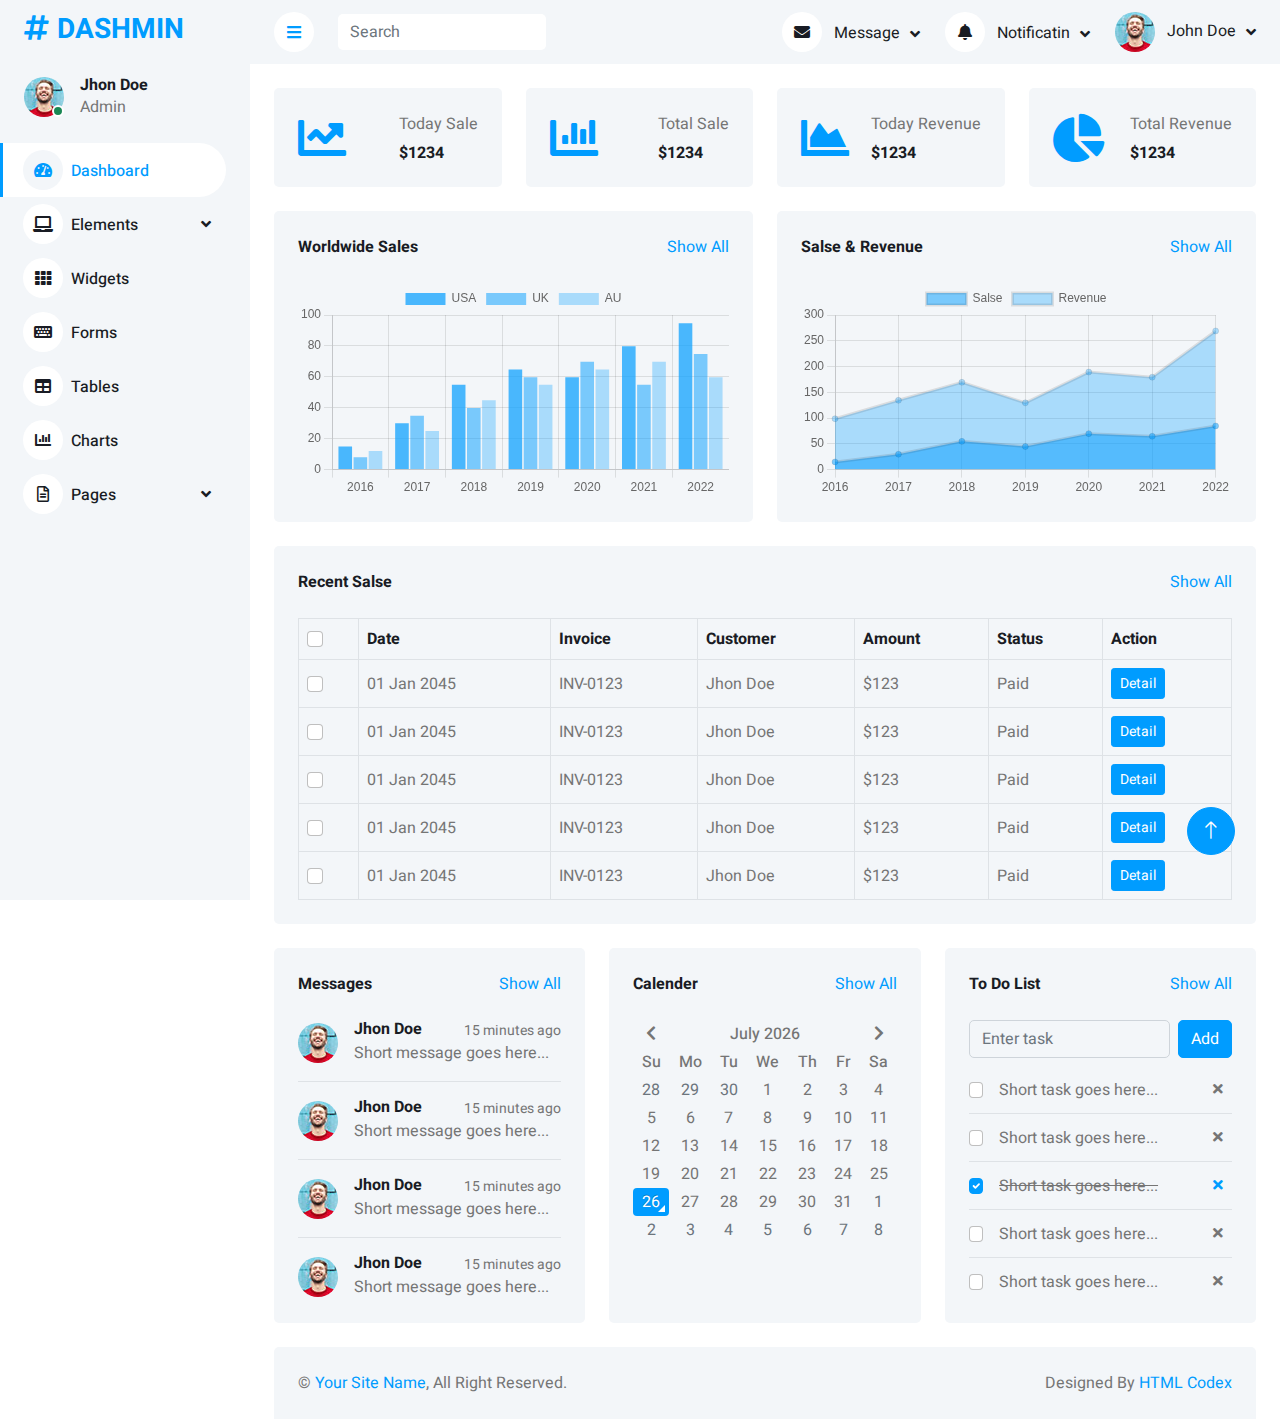
<file: PRJ381 Project - Template/index.html>
<!DOCTYPE html>
<html lang="en">

<head>
    <meta charset="utf-8">
    <title>DASHMIN - Bootstrap Admin Template</title>
    <meta content="width=device-width, initial-scale=1.0" name="viewport">
    <meta content="" name="keywords">
    <meta content="" name="description">

    <!-- Favicon -->
    <link href="img/favicon.ico" rel="icon">

    <!-- Google Web Fonts -->
    <link rel="preconnect" href="https://fonts.googleapis.com">
    <link rel="preconnect" href="https://fonts.gstatic.com" crossorigin>
    <link href="https://fonts.googleapis.com/css2?family=Heebo:wght@400;500;600;700&display=swap" rel="stylesheet">
    
    <!-- Icon Font Stylesheet -->
    <link href="https://cdnjs.cloudflare.com/ajax/libs/font-awesome/5.10.0/css/all.min.css" rel="stylesheet">
    <link href="https://cdn.jsdelivr.net/npm/bootstrap-icons@1.4.1/font/bootstrap-icons.css" rel="stylesheet">

    <!-- Libraries Stylesheet -->
    <link href="lib/owlcarousel/assets/owl.carousel.min.css" rel="stylesheet">
    <link href="lib/tempusdominus/css/tempusdominus-bootstrap-4.min.css" rel="stylesheet" />

    <!-- Customized Bootstrap Stylesheet -->
    <link href="css/bootstrap.min.css" rel="stylesheet">

    <!-- Template Stylesheet -->
    <link href="css/style.css" rel="stylesheet">
</head>

<body>
    <div class="container-fluid position-relative bg-white d-flex p-0">
        <!-- Spinner Start -->
        <div id="spinner" class="show bg-white position-fixed translate-middle w-100 vh-100 top-50 start-50 d-flex align-items-center justify-content-center">
            <div class="spinner-border text-primary" style="width: 3rem; height: 3rem;" role="status">
                <span class="sr-only">Loading...</span>
            </div>
        </div>
        <!-- Spinner End -->


        <!-- Sidebar Start -->
        <div class="sidebar pe-4 pb-3">
            <nav class="navbar bg-light navbar-light">
                <a href="index.html" class="navbar-brand mx-4 mb-3">
                    <h3 class="text-primary"><i class="fa fa-hashtag me-2"></i>DASHMIN</h3>
                </a>
                <div class="d-flex align-items-center ms-4 mb-4">
                    <div class="position-relative">
                        <img class="rounded-circle" src="img/user.jpg" alt="" style="width: 40px; height: 40px;">
                        <div class="bg-success rounded-circle border border-2 border-white position-absolute end-0 bottom-0 p-1"></div>
                    </div>
                    <div class="ms-3">
                        <h6 class="mb-0">Jhon Doe</h6>
                        <span>Admin</span>
                    </div>
                </div>
                <div class="navbar-nav w-100">
                    <a href="index.html" class="nav-item nav-link active"><i class="fa fa-tachometer-alt me-2"></i>Dashboard</a>
                    <div class="nav-item dropdown">
                        <a href="#" class="nav-link dropdown-toggle" data-bs-toggle="dropdown"><i class="fa fa-laptop me-2"></i>Elements</a>
                        <div class="dropdown-menu bg-transparent border-0">
                            <a href="button.html" class="dropdown-item">Buttons</a>
                            <a href="typography.html" class="dropdown-item">Typography</a>
                            <a href="element.html" class="dropdown-item">Other Elements</a>
                        </div>
                    </div>
                    <a href="widget.html" class="nav-item nav-link"><i class="fa fa-th me-2"></i>Widgets</a>
                    <a href="form.html" class="nav-item nav-link"><i class="fa fa-keyboard me-2"></i>Forms</a>
                    <a href="table.html" class="nav-item nav-link"><i class="fa fa-table me-2"></i>Tables</a>
                    <a href="chart.html" class="nav-item nav-link"><i class="fa fa-chart-bar me-2"></i>Charts</a>
                    <div class="nav-item dropdown">
                        <a href="#" class="nav-link dropdown-toggle" data-bs-toggle="dropdown"><i class="far fa-file-alt me-2"></i>Pages</a>
                        <div class="dropdown-menu bg-transparent border-0">
                            <a href="signin.html" class="dropdown-item">Sign In</a>
                            <a href="signup.html" class="dropdown-item">Sign Up</a>
                            <a href="404.html" class="dropdown-item">404 Error</a>
                            <a href="blank.html" class="dropdown-item">Blank Page</a>
                        </div>
                    </div>
                </div>
            </nav>
        </div>
        <!-- Sidebar End -->


        <!-- Content Start -->
        <div class="content">
            <!-- Navbar Start -->
            <nav class="navbar navbar-expand bg-light navbar-light sticky-top px-4 py-0">
                <a href="index.html" class="navbar-brand d-flex d-lg-none me-4">
                    <h2 class="text-primary mb-0"><i class="fa fa-hashtag"></i></h2>
                </a>
                <a href="#" class="sidebar-toggler flex-shrink-0">
                    <i class="fa fa-bars"></i>
                </a>
                <form class="d-none d-md-flex ms-4">
                    <input class="form-control border-0" type="search" placeholder="Search">
                </form>
                <div class="navbar-nav align-items-center ms-auto">
                    <div class="nav-item dropdown">
                        <a href="#" class="nav-link dropdown-toggle" data-bs-toggle="dropdown">
                            <i class="fa fa-envelope me-lg-2"></i>
                            <span class="d-none d-lg-inline-flex">Message</span>
                        </a>
                        <div class="dropdown-menu dropdown-menu-end bg-light border-0 rounded-0 rounded-bottom m-0">
                            <a href="#" class="dropdown-item">
                                <div class="d-flex align-items-center">
                                    <img class="rounded-circle" src="img/user.jpg" alt="" style="width: 40px; height: 40px;">
                                    <div class="ms-2">
                                        <h6 class="fw-normal mb-0">Jhon send you a message</h6>
                                        <small>15 minutes ago</small>
                                    </div>
                                </div>
                            </a>
                            <hr class="dropdown-divider">
                            <a href="#" class="dropdown-item">
                                <div class="d-flex align-items-center">
                                    <img class="rounded-circle" src="img/user.jpg" alt="" style="width: 40px; height: 40px;">
                                    <div class="ms-2">
                                        <h6 class="fw-normal mb-0">Jhon send you a message</h6>
                                        <small>15 minutes ago</small>
                                    </div>
                                </div>
                            </a>
                            <hr class="dropdown-divider">
                            <a href="#" class="dropdown-item">
                                <div class="d-flex align-items-center">
                                    <img class="rounded-circle" src="img/user.jpg" alt="" style="width: 40px; height: 40px;">
                                    <div class="ms-2">
                                        <h6 class="fw-normal mb-0">Jhon send you a message</h6>
                                        <small>15 minutes ago</small>
                                    </div>
                                </div>
                            </a>
                            <hr class="dropdown-divider">
                            <a href="#" class="dropdown-item text-center">See all message</a>
                        </div>
                    </div>
                    <div class="nav-item dropdown">
                        <a href="#" class="nav-link dropdown-toggle" data-bs-toggle="dropdown">
                            <i class="fa fa-bell me-lg-2"></i>
                            <span class="d-none d-lg-inline-flex">Notificatin</span>
                        </a>
                        <div class="dropdown-menu dropdown-menu-end bg-light border-0 rounded-0 rounded-bottom m-0">
                            <a href="#" class="dropdown-item">
                                <h6 class="fw-normal mb-0">Profile updated</h6>
                                <small>15 minutes ago</small>
                            </a>
                            <hr class="dropdown-divider">
                            <a href="#" class="dropdown-item">
                                <h6 class="fw-normal mb-0">New user added</h6>
                                <small>15 minutes ago</small>
                            </a>
                            <hr class="dropdown-divider">
                            <a href="#" class="dropdown-item">
                                <h6 class="fw-normal mb-0">Password changed</h6>
                                <small>15 minutes ago</small>
                            </a>
                            <hr class="dropdown-divider">
                            <a href="#" class="dropdown-item text-center">See all notifications</a>
                        </div>
                    </div>
                    <div class="nav-item dropdown">
                        <a href="#" class="nav-link dropdown-toggle" data-bs-toggle="dropdown">
                            <img class="rounded-circle me-lg-2" src="img/user.jpg" alt="" style="width: 40px; height: 40px;">
                            <span class="d-none d-lg-inline-flex">John Doe</span>
                        </a>
                        <div class="dropdown-menu dropdown-menu-end bg-light border-0 rounded-0 rounded-bottom m-0">
                            <a href="#" class="dropdown-item">My Profile</a>
                            <a href="#" class="dropdown-item">Settings</a>
                            <a href="#" class="dropdown-item">Log Out</a>
                        </div>
                    </div>
                </div>
            </nav>
            <!-- Navbar End -->


            <!-- Sale & Revenue Start -->
            <div class="container-fluid pt-4 px-4">
                <div class="row g-4">
                    <div class="col-sm-6 col-xl-3">
                        <div class="bg-light rounded d-flex align-items-center justify-content-between p-4">
                            <i class="fa fa-chart-line fa-3x text-primary"></i>
                            <div class="ms-3">
                                <p class="mb-2">Today Sale</p>
                                <h6 class="mb-0">$1234</h6>
                            </div>
                        </div>
                    </div>
                    <div class="col-sm-6 col-xl-3">
                        <div class="bg-light rounded d-flex align-items-center justify-content-between p-4">
                            <i class="fa fa-chart-bar fa-3x text-primary"></i>
                            <div class="ms-3">
                                <p class="mb-2">Total Sale</p>
                                <h6 class="mb-0">$1234</h6>
                            </div>
                        </div>
                    </div>
                    <div class="col-sm-6 col-xl-3">
                        <div class="bg-light rounded d-flex align-items-center justify-content-between p-4">
                            <i class="fa fa-chart-area fa-3x text-primary"></i>
                            <div class="ms-3">
                                <p class="mb-2">Today Revenue</p>
                                <h6 class="mb-0">$1234</h6>
                            </div>
                        </div>
                    </div>
                    <div class="col-sm-6 col-xl-3">
                        <div class="bg-light rounded d-flex align-items-center justify-content-between p-4">
                            <i class="fa fa-chart-pie fa-3x text-primary"></i>
                            <div class="ms-3">
                                <p class="mb-2">Total Revenue</p>
                                <h6 class="mb-0">$1234</h6>
                            </div>
                        </div>
                    </div>
                </div>
            </div>
            <!-- Sale & Revenue End -->


            <!-- Sales Chart Start -->
            <div class="container-fluid pt-4 px-4">
                <div class="row g-4">
                    <div class="col-sm-12 col-xl-6">
                        <div class="bg-light text-center rounded p-4">
                            <div class="d-flex align-items-center justify-content-between mb-4">
                                <h6 class="mb-0">Worldwide Sales</h6>
                                <a href="">Show All</a>
                            </div>
                            <canvas id="worldwide-sales"></canvas>
                        </div>
                    </div>
                    <div class="col-sm-12 col-xl-6">
                        <div class="bg-light text-center rounded p-4">
                            <div class="d-flex align-items-center justify-content-between mb-4">
                                <h6 class="mb-0">Salse & Revenue</h6>
                                <a href="">Show All</a>
                            </div>
                            <canvas id="salse-revenue"></canvas>
                        </div>
                    </div>
                </div>
            </div>
            <!-- Sales Chart End -->


            <!-- Recent Sales Start -->
            <div class="container-fluid pt-4 px-4">
                <div class="bg-light text-center rounded p-4">
                    <div class="d-flex align-items-center justify-content-between mb-4">
                        <h6 class="mb-0">Recent Salse</h6>
                        <a href="">Show All</a>
                    </div>
                    <div class="table-responsive">
                        <table class="table text-start align-middle table-bordered table-hover mb-0">
                            <thead>
                                <tr class="text-dark">
                                    <th scope="col"><input class="form-check-input" type="checkbox"></th>
                                    <th scope="col">Date</th>
                                    <th scope="col">Invoice</th>
                                    <th scope="col">Customer</th>
                                    <th scope="col">Amount</th>
                                    <th scope="col">Status</th>
                                    <th scope="col">Action</th>
                                </tr>
                            </thead>
                            <tbody>
                                <tr>
                                    <td><input class="form-check-input" type="checkbox"></td>
                                    <td>01 Jan 2045</td>
                                    <td>INV-0123</td>
                                    <td>Jhon Doe</td>
                                    <td>$123</td>
                                    <td>Paid</td>
                                    <td><a class="btn btn-sm btn-primary" href="">Detail</a></td>
                                </tr>
                                <tr>
                                    <td><input class="form-check-input" type="checkbox"></td>
                                    <td>01 Jan 2045</td>
                                    <td>INV-0123</td>
                                    <td>Jhon Doe</td>
                                    <td>$123</td>
                                    <td>Paid</td>
                                    <td><a class="btn btn-sm btn-primary" href="">Detail</a></td>
                                </tr>
                                <tr>
                                    <td><input class="form-check-input" type="checkbox"></td>
                                    <td>01 Jan 2045</td>
                                    <td>INV-0123</td>
                                    <td>Jhon Doe</td>
                                    <td>$123</td>
                                    <td>Paid</td>
                                    <td><a class="btn btn-sm btn-primary" href="">Detail</a></td>
                                </tr>
                                <tr>
                                    <td><input class="form-check-input" type="checkbox"></td>
                                    <td>01 Jan 2045</td>
                                    <td>INV-0123</td>
                                    <td>Jhon Doe</td>
                                    <td>$123</td>
                                    <td>Paid</td>
                                    <td><a class="btn btn-sm btn-primary" href="">Detail</a></td>
                                </tr>
                                <tr>
                                    <td><input class="form-check-input" type="checkbox"></td>
                                    <td>01 Jan 2045</td>
                                    <td>INV-0123</td>
                                    <td>Jhon Doe</td>
                                    <td>$123</td>
                                    <td>Paid</td>
                                    <td><a class="btn btn-sm btn-primary" href="">Detail</a></td>
                                </tr>
                            </tbody>
                        </table>
                    </div>
                </div>
            </div>
            <!-- Recent Sales End -->


            <!-- Widgets Start -->
            <div class="container-fluid pt-4 px-4">
                <div class="row g-4">
                    <div class="col-sm-12 col-md-6 col-xl-4">
                        <div class="h-100 bg-light rounded p-4">
                            <div class="d-flex align-items-center justify-content-between mb-2">
                                <h6 class="mb-0">Messages</h6>
                                <a href="">Show All</a>
                            </div>
                            <div class="d-flex align-items-center border-bottom py-3">
                                <img class="rounded-circle flex-shrink-0" src="img/user.jpg" alt="" style="width: 40px; height: 40px;">
                                <div class="w-100 ms-3">
                                    <div class="d-flex w-100 justify-content-between">
                                        <h6 class="mb-0">Jhon Doe</h6>
                                        <small>15 minutes ago</small>
                                    </div>
                                    <span>Short message goes here...</span>
                                </div>
                            </div>
                            <div class="d-flex align-items-center border-bottom py-3">
                                <img class="rounded-circle flex-shrink-0" src="img/user.jpg" alt="" style="width: 40px; height: 40px;">
                                <div class="w-100 ms-3">
                                    <div class="d-flex w-100 justify-content-between">
                                        <h6 class="mb-0">Jhon Doe</h6>
                                        <small>15 minutes ago</small>
                                    </div>
                                    <span>Short message goes here...</span>
                                </div>
                            </div>
                            <div class="d-flex align-items-center border-bottom py-3">
                                <img class="rounded-circle flex-shrink-0" src="img/user.jpg" alt="" style="width: 40px; height: 40px;">
                                <div class="w-100 ms-3">
                                    <div class="d-flex w-100 justify-content-between">
                                        <h6 class="mb-0">Jhon Doe</h6>
                                        <small>15 minutes ago</small>
                                    </div>
                                    <span>Short message goes here...</span>
                                </div>
                            </div>
                            <div class="d-flex align-items-center pt-3">
                                <img class="rounded-circle flex-shrink-0" src="img/user.jpg" alt="" style="width: 40px; height: 40px;">
                                <div class="w-100 ms-3">
                                    <div class="d-flex w-100 justify-content-between">
                                        <h6 class="mb-0">Jhon Doe</h6>
                                        <small>15 minutes ago</small>
                                    </div>
                                    <span>Short message goes here...</span>
                                </div>
                            </div>
                        </div>
                    </div>
                    <div class="col-sm-12 col-md-6 col-xl-4">
                        <div class="h-100 bg-light rounded p-4">
                            <div class="d-flex align-items-center justify-content-between mb-4">
                                <h6 class="mb-0">Calender</h6>
                                <a href="">Show All</a>
                            </div>
                            <div id="calender"></div>
                        </div>
                    </div>
                    <div class="col-sm-12 col-md-6 col-xl-4">
                        <div class="h-100 bg-light rounded p-4">
                            <div class="d-flex align-items-center justify-content-between mb-4">
                                <h6 class="mb-0">To Do List</h6>
                                <a href="">Show All</a>
                            </div>
                            <div class="d-flex mb-2">
                                <input class="form-control bg-transparent" type="text" placeholder="Enter task">
                                <button type="button" class="btn btn-primary ms-2">Add</button>
                            </div>
                            <div class="d-flex align-items-center border-bottom py-2">
                                <input class="form-check-input m-0" type="checkbox">
                                <div class="w-100 ms-3">
                                    <div class="d-flex w-100 align-items-center justify-content-between">
                                        <span>Short task goes here...</span>
                                        <button class="btn btn-sm"><i class="fa fa-times"></i></button>
                                    </div>
                                </div>
                            </div>
                            <div class="d-flex align-items-center border-bottom py-2">
                                <input class="form-check-input m-0" type="checkbox">
                                <div class="w-100 ms-3">
                                    <div class="d-flex w-100 align-items-center justify-content-between">
                                        <span>Short task goes here...</span>
                                        <button class="btn btn-sm"><i class="fa fa-times"></i></button>
                                    </div>
                                </div>
                            </div>
                            <div class="d-flex align-items-center border-bottom py-2">
                                <input class="form-check-input m-0" type="checkbox" checked>
                                <div class="w-100 ms-3">
                                    <div class="d-flex w-100 align-items-center justify-content-between">
                                        <span><del>Short task goes here...</del></span>
                                        <button class="btn btn-sm text-primary"><i class="fa fa-times"></i></button>
                                    </div>
                                </div>
                            </div>
                            <div class="d-flex align-items-center border-bottom py-2">
                                <input class="form-check-input m-0" type="checkbox">
                                <div class="w-100 ms-3">
                                    <div class="d-flex w-100 align-items-center justify-content-between">
                                        <span>Short task goes here...</span>
                                        <button class="btn btn-sm"><i class="fa fa-times"></i></button>
                                    </div>
                                </div>
                            </div>
                            <div class="d-flex align-items-center pt-2">
                                <input class="form-check-input m-0" type="checkbox">
                                <div class="w-100 ms-3">
                                    <div class="d-flex w-100 align-items-center justify-content-between">
                                        <span>Short task goes here...</span>
                                        <button class="btn btn-sm"><i class="fa fa-times"></i></button>
                                    </div>
                                </div>
                            </div>
                        </div>
                    </div>
                </div>
            </div>
            <!-- Widgets End -->


            <!-- Footer Start -->
            <div class="container-fluid pt-4 px-4">
                <div class="bg-light rounded-top p-4">
                    <div class="row">
                        <div class="col-12 col-sm-6 text-center text-sm-start">
                            &copy; <a href="#">Your Site Name</a>, All Right Reserved. 
                        </div>
                        <div class="col-12 col-sm-6 text-center text-sm-end">
                            <!--/*** This template is free as long as you keep the footer author’s credit link/attribution link/backlink. If you'd like to use the template without the footer author’s credit link/attribution link/backlink, you can purchase the Credit Removal License from "https://htmlcodex.com/credit-removal". Thank you for your support. ***/-->
                            Designed By <a href="https://htmlcodex.com">HTML Codex</a>
                        </div>
                    </div>
                </div>
            </div>
            <!-- Footer End -->
        </div>
        <!-- Content End -->


        <!-- Back to Top -->
        <a href="#" class="btn btn-lg btn-primary btn-lg-square back-to-top"><i class="bi bi-arrow-up"></i></a>
    </div>

    <!-- JavaScript Libraries -->
    <script src="https://code.jquery.com/jquery-3.4.1.min.js"></script>
    <script src="https://cdn.jsdelivr.net/npm/bootstrap@5.0.0/dist/js/bootstrap.bundle.min.js"></script>
    <script src="lib/chart/chart.min.js"></script>
    <script src="lib/easing/easing.min.js"></script>
    <script src="lib/waypoints/waypoints.min.js"></script>
    <script src="lib/owlcarousel/owl.carousel.min.js"></script>
    <script src="lib/tempusdominus/js/moment.min.js"></script>
    <script src="lib/tempusdominus/js/moment-timezone.min.js"></script>
    <script src="lib/tempusdominus/js/tempusdominus-bootstrap-4.min.js"></script>

    <!-- Template Javascript -->
    <script src="js/main.js"></script>
</body>

</html>
</file>
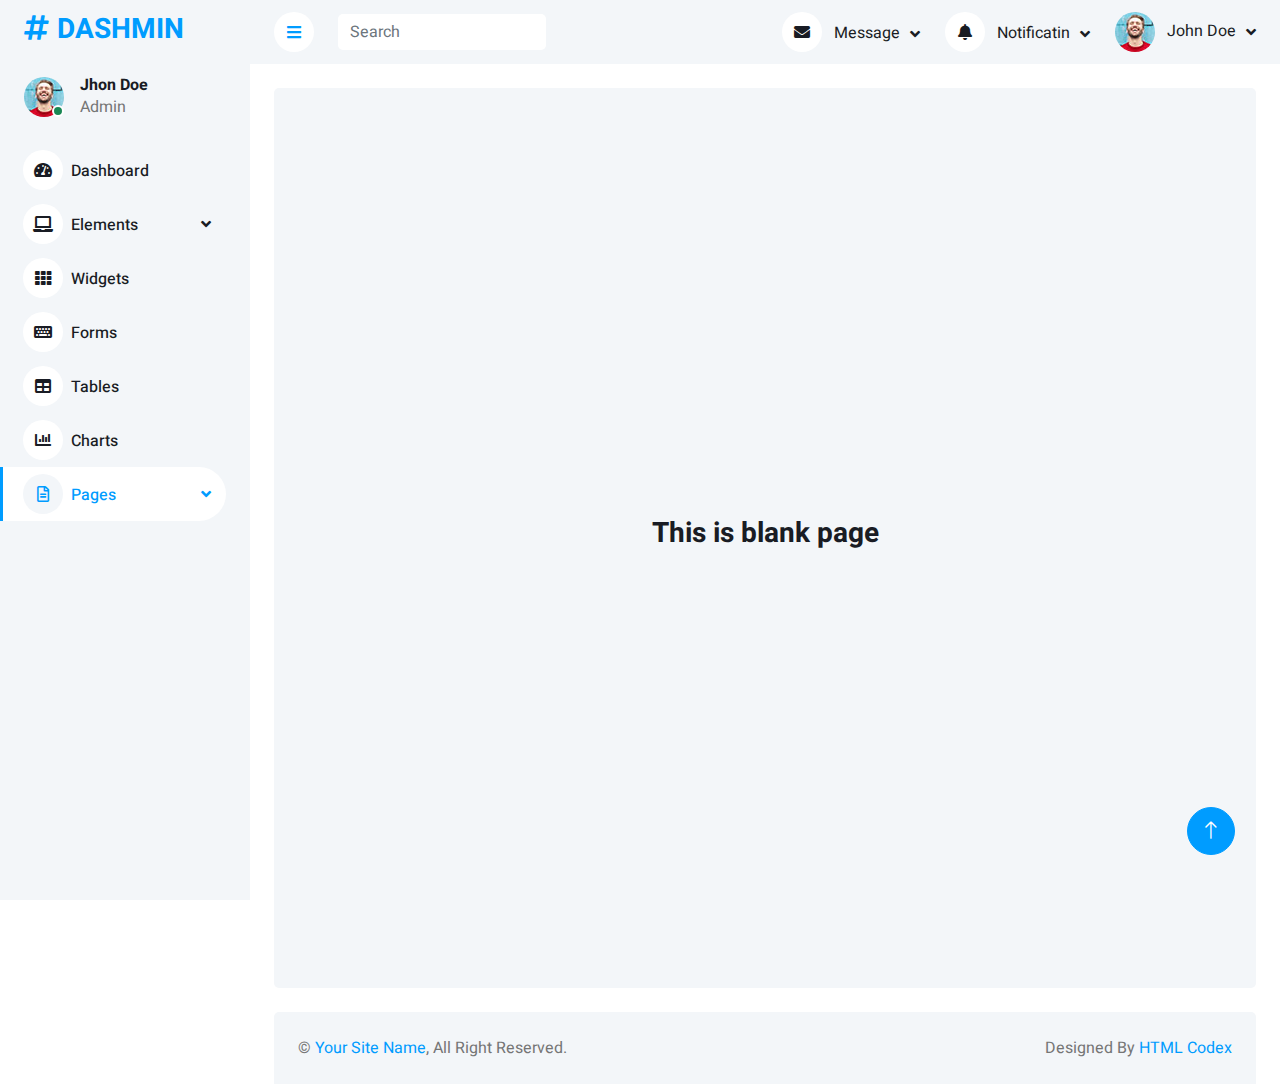
<file: PRJ381 Project - Template/blank.html>
<!DOCTYPE html>
<html lang="en">

<head>
    <meta charset="utf-8">
    <title>DASHMIN - Bootstrap Admin Template</title>
    <meta content="width=device-width, initial-scale=1.0" name="viewport">
    <meta content="" name="keywords">
    <meta content="" name="description">

    <!-- Favicon -->
    <link href="img/favicon.ico" rel="icon">

    <!-- Google Web Fonts -->
    <link rel="preconnect" href="https://fonts.googleapis.com">
    <link rel="preconnect" href="https://fonts.gstatic.com" crossorigin>
    <link href="https://fonts.googleapis.com/css2?family=Heebo:wght@400;500;600;700&display=swap" rel="stylesheet">
    
    <!-- Icon Font Stylesheet -->
    <link href="https://cdnjs.cloudflare.com/ajax/libs/font-awesome/5.10.0/css/all.min.css" rel="stylesheet">
    <link href="https://cdn.jsdelivr.net/npm/bootstrap-icons@1.4.1/font/bootstrap-icons.css" rel="stylesheet">

    <!-- Libraries Stylesheet -->
    <link href="lib/owlcarousel/assets/owl.carousel.min.css" rel="stylesheet">
    <link href="lib/tempusdominus/css/tempusdominus-bootstrap-4.min.css" rel="stylesheet" />

    <!-- Customized Bootstrap Stylesheet -->
    <link href="css/bootstrap.min.css" rel="stylesheet">

    <!-- Template Stylesheet -->
    <link href="css/style.css" rel="stylesheet">
</head>

<body>
    <div class="container-fluid position-relative bg-white d-flex p-0">
        <!-- Spinner Start -->
        <div id="spinner" class="show bg-white position-fixed translate-middle w-100 vh-100 top-50 start-50 d-flex align-items-center justify-content-center">
            <div class="spinner-border text-primary" style="width: 3rem; height: 3rem;" role="status">
                <span class="sr-only">Loading...</span>
            </div>
        </div>
        <!-- Spinner End -->


        <!-- Sidebar Start -->
        <div class="sidebar pe-4 pb-3">
            <nav class="navbar bg-light navbar-light">
                <a href="index.html" class="navbar-brand mx-4 mb-3">
                    <h3 class="text-primary"><i class="fa fa-hashtag me-2"></i>DASHMIN</h3>
                </a>
                <div class="d-flex align-items-center ms-4 mb-4">
                    <div class="position-relative">
                        <img class="rounded-circle" src="img/user.jpg" alt="" style="width: 40px; height: 40px;">
                        <div class="bg-success rounded-circle border border-2 border-white position-absolute end-0 bottom-0 p-1"></div>
                    </div>
                    <div class="ms-3">
                        <h6 class="mb-0">Jhon Doe</h6>
                        <span>Admin</span>
                    </div>
                </div>
                <div class="navbar-nav w-100">
                    <a href="index.html" class="nav-item nav-link"><i class="fa fa-tachometer-alt me-2"></i>Dashboard</a>
                    <div class="nav-item dropdown">
                        <a href="#" class="nav-link dropdown-toggle" data-bs-toggle="dropdown"><i class="fa fa-laptop me-2"></i>Elements</a>
                        <div class="dropdown-menu bg-transparent border-0">
                            <a href="button.html" class="dropdown-item">Buttons</a>
                            <a href="typography.html" class="dropdown-item">Typography</a>
                            <a href="element.html" class="dropdown-item">Other Elements</a>
                        </div>
                    </div>
                    <a href="widget.html" class="nav-item nav-link"><i class="fa fa-th me-2"></i>Widgets</a>
                    <a href="form.html" class="nav-item nav-link"><i class="fa fa-keyboard me-2"></i>Forms</a>
                    <a href="table.html" class="nav-item nav-link"><i class="fa fa-table me-2"></i>Tables</a>
                    <a href="chart.html" class="nav-item nav-link"><i class="fa fa-chart-bar me-2"></i>Charts</a>
                    <div class="nav-item dropdown">
                        <a href="#" class="nav-link dropdown-toggle active" data-bs-toggle="dropdown"><i class="far fa-file-alt me-2"></i>Pages</a>
                        <div class="dropdown-menu bg-transparent border-0">
                            <a href="signin.html" class="dropdown-item">Sign In</a>
                            <a href="signup.html" class="dropdown-item">Sign Up</a>
                            <a href="404.html" class="dropdown-item">404 Error</a>
                            <a href="blank.html" class="dropdown-item active">Blank Page</a>
                        </div>
                    </div>
                </div>
            </nav>
        </div>
        <!-- Sidebar End -->


        <!-- Content Start -->
        <div class="content">
            <!-- Navbar Start -->
            <nav class="navbar navbar-expand bg-light navbar-light sticky-top px-4 py-0">
                <a href="index.html" class="navbar-brand d-flex d-lg-none me-4">
                    <h2 class="text-primary mb-0"><i class="fa fa-hashtag"></i></h2>
                </a>
                <a href="#" class="sidebar-toggler flex-shrink-0">
                    <i class="fa fa-bars"></i>
                </a>
                <form class="d-none d-md-flex ms-4">
                    <input class="form-control border-0" type="search" placeholder="Search">
                </form>
                <div class="navbar-nav align-items-center ms-auto">
                    <div class="nav-item dropdown">
                        <a href="#" class="nav-link dropdown-toggle" data-bs-toggle="dropdown">
                            <i class="fa fa-envelope me-lg-2"></i>
                            <span class="d-none d-lg-inline-flex">Message</span>
                        </a>
                        <div class="dropdown-menu dropdown-menu-end bg-light border-0 rounded-0 rounded-bottom m-0">
                            <a href="#" class="dropdown-item">
                                <div class="d-flex align-items-center">
                                    <img class="rounded-circle" src="img/user.jpg" alt="" style="width: 40px; height: 40px;">
                                    <div class="ms-2">
                                        <h6 class="fw-normal mb-0">Jhon send you a message</h6>
                                        <small>15 minutes ago</small>
                                    </div>
                                </div>
                            </a>
                            <hr class="dropdown-divider">
                            <a href="#" class="dropdown-item">
                                <div class="d-flex align-items-center">
                                    <img class="rounded-circle" src="img/user.jpg" alt="" style="width: 40px; height: 40px;">
                                    <div class="ms-2">
                                        <h6 class="fw-normal mb-0">Jhon send you a message</h6>
                                        <small>15 minutes ago</small>
                                    </div>
                                </div>
                            </a>
                            <hr class="dropdown-divider">
                            <a href="#" class="dropdown-item">
                                <div class="d-flex align-items-center">
                                    <img class="rounded-circle" src="img/user.jpg" alt="" style="width: 40px; height: 40px;">
                                    <div class="ms-2">
                                        <h6 class="fw-normal mb-0">Jhon send you a message</h6>
                                        <small>15 minutes ago</small>
                                    </div>
                                </div>
                            </a>
                            <hr class="dropdown-divider">
                            <a href="#" class="dropdown-item text-center">See all message</a>
                        </div>
                    </div>
                    <div class="nav-item dropdown">
                        <a href="#" class="nav-link dropdown-toggle" data-bs-toggle="dropdown">
                            <i class="fa fa-bell me-lg-2"></i>
                            <span class="d-none d-lg-inline-flex">Notificatin</span>
                        </a>
                        <div class="dropdown-menu dropdown-menu-end bg-light border-0 rounded-0 rounded-bottom m-0">
                            <a href="#" class="dropdown-item">
                                <h6 class="fw-normal mb-0">Profile updated</h6>
                                <small>15 minutes ago</small>
                            </a>
                            <hr class="dropdown-divider">
                            <a href="#" class="dropdown-item">
                                <h6 class="fw-normal mb-0">New user added</h6>
                                <small>15 minutes ago</small>
                            </a>
                            <hr class="dropdown-divider">
                            <a href="#" class="dropdown-item">
                                <h6 class="fw-normal mb-0">Password changed</h6>
                                <small>15 minutes ago</small>
                            </a>
                            <hr class="dropdown-divider">
                            <a href="#" class="dropdown-item text-center">See all notifications</a>
                        </div>
                    </div>
                    <div class="nav-item dropdown">
                        <a href="#" class="nav-link dropdown-toggle" data-bs-toggle="dropdown">
                            <img class="rounded-circle me-lg-2" src="img/user.jpg" alt="" style="width: 40px; height: 40px;">
                            <span class="d-none d-lg-inline-flex">John Doe</span>
                        </a>
                        <div class="dropdown-menu dropdown-menu-end bg-light border-0 rounded-0 rounded-bottom m-0">
                            <a href="#" class="dropdown-item">My Profile</a>
                            <a href="#" class="dropdown-item">Settings</a>
                            <a href="#" class="dropdown-item">Log Out</a>
                        </div>
                    </div>
                </div>
            </nav>
            <!-- Navbar End -->


            <!-- Blank Start -->
            <div class="container-fluid pt-4 px-4">
                <div class="row vh-100 bg-light rounded align-items-center justify-content-center mx-0">
                    <div class="col-md-6 text-center">
                        <h3>This is blank page</h3>
                    </div>
                </div>
            </div>
            <!-- Blank End -->


            <!-- Footer Start -->
            <div class="container-fluid pt-4 px-4">
                <div class="bg-light rounded-top p-4">
                    <div class="row">
                        <div class="col-12 col-sm-6 text-center text-sm-start">
                            &copy; <a href="#">Your Site Name</a>, All Right Reserved. 
                        </div>
                        <div class="col-12 col-sm-6 text-center text-sm-end">
                            <!--/*** This template is free as long as you keep the footer author’s credit link/attribution link/backlink. If you'd like to use the template without the footer author’s credit link/attribution link/backlink, you can purchase the Credit Removal License from "https://htmlcodex.com/credit-removal". Thank you for your support. ***/-->
                            Designed By <a href="https://htmlcodex.com">HTML Codex</a>
                        </div>
                    </div>
                </div>
            </div>
            <!-- Footer End -->
        </div>
        <!-- Content End -->


        <!-- Back to Top -->
        <a href="#" class="btn btn-lg btn-primary btn-lg-square back-to-top"><i class="bi bi-arrow-up"></i></a>
    </div>

    <!-- JavaScript Libraries -->
    <script src="https://code.jquery.com/jquery-3.4.1.min.js"></script>
    <script src="https://cdn.jsdelivr.net/npm/bootstrap@5.0.0/dist/js/bootstrap.bundle.min.js"></script>
    <script src="lib/chart/chart.min.js"></script>
    <script src="lib/easing/easing.min.js"></script>
    <script src="lib/waypoints/waypoints.min.js"></script>
    <script src="lib/owlcarousel/owl.carousel.min.js"></script>
    <script src="lib/tempusdominus/js/moment.min.js"></script>
    <script src="lib/tempusdominus/js/moment-timezone.min.js"></script>
    <script src="lib/tempusdominus/js/tempusdominus-bootstrap-4.min.js"></script>

    <!-- Template Javascript -->
    <script src="js/main.js"></script>
</body>

</html>
</file>
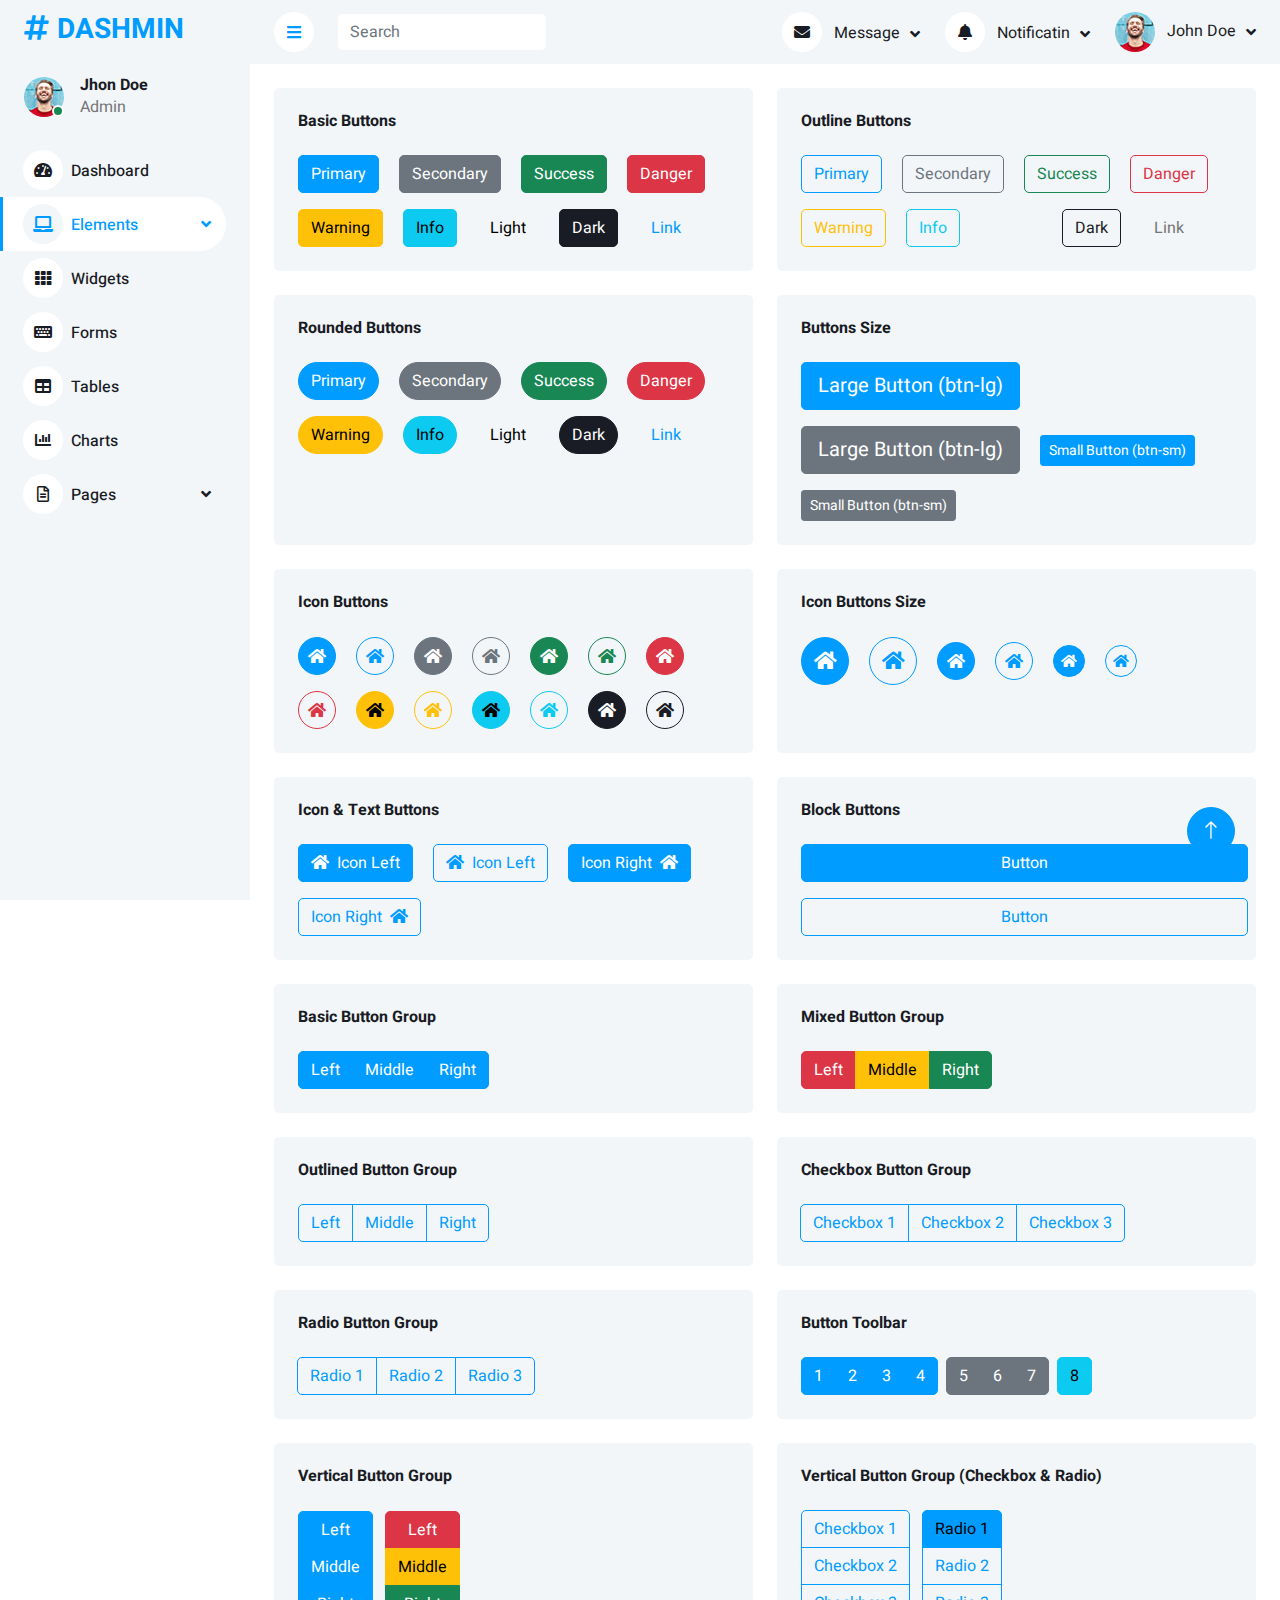
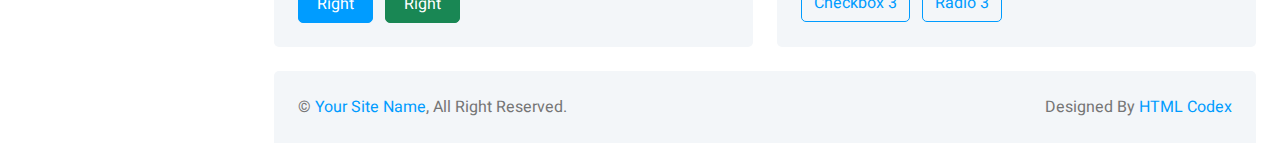
<file: PRJ381 Project - Template/button.html>
<!DOCTYPE html>
<html lang="en">

<head>
    <meta charset="utf-8">
    <title>DASHMIN - Bootstrap Admin Template</title>
    <meta content="width=device-width, initial-scale=1.0" name="viewport">
    <meta content="" name="keywords">
    <meta content="" name="description">

    <!-- Favicon -->
    <link href="img/favicon.ico" rel="icon">

    <!-- Google Web Fonts -->
    <link rel="preconnect" href="https://fonts.googleapis.com">
    <link rel="preconnect" href="https://fonts.gstatic.com" crossorigin>
    <link href="https://fonts.googleapis.com/css2?family=Heebo:wght@400;500;600;700&display=swap" rel="stylesheet">
    
    <!-- Icon Font Stylesheet -->
    <link href="https://cdnjs.cloudflare.com/ajax/libs/font-awesome/5.10.0/css/all.min.css" rel="stylesheet">
    <link href="https://cdn.jsdelivr.net/npm/bootstrap-icons@1.4.1/font/bootstrap-icons.css" rel="stylesheet">

    <!-- Libraries Stylesheet -->
    <link href="lib/owlcarousel/assets/owl.carousel.min.css" rel="stylesheet">
    <link href="lib/tempusdominus/css/tempusdominus-bootstrap-4.min.css" rel="stylesheet" />

    <!-- Customized Bootstrap Stylesheet -->
    <link href="css/bootstrap.min.css" rel="stylesheet">

    <!-- Template Stylesheet -->
    <link href="css/style.css" rel="stylesheet">
</head>

<body>
    <div class="container-fluid position-relative bg-white d-flex p-0">
        <!-- Spinner Start -->
        <div id="spinner" class="show bg-white position-fixed translate-middle w-100 vh-100 top-50 start-50 d-flex align-items-center justify-content-center">
            <div class="spinner-border text-primary" style="width: 3rem; height: 3rem;" role="status">
                <span class="sr-only">Loading...</span>
            </div>
        </div>
        <!-- Spinner End -->


        <!-- Sidebar Start -->
        <div class="sidebar pe-4 pb-3">
            <nav class="navbar bg-light navbar-light">
                <a href="index.html" class="navbar-brand mx-4 mb-3">
                    <h3 class="text-primary"><i class="fa fa-hashtag me-2"></i>DASHMIN</h3>
                </a>
                <div class="d-flex align-items-center ms-4 mb-4">
                    <div class="position-relative">
                        <img class="rounded-circle" src="img/user.jpg" alt="" style="width: 40px; height: 40px;">
                        <div class="bg-success rounded-circle border border-2 border-white position-absolute end-0 bottom-0 p-1"></div>
                    </div>
                    <div class="ms-3">
                        <h6 class="mb-0">Jhon Doe</h6>
                        <span>Admin</span>
                    </div>
                </div>
                <div class="navbar-nav w-100">
                    <a href="index.html" class="nav-item nav-link"><i class="fa fa-tachometer-alt me-2"></i>Dashboard</a>
                    <div class="nav-item dropdown">
                        <a href="#" class="nav-link dropdown-toggle active" data-bs-toggle="dropdown"><i class="fa fa-laptop me-2"></i>Elements</a>
                        <div class="dropdown-menu bg-transparent border-0">
                            <a href="button.html" class="dropdown-item active">Buttons</a>
                            <a href="typography.html" class="dropdown-item">Typography</a>
                            <a href="element.html" class="dropdown-item">Other Elements</a>
                        </div>
                    </div>
                    <a href="widget.html" class="nav-item nav-link"><i class="fa fa-th me-2"></i>Widgets</a>
                    <a href="form.html" class="nav-item nav-link"><i class="fa fa-keyboard me-2"></i>Forms</a>
                    <a href="table.html" class="nav-item nav-link"><i class="fa fa-table me-2"></i>Tables</a>
                    <a href="chart.html" class="nav-item nav-link"><i class="fa fa-chart-bar me-2"></i>Charts</a>
                    <div class="nav-item dropdown">
                        <a href="#" class="nav-link dropdown-toggle" data-bs-toggle="dropdown"><i class="far fa-file-alt me-2"></i>Pages</a>
                        <div class="dropdown-menu bg-transparent border-0">
                            <a href="signin.html" class="dropdown-item">Sign In</a>
                            <a href="signup.html" class="dropdown-item">Sign Up</a>
                            <a href="404.html" class="dropdown-item">404 Error</a>
                            <a href="blank.html" class="dropdown-item">Blank Page</a>
                        </div>
                    </div>
                </div>
            </nav>
        </div>
        <!-- Sidebar End -->


        <!-- Content Start -->
        <div class="content">
            <!-- Navbar Start -->
            <nav class="navbar navbar-expand bg-light navbar-light sticky-top px-4 py-0">
                <a href="index.html" class="navbar-brand d-flex d-lg-none me-4">
                    <h2 class="text-primary mb-0"><i class="fa fa-hashtag"></i></h2>
                </a>
                <a href="#" class="sidebar-toggler flex-shrink-0">
                    <i class="fa fa-bars"></i>
                </a>
                <form class="d-none d-md-flex ms-4">
                    <input class="form-control border-0" type="search" placeholder="Search">
                </form>
                <div class="navbar-nav align-items-center ms-auto">
                    <div class="nav-item dropdown">
                        <a href="#" class="nav-link dropdown-toggle" data-bs-toggle="dropdown">
                            <i class="fa fa-envelope me-lg-2"></i>
                            <span class="d-none d-lg-inline-flex">Message</span>
                        </a>
                        <div class="dropdown-menu dropdown-menu-end bg-light border-0 rounded-0 rounded-bottom m-0">
                            <a href="#" class="dropdown-item">
                                <div class="d-flex align-items-center">
                                    <img class="rounded-circle" src="img/user.jpg" alt="" style="width: 40px; height: 40px;">
                                    <div class="ms-2">
                                        <h6 class="fw-normal mb-0">Jhon send you a message</h6>
                                        <small>15 minutes ago</small>
                                    </div>
                                </div>
                            </a>
                            <hr class="dropdown-divider">
                            <a href="#" class="dropdown-item">
                                <div class="d-flex align-items-center">
                                    <img class="rounded-circle" src="img/user.jpg" alt="" style="width: 40px; height: 40px;">
                                    <div class="ms-2">
                                        <h6 class="fw-normal mb-0">Jhon send you a message</h6>
                                        <small>15 minutes ago</small>
                                    </div>
                                </div>
                            </a>
                            <hr class="dropdown-divider">
                            <a href="#" class="dropdown-item">
                                <div class="d-flex align-items-center">
                                    <img class="rounded-circle" src="img/user.jpg" alt="" style="width: 40px; height: 40px;">
                                    <div class="ms-2">
                                        <h6 class="fw-normal mb-0">Jhon send you a message</h6>
                                        <small>15 minutes ago</small>
                                    </div>
                                </div>
                            </a>
                            <hr class="dropdown-divider">
                            <a href="#" class="dropdown-item text-center">See all message</a>
                        </div>
                    </div>
                    <div class="nav-item dropdown">
                        <a href="#" class="nav-link dropdown-toggle" data-bs-toggle="dropdown">
                            <i class="fa fa-bell me-lg-2"></i>
                            <span class="d-none d-lg-inline-flex">Notificatin</span>
                        </a>
                        <div class="dropdown-menu dropdown-menu-end bg-light border-0 rounded-0 rounded-bottom m-0">
                            <a href="#" class="dropdown-item">
                                <h6 class="fw-normal mb-0">Profile updated</h6>
                                <small>15 minutes ago</small>
                            </a>
                            <hr class="dropdown-divider">
                            <a href="#" class="dropdown-item">
                                <h6 class="fw-normal mb-0">New user added</h6>
                                <small>15 minutes ago</small>
                            </a>
                            <hr class="dropdown-divider">
                            <a href="#" class="dropdown-item">
                                <h6 class="fw-normal mb-0">Password changed</h6>
                                <small>15 minutes ago</small>
                            </a>
                            <hr class="dropdown-divider">
                            <a href="#" class="dropdown-item text-center">See all notifications</a>
                        </div>
                    </div>
                    <div class="nav-item dropdown">
                        <a href="#" class="nav-link dropdown-toggle" data-bs-toggle="dropdown">
                            <img class="rounded-circle me-lg-2" src="img/user.jpg" alt="" style="width: 40px; height: 40px;">
                            <span class="d-none d-lg-inline-flex">John Doe</span>
                        </a>
                        <div class="dropdown-menu dropdown-menu-end bg-light border-0 rounded-0 rounded-bottom m-0">
                            <a href="#" class="dropdown-item">My Profile</a>
                            <a href="#" class="dropdown-item">Settings</a>
                            <a href="#" class="dropdown-item">Log Out</a>
                        </div>
                    </div>
                </div>
            </nav>
            <!-- Navbar End -->


            <!-- Button Start -->
            <div class="container-fluid pt-4 px-4">
                <div class="row g-4">
                    <div class="col-sm-12 col-xl-6">
                        <div class="bg-light rounded h-100 p-4">
                            <h6 class="mb-4">Basic Buttons</h6>
                            <div class="m-n2">
                                <button type="button" class="btn btn-primary m-2">Primary</button>
                                <button type="button" class="btn btn-secondary m-2">Secondary</button>
                                <button type="button" class="btn btn-success m-2">Success</button>
                                <button type="button" class="btn btn-danger m-2">Danger</button>
                                <button type="button" class="btn btn-warning m-2">Warning</button>
                                <button type="button" class="btn btn-info m-2">Info</button>
                                <button type="button" class="btn btn-light m-2">Light</button>
                                <button type="button" class="btn btn-dark m-2">Dark</button>
                                <button type="button" class="btn btn-link m-2">Link</button>
                            </div>
                        </div>
                    </div>
                    <div class="col-sm-12 col-xl-6">
                        <div class="bg-light rounded h-100 p-4">
                            <h6 class="mb-4">Outline Buttons</h6>
                            <div class="m-n2">
                                <button type="button" class="btn btn-outline-primary m-2">Primary</button>
                                <button type="button" class="btn btn-outline-secondary m-2">Secondary</button>
                                <button type="button" class="btn btn-outline-success m-2">Success</button>
                                <button type="button" class="btn btn-outline-danger m-2">Danger</button>
                                <button type="button" class="btn btn-outline-warning m-2">Warning</button>
                                <button type="button" class="btn btn-outline-info m-2">Info</button>
                                <button type="button" class="btn btn-outline-light m-2">Light</button>
                                <button type="button" class="btn btn-outline-dark m-2">Dark</button>
                                <button type="button" class="btn btn-outline-link m-2">Link</button>
                            </div>
                        </div>
                    </div>
                    <div class="col-sm-12 col-xl-6">
                        <div class="bg-light rounded h-100 p-4">
                            <h6 class="mb-4">Rounded Buttons</h6>
                            <div class="m-n2">
                                <button type="button" class="btn btn-primary rounded-pill m-2">Primary</button>
                                <button type="button" class="btn btn-secondary rounded-pill m-2">Secondary</button>
                                <button type="button" class="btn btn-success rounded-pill m-2">Success</button>
                                <button type="button" class="btn btn-danger rounded-pill m-2">Danger</button>
                                <button type="button" class="btn btn-warning rounded-pill m-2">Warning</button>
                                <button type="button" class="btn btn-info rounded-pill m-2">Info</button>
                                <button type="button" class="btn btn-light rounded-pill m-2">Light</button>
                                <button type="button" class="btn btn-dark rounded-pill m-2">Dark</button>
                                <button type="button" class="btn btn-link rounded-pill m-2">Link</button>
                            </div>
                        </div>
                    </div>
                    <div class="col-sm-12 col-xl-6">
                        <div class="bg-light rounded h-100 p-4">
                            <h6 class="mb-4">Buttons Size</h6>
                            <div class="m-n2">
                                <button type="button" class="btn btn-lg btn-primary m-2">Large Button (btn-lg)</button>
                                <button type="button" class="btn btn-lg btn-secondary m-2">Large Button (btn-lg)</button>
                                <button type="button" class="btn btn-sm btn-primary m-2">Small Button (btn-sm)</button>
                                <button type="button" class="btn btn-sm btn-secondary m-2">Small Button (btn-sm)</button>
                            </div>
                        </div>
                    </div>
                    <div class="col-sm-12 col-xl-6">
                        <div class="bg-light rounded h-100 p-4">
                            <h6 class="mb-4">Icon Buttons</h6>
                            <div class="m-n2">
                                <button type="button" class="btn btn-square btn-primary m-2"><i class="fa fa-home"></i></button>
                                <button type="button" class="btn btn-square btn-outline-primary m-2"><i class="fa fa-home"></i></button>
                                <button type="button" class="btn btn-square btn-secondary m-2"><i class="fa fa-home"></i></button>
                                <button type="button" class="btn btn-square btn-outline-secondary m-2"><i class="fa fa-home"></i></button>
                                <button type="button" class="btn btn-square btn-success m-2"><i class="fa fa-home"></i></button>
                                <button type="button" class="btn btn-square btn-outline-success m-2"><i class="fa fa-home"></i></button>
                                <button type="button" class="btn btn-square btn-danger m-2"><i class="fa fa-home"></i></button>
                                <button type="button" class="btn btn-square btn-outline-danger m-2"><i class="fa fa-home"></i></button>
                                <button type="button" class="btn btn-square btn-warning m-2"><i class="fa fa-home"></i></button>
                                <button type="button" class="btn btn-square btn-outline-warning m-2"><i class="fa fa-home"></i></button>
                                <button type="button" class="btn btn-square btn-info m-2"><i class="fa fa-home"></i></button>
                                <button type="button" class="btn btn-square btn-outline-info m-2"><i class="fa fa-home"></i></button>
                                <button type="button" class="btn btn-square btn-dark m-2"><i class="fa fa-home"></i></button>
                                <button type="button" class="btn btn-square btn-outline-dark m-2"><i class="fa fa-home"></i></button>
                            </div>
                        </div>
                    </div>
                    <div class="col-sm-12 col-xl-6">
                        <div class="bg-light rounded h-100 p-4">
                            <h6 class="mb-4">Icon Buttons Size</h6>
                            <div class="m-n2">
                                <button type="button" class="btn btn-lg btn-lg-square btn-primary m-2"><i class="fa fa-home"></i></button>
                                <button type="button" class="btn btn-lg btn-lg-square btn-outline-primary m-2"><i class="fa fa-home"></i></button>
                                <button type="button" class="btn btn-square btn-primary m-2"><i class="fa fa-home"></i></button>
                                <button type="button" class="btn btn-square btn-outline-primary m-2"><i class="fa fa-home"></i></button>
                                <button type="button" class="btn btn-sm btn-sm-square btn-primary m-2"><i class="fa fa-home"></i></button>
                                <button type="button" class="btn btn-sm btn-sm-square btn-outline-primary m-2"><i class="fa fa-home"></i></button>
                            </div>
                        </div>
                    </div>
                    <div class="col-sm-12 col-xl-6">
                        <div class="bg-light rounded h-100 p-4">
                            <h6 class="mb-4">Icon & Text Buttons</h6>
                            <div class="m-n2">
                                <button type="button" class="btn btn-primary m-2"><i class="fa fa-home me-2"></i>Icon Left</button>
                                <button type="button" class="btn btn-outline-primary m-2"><i class="fa fa-home me-2"></i>Icon Left</button>
                                <button type="button" class="btn btn-primary m-2">Icon Right<i class="fa fa-home ms-2"></i></button>
                                <button type="button" class="btn btn-outline-primary m-2">Icon Right<i class="fa fa-home ms-2"></i></button>
                            </div>
                        </div>
                    </div>
                    <div class="col-sm-12 col-xl-6">
                        <div class="bg-light rounded h-100 p-4">
                            <h6 class="mb-4">Block Buttons</h6>
                            <div class="m-n2">
                                <button class="btn btn-primary w-100 m-2" type="button">Button</button>
                                <button class="btn btn-outline-primary w-100 m-2" type="button">Button</button>
                            </div>
                        </div>
                    </div>
                    <div class="col-sm-12 col-xl-6">
                        <div class="bg-light rounded h-100 p-4">
                            <h6 class="mb-4">Basic Button Group</h6>
                            <div class="btn-group" role="group">
                                <button type="button" class="btn btn-primary">Left</button>
                                <button type="button" class="btn btn-primary">Middle</button>
                                <button type="button" class="btn btn-primary">Right</button>
                            </div>
                        </div>
                    </div>
                    <div class="col-sm-12 col-xl-6">
                        <div class="bg-light rounded h-100 p-4">
                            <h6 class="mb-4">Mixed Button Group</h6>
                            <div class="btn-group" role="group">
                                <button type="button" class="btn btn-danger">Left</button>
                                <button type="button" class="btn btn-warning">Middle</button>
                                <button type="button" class="btn btn-success">Right</button>
                            </div>
                        </div>
                    </div>
                    <div class="col-sm-12 col-xl-6">
                        <div class="bg-light rounded h-100 p-4">
                            <h6 class="mb-4">Outlined Button Group</h6>
                            <div class="btn-group" role="group">
                                <button type="button" class="btn btn-outline-primary">Left</button>
                                <button type="button" class="btn btn-outline-primary">Middle</button>
                                <button type="button" class="btn btn-outline-primary">Right</button>
                            </div>
                        </div>
                    </div>
                    <div class="col-sm-12 col-xl-6">
                        <div class="bg-light rounded h-100 p-4">
                            <h6 class="mb-4">Checkbox Button Group</h6>
                            <div class="btn-group" role="group">
                                <input type="checkbox" class="btn-check" id="btncheck1" autocomplete="off">
                                <label class="btn btn-outline-primary" for="btncheck1">Checkbox 1</label>

                                <input type="checkbox" class="btn-check" id="btncheck2" autocomplete="off">
                                <label class="btn btn-outline-primary" for="btncheck2">Checkbox 2</label>

                                <input type="checkbox" class="btn-check" id="btncheck3" autocomplete="off">
                                <label class="btn btn-outline-primary" for="btncheck3">Checkbox 3</label>
                            </div>
                        </div>
                    </div>
                    <div class="col-sm-12 col-xl-6">
                        <div class="bg-light rounded h-100 p-4">
                            <h6 class="mb-4">Radio Button Group</h6>
                            <div class="btn-group" role="group">
                                <input type="radio" class="btn-check" name="btnradio" id="btnradio1" autocomplete="off"
                                    checked>
                                <label class="btn btn-outline-primary" for="btnradio1">Radio 1</label>

                                <input type="radio" class="btn-check" name="btnradio" id="btnradio2" autocomplete="off">
                                <label class="btn btn-outline-primary" for="btnradio2">Radio 2</label>

                                <input type="radio" class="btn-check" name="btnradio" id="btnradio3" autocomplete="off">
                                <label class="btn btn-outline-primary" for="btnradio3">Radio 3</label>
                            </div>
                        </div>
                    </div>
                    <div class="col-sm-12 col-xl-6">
                        <div class="bg-light rounded h-100 p-4">
                            <h6 class="mb-4">Button Toolbar</h6>
                            <div class="btn-toolbar" role="toolbar">
                                <div class="btn-group me-2" role="group" aria-label="First group">
                                    <button type="button" class="btn btn-primary">1</button>
                                    <button type="button" class="btn btn-primary">2</button>
                                    <button type="button" class="btn btn-primary">3</button>
                                    <button type="button" class="btn btn-primary">4</button>
                                </div>
                                <div class="btn-group me-2" role="group" aria-label="Second group">
                                    <button type="button" class="btn btn-secondary">5</button>
                                    <button type="button" class="btn btn-secondary">6</button>
                                    <button type="button" class="btn btn-secondary">7</button>
                                </div>
                                <div class="btn-group" role="group" aria-label="Third group">
                                    <button type="button" class="btn btn-info">8</button>
                                </div>
                            </div>
                        </div>
                    </div>
                    <div class="col-sm-12 col-xl-6">
                        <div class="bg-light rounded h-100 p-4">
                            <h6 class="mb-4">Vertical Button Group</h6>
                            <div class="btn-group-vertical me-2" role="group">
                                <button type="button" class="btn btn-primary">Left</button>
                                <button type="button" class="btn btn-primary">Middle</button>
                                <button type="button" class="btn btn-primary">Right</button>
                            </div>
                            <div class="btn-group-vertical" role="group">
                                <button type="button" class="btn btn-danger">Left</button>
                                <button type="button" class="btn btn-warning">Middle</button>
                                <button type="button" class="btn btn-success">Right</button>
                            </div>
                        </div>
                    </div>
                    <div class="col-sm-12 col-xl-6">
                        <div class="bg-light rounded h-100 p-4">
                            <h6 class="mb-4">Vertical Button Group (Checkbox & Radio)</h6>
                            <div class="btn-group-vertical me-2" role="group">
                                <input type="checkbox" class="btn-check" id="btncheck1" autocomplete="off">
                                <label class="btn btn-outline-primary" for="btncheck1">Checkbox 1</label>

                                <input type="checkbox" class="btn-check" id="btncheck2" autocomplete="off">
                                <label class="btn btn-outline-primary" for="btncheck2">Checkbox 2</label>

                                <input type="checkbox" class="btn-check" id="btncheck3" autocomplete="off">
                                <label class="btn btn-outline-primary" for="btncheck3">Checkbox 3</label>
                            </div>
                            <div class="btn-group-vertical" role="group">
                                <input type="radio" class="btn-check" name="btnradio" id="btnradio1" autocomplete="off"
                                    checked>
                                <label class="btn btn-outline-primary" for="btnradio1">Radio 1</label>

                                <input type="radio" class="btn-check" name="btnradio" id="btnradio2" autocomplete="off">
                                <label class="btn btn-outline-primary" for="btnradio2">Radio 2</label>

                                <input type="radio" class="btn-check" name="btnradio" id="btnradio3" autocomplete="off">
                                <label class="btn btn-outline-primary" for="btnradio3">Radio 3</label>
                            </div>
                        </div>
                    </div>
                </div>
            </div>
            <!-- Button End -->


            <!-- Footer Start -->
            <div class="container-fluid pt-4 px-4">
                <div class="bg-light rounded-top p-4">
                    <div class="row">
                        <div class="col-12 col-sm-6 text-center text-sm-start">
                            &copy; <a href="#">Your Site Name</a>, All Right Reserved. 
                        </div>
                        <div class="col-12 col-sm-6 text-center text-sm-end">
                            <!--/*** This template is free as long as you keep the footer author’s credit link/attribution link/backlink. If you'd like to use the template without the footer author’s credit link/attribution link/backlink, you can purchase the Credit Removal License from "https://htmlcodex.com/credit-removal". Thank you for your support. ***/-->
                            Designed By <a href="https://htmlcodex.com">HTML Codex</a>
                        </div>
                    </div>
                </div>
            </div>
            <!-- Footer End -->
        </div>
        <!-- Content End -->


        <!-- Back to Top -->
        <a href="#" class="btn btn-lg btn-primary btn-lg-square back-to-top"><i class="bi bi-arrow-up"></i></a>
    </div>

    <!-- JavaScript Libraries -->
    <script src="https://code.jquery.com/jquery-3.4.1.min.js"></script>
    <script src="https://cdn.jsdelivr.net/npm/bootstrap@5.0.0/dist/js/bootstrap.bundle.min.js"></script>
    <script src="lib/chart/chart.min.js"></script>
    <script src="lib/easing/easing.min.js"></script>
    <script src="lib/waypoints/waypoints.min.js"></script>
    <script src="lib/owlcarousel/owl.carousel.min.js"></script>
    <script src="lib/tempusdominus/js/moment.min.js"></script>
    <script src="lib/tempusdominus/js/moment-timezone.min.js"></script>
    <script src="lib/tempusdominus/js/tempusdominus-bootstrap-4.min.js"></script>

    <!-- Template Javascript -->
    <script src="js/main.js"></script>
</body>

</html>
</file>
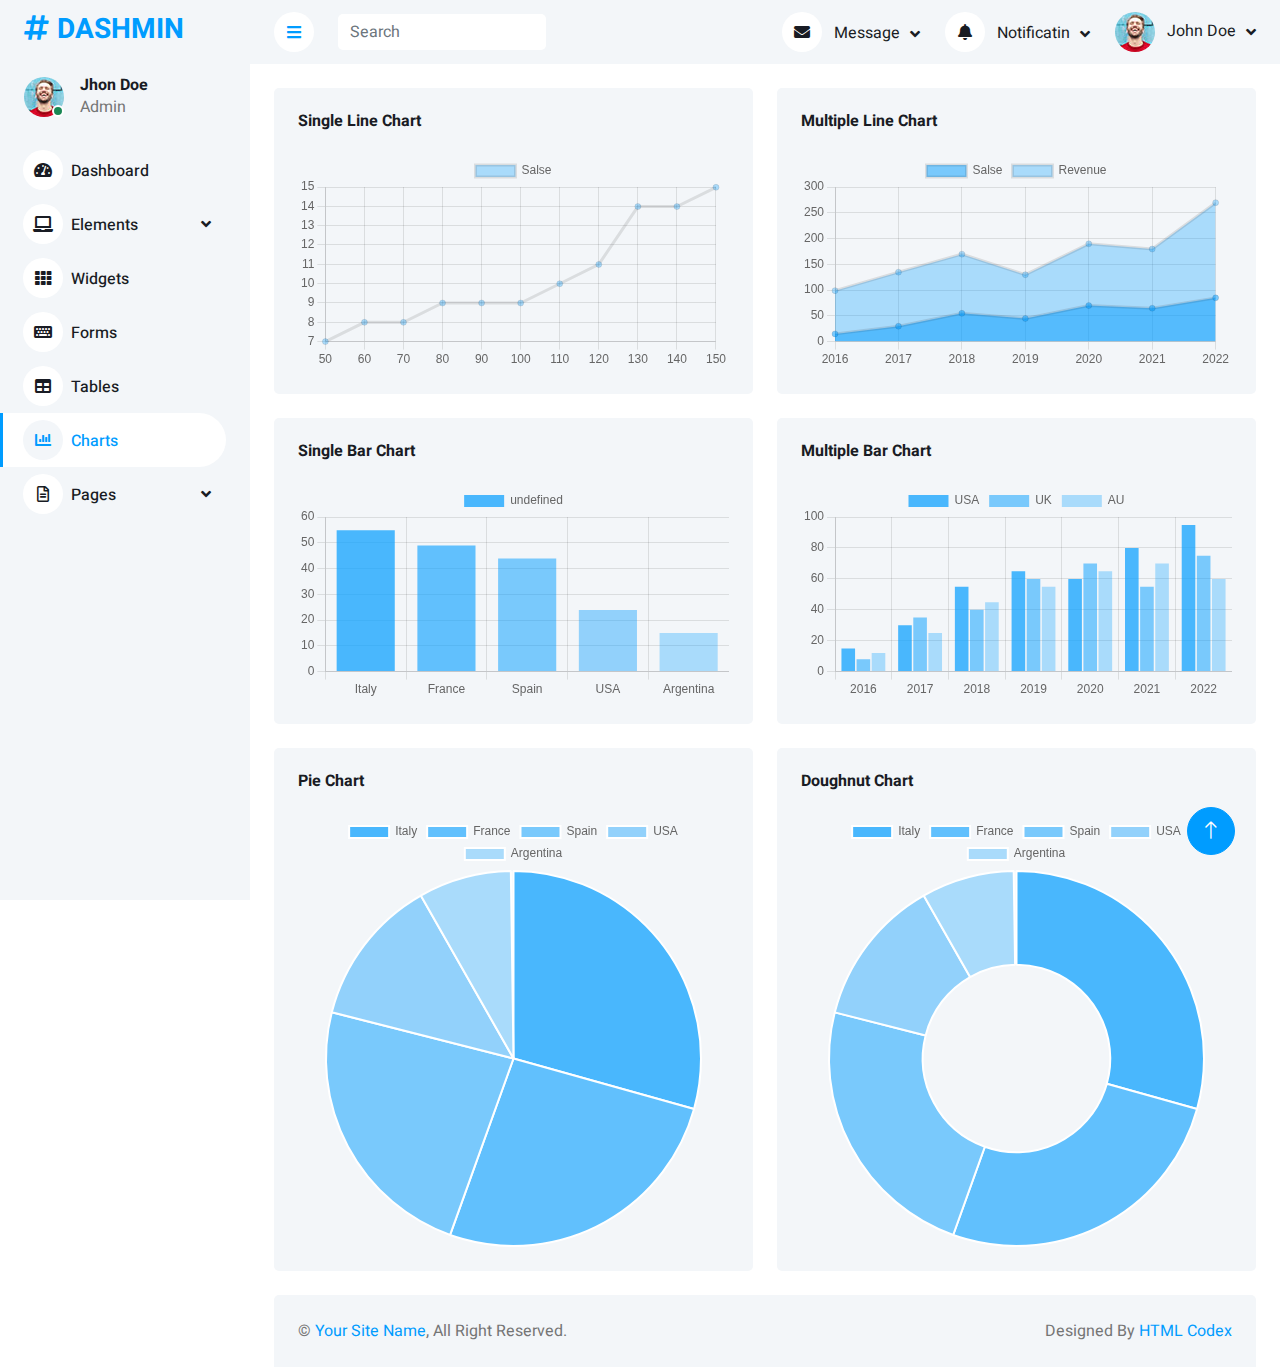
<file: PRJ381 Project - Template/chart.html>
<!DOCTYPE html>
<html lang="en">

<head>
    <meta charset="utf-8">
    <title>DASHMIN - Bootstrap Admin Template</title>
    <meta content="width=device-width, initial-scale=1.0" name="viewport">
    <meta content="" name="keywords">
    <meta content="" name="description">

    <!-- Favicon -->
    <link href="img/favicon.ico" rel="icon">

    <!-- Google Web Fonts -->
    <link rel="preconnect" href="https://fonts.googleapis.com">
    <link rel="preconnect" href="https://fonts.gstatic.com" crossorigin>
    <link href="https://fonts.googleapis.com/css2?family=Heebo:wght@400;500;600;700&display=swap" rel="stylesheet">
    
    <!-- Icon Font Stylesheet -->
    <link href="https://cdnjs.cloudflare.com/ajax/libs/font-awesome/5.10.0/css/all.min.css" rel="stylesheet">
    <link href="https://cdn.jsdelivr.net/npm/bootstrap-icons@1.4.1/font/bootstrap-icons.css" rel="stylesheet">

    <!-- Libraries Stylesheet -->
    <link href="lib/owlcarousel/assets/owl.carousel.min.css" rel="stylesheet">
    <link href="lib/tempusdominus/css/tempusdominus-bootstrap-4.min.css" rel="stylesheet" />

    <!-- Customized Bootstrap Stylesheet -->
    <link href="css/bootstrap.min.css" rel="stylesheet">

    <!-- Template Stylesheet -->
    <link href="css/style.css" rel="stylesheet">
</head>

<body>
    <div class="container-fluid position-relative bg-white d-flex p-0">
        <!-- Spinner Start -->
        <div id="spinner" class="show bg-white position-fixed translate-middle w-100 vh-100 top-50 start-50 d-flex align-items-center justify-content-center">
            <div class="spinner-border text-primary" style="width: 3rem; height: 3rem;" role="status">
                <span class="sr-only">Loading...</span>
            </div>
        </div>
        <!-- Spinner End -->


        <!-- Sidebar Start -->
        <div class="sidebar pe-4 pb-3">
            <nav class="navbar bg-light navbar-light">
                <a href="index.html" class="navbar-brand mx-4 mb-3">
                    <h3 class="text-primary"><i class="fa fa-hashtag me-2"></i>DASHMIN</h3>
                </a>
                <div class="d-flex align-items-center ms-4 mb-4">
                    <div class="position-relative">
                        <img class="rounded-circle" src="img/user.jpg" alt="" style="width: 40px; height: 40px;">
                        <div class="bg-success rounded-circle border border-2 border-white position-absolute end-0 bottom-0 p-1"></div>
                    </div>
                    <div class="ms-3">
                        <h6 class="mb-0">Jhon Doe</h6>
                        <span>Admin</span>
                    </div>
                </div>
                <div class="navbar-nav w-100">
                    <a href="index.html" class="nav-item nav-link"><i class="fa fa-tachometer-alt me-2"></i>Dashboard</a>
                    <div class="nav-item dropdown">
                        <a href="#" class="nav-link dropdown-toggle" data-bs-toggle="dropdown"><i class="fa fa-laptop me-2"></i>Elements</a>
                        <div class="dropdown-menu bg-transparent border-0">
                            <a href="button.html" class="dropdown-item">Buttons</a>
                            <a href="typography.html" class="dropdown-item">Typography</a>
                            <a href="element.html" class="dropdown-item">Other Elements</a>
                        </div>
                    </div>
                    <a href="widget.html" class="nav-item nav-link"><i class="fa fa-th me-2"></i>Widgets</a>
                    <a href="form.html" class="nav-item nav-link"><i class="fa fa-keyboard me-2"></i>Forms</a>
                    <a href="table.html" class="nav-item nav-link"><i class="fa fa-table me-2"></i>Tables</a>
                    <a href="chart.html" class="nav-item nav-link active"><i class="fa fa-chart-bar me-2"></i>Charts</a>
                    <div class="nav-item dropdown">
                        <a href="#" class="nav-link dropdown-toggle" data-bs-toggle="dropdown"><i class="far fa-file-alt me-2"></i>Pages</a>
                        <div class="dropdown-menu bg-transparent border-0">
                            <a href="signin.html" class="dropdown-item">Sign In</a>
                            <a href="signup.html" class="dropdown-item">Sign Up</a>
                            <a href="404.html" class="dropdown-item">404 Error</a>
                            <a href="blank.html" class="dropdown-item">Blank Page</a>
                        </div>
                    </div>
                </div>
            </nav>
        </div>
        <!-- Sidebar End -->


        <!-- Content Start -->
        <div class="content">
            <!-- Navbar Start -->
            <nav class="navbar navbar-expand bg-light navbar-light sticky-top px-4 py-0">
                <a href="index.html" class="navbar-brand d-flex d-lg-none me-4">
                    <h2 class="text-primary mb-0"><i class="fa fa-hashtag"></i></h2>
                </a>
                <a href="#" class="sidebar-toggler flex-shrink-0">
                    <i class="fa fa-bars"></i>
                </a>
                <form class="d-none d-md-flex ms-4">
                    <input class="form-control border-0" type="search" placeholder="Search">
                </form>
                <div class="navbar-nav align-items-center ms-auto">
                    <div class="nav-item dropdown">
                        <a href="#" class="nav-link dropdown-toggle" data-bs-toggle="dropdown">
                            <i class="fa fa-envelope me-lg-2"></i>
                            <span class="d-none d-lg-inline-flex">Message</span>
                        </a>
                        <div class="dropdown-menu dropdown-menu-end bg-light border-0 rounded-0 rounded-bottom m-0">
                            <a href="#" class="dropdown-item">
                                <div class="d-flex align-items-center">
                                    <img class="rounded-circle" src="img/user.jpg" alt="" style="width: 40px; height: 40px;">
                                    <div class="ms-2">
                                        <h6 class="fw-normal mb-0">Jhon send you a message</h6>
                                        <small>15 minutes ago</small>
                                    </div>
                                </div>
                            </a>
                            <hr class="dropdown-divider">
                            <a href="#" class="dropdown-item">
                                <div class="d-flex align-items-center">
                                    <img class="rounded-circle" src="img/user.jpg" alt="" style="width: 40px; height: 40px;">
                                    <div class="ms-2">
                                        <h6 class="fw-normal mb-0">Jhon send you a message</h6>
                                        <small>15 minutes ago</small>
                                    </div>
                                </div>
                            </a>
                            <hr class="dropdown-divider">
                            <a href="#" class="dropdown-item">
                                <div class="d-flex align-items-center">
                                    <img class="rounded-circle" src="img/user.jpg" alt="" style="width: 40px; height: 40px;">
                                    <div class="ms-2">
                                        <h6 class="fw-normal mb-0">Jhon send you a message</h6>
                                        <small>15 minutes ago</small>
                                    </div>
                                </div>
                            </a>
                            <hr class="dropdown-divider">
                            <a href="#" class="dropdown-item text-center">See all message</a>
                        </div>
                    </div>
                    <div class="nav-item dropdown">
                        <a href="#" class="nav-link dropdown-toggle" data-bs-toggle="dropdown">
                            <i class="fa fa-bell me-lg-2"></i>
                            <span class="d-none d-lg-inline-flex">Notificatin</span>
                        </a>
                        <div class="dropdown-menu dropdown-menu-end bg-light border-0 rounded-0 rounded-bottom m-0">
                            <a href="#" class="dropdown-item">
                                <h6 class="fw-normal mb-0">Profile updated</h6>
                                <small>15 minutes ago</small>
                            </a>
                            <hr class="dropdown-divider">
                            <a href="#" class="dropdown-item">
                                <h6 class="fw-normal mb-0">New user added</h6>
                                <small>15 minutes ago</small>
                            </a>
                            <hr class="dropdown-divider">
                            <a href="#" class="dropdown-item">
                                <h6 class="fw-normal mb-0">Password changed</h6>
                                <small>15 minutes ago</small>
                            </a>
                            <hr class="dropdown-divider">
                            <a href="#" class="dropdown-item text-center">See all notifications</a>
                        </div>
                    </div>
                    <div class="nav-item dropdown">
                        <a href="#" class="nav-link dropdown-toggle" data-bs-toggle="dropdown">
                            <img class="rounded-circle me-lg-2" src="img/user.jpg" alt="" style="width: 40px; height: 40px;">
                            <span class="d-none d-lg-inline-flex">John Doe</span>
                        </a>
                        <div class="dropdown-menu dropdown-menu-end bg-light border-0 rounded-0 rounded-bottom m-0">
                            <a href="#" class="dropdown-item">My Profile</a>
                            <a href="#" class="dropdown-item">Settings</a>
                            <a href="#" class="dropdown-item">Log Out</a>
                        </div>
                    </div>
                </div>
            </nav>
            <!-- Navbar End -->


            <!-- Chart Start -->
            <div class="container-fluid pt-4 px-4">
                <div class="row g-4">
                    <div class="col-sm-12 col-xl-6">
                        <div class="bg-light rounded h-100 p-4">
                            <h6 class="mb-4">Single Line Chart</h6>
                            <canvas id="line-chart"></canvas>
                        </div>
                    </div>
                    <div class="col-sm-12 col-xl-6">
                        <div class="bg-light rounded h-100 p-4">
                            <h6 class="mb-4">Multiple Line Chart</h6>
                            <canvas id="salse-revenue"></canvas>
                        </div>
                    </div>
                    <div class="col-sm-12 col-xl-6">
                        <div class="bg-light rounded h-100 p-4">
                            <h6 class="mb-4">Single Bar Chart</h6>
                            <canvas id="bar-chart"></canvas>
                        </div>
                    </div>
                    <div class="col-sm-12 col-xl-6">
                        <div class="bg-light rounded h-100 p-4">
                            <h6 class="mb-4">Multiple Bar Chart</h6>
                            <canvas id="worldwide-sales"></canvas>
                        </div>
                    </div>
                    <div class="col-sm-12 col-xl-6">
                        <div class="bg-light rounded h-100 p-4">
                            <h6 class="mb-4">Pie Chart</h6>
                            <canvas id="pie-chart"></canvas>
                        </div>
                    </div>
                    <div class="col-sm-12 col-xl-6">
                        <div class="bg-light rounded h-100 p-4">
                            <h6 class="mb-4">Doughnut Chart</h6>
                            <canvas id="doughnut-chart"></canvas>
                        </div>
                    </div>
                </div>
            </div>
            <!-- Chart End -->


            <!-- Footer Start -->
            <div class="container-fluid pt-4 px-4">
                <div class="bg-light rounded-top p-4">
                    <div class="row">
                        <div class="col-12 col-sm-6 text-center text-sm-start">
                            &copy; <a href="#">Your Site Name</a>, All Right Reserved. 
                        </div>
                        <div class="col-12 col-sm-6 text-center text-sm-end">
                            <!--/*** This template is free as long as you keep the footer author’s credit link/attribution link/backlink. If you'd like to use the template without the footer author’s credit link/attribution link/backlink, you can purchase the Credit Removal License from "https://htmlcodex.com/credit-removal". Thank you for your support. ***/-->
                            Designed By <a href="https://htmlcodex.com">HTML Codex</a>
                        </div>
                    </div>
                </div>
            </div>
            <!-- Footer End -->
        </div>
        <!-- Content End -->


        <!-- Back to Top -->
        <a href="#" class="btn btn-lg btn-primary btn-lg-square back-to-top"><i class="bi bi-arrow-up"></i></a>
    </div>

    <!-- JavaScript Libraries -->
    <script src="https://code.jquery.com/jquery-3.4.1.min.js"></script>
    <script src="https://cdn.jsdelivr.net/npm/bootstrap@5.0.0/dist/js/bootstrap.bundle.min.js"></script>
    <script src="lib/chart/chart.min.js"></script>
    <script src="lib/easing/easing.min.js"></script>
    <script src="lib/waypoints/waypoints.min.js"></script>
    <script src="lib/owlcarousel/owl.carousel.min.js"></script>
    <script src="lib/tempusdominus/js/moment.min.js"></script>
    <script src="lib/tempusdominus/js/moment-timezone.min.js"></script>
    <script src="lib/tempusdominus/js/tempusdominus-bootstrap-4.min.js"></script>

    <!-- Template Javascript -->
    <script src="js/main.js"></script>
</body>

</html>
</file>
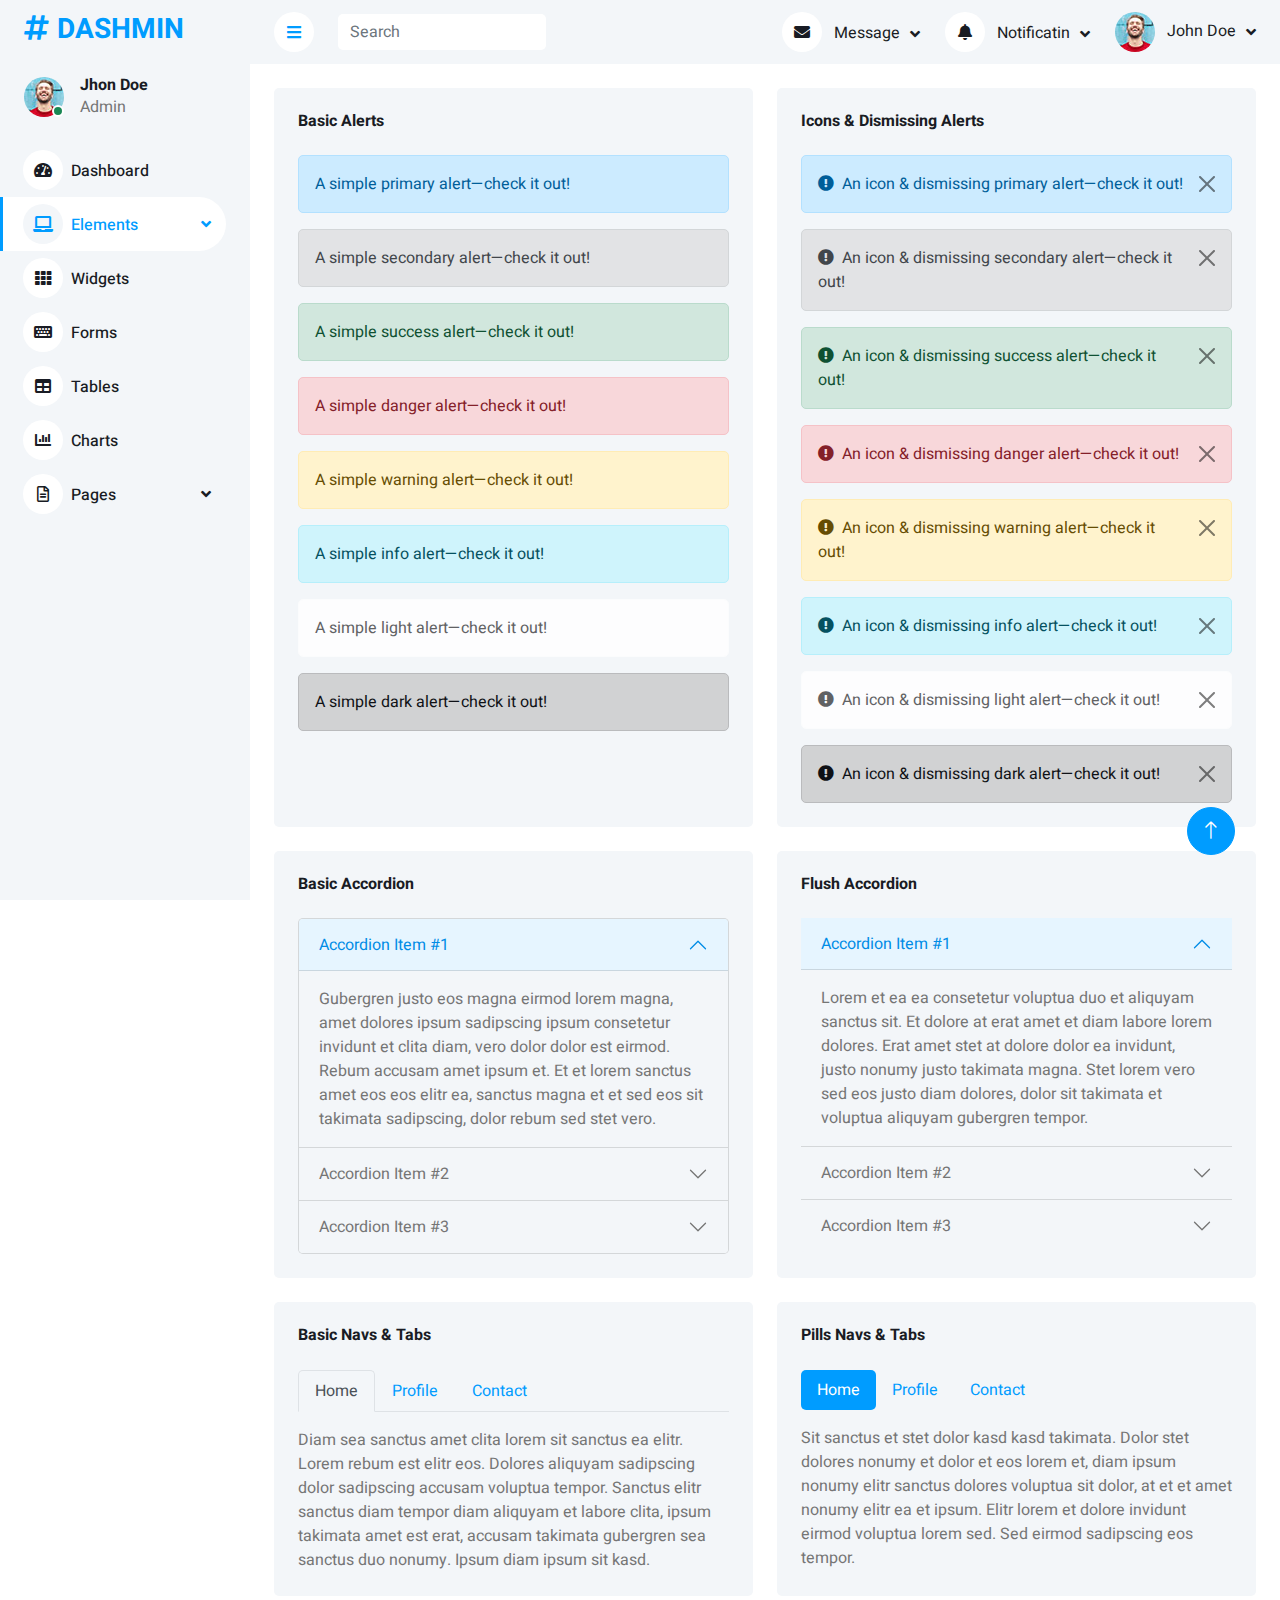
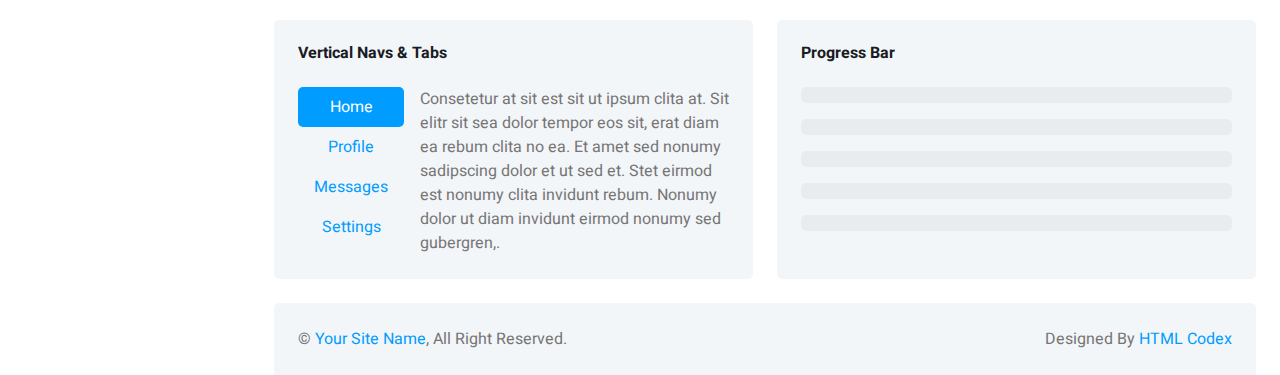
<file: PRJ381 Project - Template/element.html>
<!DOCTYPE html>
<html lang="en">

<head>
    <meta charset="utf-8">
    <title>DASHMIN - Bootstrap Admin Template</title>
    <meta content="width=device-width, initial-scale=1.0" name="viewport">
    <meta content="" name="keywords">
    <meta content="" name="description">

    <!-- Favicon -->
    <link href="img/favicon.ico" rel="icon">

    <!-- Google Web Fonts -->
    <link rel="preconnect" href="https://fonts.googleapis.com">
    <link rel="preconnect" href="https://fonts.gstatic.com" crossorigin>
    <link href="https://fonts.googleapis.com/css2?family=Heebo:wght@400;500;600;700&display=swap" rel="stylesheet">
    
    <!-- Icon Font Stylesheet -->
    <link href="https://cdnjs.cloudflare.com/ajax/libs/font-awesome/5.10.0/css/all.min.css" rel="stylesheet">
    <link href="https://cdn.jsdelivr.net/npm/bootstrap-icons@1.4.1/font/bootstrap-icons.css" rel="stylesheet">

    <!-- Libraries Stylesheet -->
    <link href="lib/owlcarousel/assets/owl.carousel.min.css" rel="stylesheet">
    <link href="lib/tempusdominus/css/tempusdominus-bootstrap-4.min.css" rel="stylesheet" />

    <!-- Customized Bootstrap Stylesheet -->
    <link href="css/bootstrap.min.css" rel="stylesheet">

    <!-- Template Stylesheet -->
    <link href="css/style.css" rel="stylesheet">
</head>

<body>
    <div class="container-fluid position-relative bg-white d-flex p-0">
        <!-- Spinner Start -->
        <div id="spinner" class="show bg-white position-fixed translate-middle w-100 vh-100 top-50 start-50 d-flex align-items-center justify-content-center">
            <div class="spinner-border text-primary" style="width: 3rem; height: 3rem;" role="status">
                <span class="sr-only">Loading...</span>
            </div>
        </div>
        <!-- Spinner End -->


        <!-- Sidebar Start -->
        <div class="sidebar pe-4 pb-3">
            <nav class="navbar bg-light navbar-light">
                <a href="index.html" class="navbar-brand mx-4 mb-3">
                    <h3 class="text-primary"><i class="fa fa-hashtag me-2"></i>DASHMIN</h3>
                </a>
                <div class="d-flex align-items-center ms-4 mb-4">
                    <div class="position-relative">
                        <img class="rounded-circle" src="img/user.jpg" alt="" style="width: 40px; height: 40px;">
                        <div class="bg-success rounded-circle border border-2 border-white position-absolute end-0 bottom-0 p-1"></div>
                    </div>
                    <div class="ms-3">
                        <h6 class="mb-0">Jhon Doe</h6>
                        <span>Admin</span>
                    </div>
                </div>
                <div class="navbar-nav w-100">
                    <a href="index.html" class="nav-item nav-link"><i class="fa fa-tachometer-alt me-2"></i>Dashboard</a>
                    <div class="nav-item dropdown">
                        <a href="#" class="nav-link dropdown-toggle active" data-bs-toggle="dropdown"><i class="fa fa-laptop me-2"></i>Elements</a>
                        <div class="dropdown-menu bg-transparent border-0">
                            <a href="button.html" class="dropdown-item">Buttons</a>
                            <a href="typography.html" class="dropdown-item">Typography</a>
                            <a href="element.html" class="dropdown-item active">Other Elements</a>
                        </div>
                    </div>
                    <a href="widget.html" class="nav-item nav-link"><i class="fa fa-th me-2"></i>Widgets</a>
                    <a href="form.html" class="nav-item nav-link"><i class="fa fa-keyboard me-2"></i>Forms</a>
                    <a href="table.html" class="nav-item nav-link"><i class="fa fa-table me-2"></i>Tables</a>
                    <a href="chart.html" class="nav-item nav-link"><i class="fa fa-chart-bar me-2"></i>Charts</a>
                    <div class="nav-item dropdown">
                        <a href="#" class="nav-link dropdown-toggle" data-bs-toggle="dropdown"><i class="far fa-file-alt me-2"></i>Pages</a>
                        <div class="dropdown-menu bg-transparent border-0">
                            <a href="signin.html" class="dropdown-item">Sign In</a>
                            <a href="signup.html" class="dropdown-item">Sign Up</a>
                            <a href="404.html" class="dropdown-item">404 Error</a>
                            <a href="blank.html" class="dropdown-item">Blank Page</a>
                        </div>
                    </div>
                </div>
            </nav>
        </div>
        <!-- Sidebar End -->


        <!-- Content Start -->
        <div class="content">
            <!-- Navbar Start -->
            <nav class="navbar navbar-expand bg-light navbar-light sticky-top px-4 py-0">
                <a href="index.html" class="navbar-brand d-flex d-lg-none me-4">
                    <h2 class="text-primary mb-0"><i class="fa fa-hashtag"></i></h2>
                </a>
                <a href="#" class="sidebar-toggler flex-shrink-0">
                    <i class="fa fa-bars"></i>
                </a>
                <form class="d-none d-md-flex ms-4">
                    <input class="form-control border-0" type="search" placeholder="Search">
                </form>
                <div class="navbar-nav align-items-center ms-auto">
                    <div class="nav-item dropdown">
                        <a href="#" class="nav-link dropdown-toggle" data-bs-toggle="dropdown">
                            <i class="fa fa-envelope me-lg-2"></i>
                            <span class="d-none d-lg-inline-flex">Message</span>
                        </a>
                        <div class="dropdown-menu dropdown-menu-end bg-light border-0 rounded-0 rounded-bottom m-0">
                            <a href="#" class="dropdown-item">
                                <div class="d-flex align-items-center">
                                    <img class="rounded-circle" src="img/user.jpg" alt="" style="width: 40px; height: 40px;">
                                    <div class="ms-2">
                                        <h6 class="fw-normal mb-0">Jhon send you a message</h6>
                                        <small>15 minutes ago</small>
                                    </div>
                                </div>
                            </a>
                            <hr class="dropdown-divider">
                            <a href="#" class="dropdown-item">
                                <div class="d-flex align-items-center">
                                    <img class="rounded-circle" src="img/user.jpg" alt="" style="width: 40px; height: 40px;">
                                    <div class="ms-2">
                                        <h6 class="fw-normal mb-0">Jhon send you a message</h6>
                                        <small>15 minutes ago</small>
                                    </div>
                                </div>
                            </a>
                            <hr class="dropdown-divider">
                            <a href="#" class="dropdown-item">
                                <div class="d-flex align-items-center">
                                    <img class="rounded-circle" src="img/user.jpg" alt="" style="width: 40px; height: 40px;">
                                    <div class="ms-2">
                                        <h6 class="fw-normal mb-0">Jhon send you a message</h6>
                                        <small>15 minutes ago</small>
                                    </div>
                                </div>
                            </a>
                            <hr class="dropdown-divider">
                            <a href="#" class="dropdown-item text-center">See all message</a>
                        </div>
                    </div>
                    <div class="nav-item dropdown">
                        <a href="#" class="nav-link dropdown-toggle" data-bs-toggle="dropdown">
                            <i class="fa fa-bell me-lg-2"></i>
                            <span class="d-none d-lg-inline-flex">Notificatin</span>
                        </a>
                        <div class="dropdown-menu dropdown-menu-end bg-light border-0 rounded-0 rounded-bottom m-0">
                            <a href="#" class="dropdown-item">
                                <h6 class="fw-normal mb-0">Profile updated</h6>
                                <small>15 minutes ago</small>
                            </a>
                            <hr class="dropdown-divider">
                            <a href="#" class="dropdown-item">
                                <h6 class="fw-normal mb-0">New user added</h6>
                                <small>15 minutes ago</small>
                            </a>
                            <hr class="dropdown-divider">
                            <a href="#" class="dropdown-item">
                                <h6 class="fw-normal mb-0">Password changed</h6>
                                <small>15 minutes ago</small>
                            </a>
                            <hr class="dropdown-divider">
                            <a href="#" class="dropdown-item text-center">See all notifications</a>
                        </div>
                    </div>
                    <div class="nav-item dropdown">
                        <a href="#" class="nav-link dropdown-toggle" data-bs-toggle="dropdown">
                            <img class="rounded-circle me-lg-2" src="img/user.jpg" alt="" style="width: 40px; height: 40px;">
                            <span class="d-none d-lg-inline-flex">John Doe</span>
                        </a>
                        <div class="dropdown-menu dropdown-menu-end bg-light border-0 rounded-0 rounded-bottom m-0">
                            <a href="#" class="dropdown-item">My Profile</a>
                            <a href="#" class="dropdown-item">Settings</a>
                            <a href="#" class="dropdown-item">Log Out</a>
                        </div>
                    </div>
                </div>
            </nav>
            <!-- Navbar End -->


            <!-- Other Elements Start -->
            <div class="container-fluid pt-4 px-4">
                <div class="row g-4">
                    <div class="col-sm-12 col-xl-6">
                        <div class="bg-light rounded h-100 p-4">
                            <h6 class="mb-4">Basic Alerts</h6>
                            <div class="alert alert-primary" role="alert">
                                A simple primary alert—check it out!
                            </div>
                            <div class="alert alert-secondary" role="alert">
                                A simple secondary alert—check it out!
                            </div>
                            <div class="alert alert-success" role="alert">
                                A simple success alert—check it out!
                            </div>
                            <div class="alert alert-danger" role="alert">
                                A simple danger alert—check it out!
                            </div>
                            <div class="alert alert-warning" role="alert">
                                A simple warning alert—check it out!
                            </div>
                            <div class="alert alert-info" role="alert">
                                A simple info alert—check it out!
                            </div>
                            <div class="alert alert-light" role="alert">
                                A simple light alert—check it out!
                            </div>
                            <div class="alert alert-dark mb-0" role="alert">
                                A simple dark alert—check it out!
                            </div>
                        </div>
                    </div>
                    <div class="col-sm-12 col-xl-6">
                        <div class="bg-light rounded h-100 p-4">
                            <h6 class="mb-4">Icons & Dismissing Alerts</h6>
                            <div class="alert alert-primary alert-dismissible fade show" role="alert">
                                <i class="fa fa-exclamation-circle me-2"></i>An icon & dismissing primary alert—check it out!
                                <button type="button" class="btn-close" data-bs-dismiss="alert" aria-label="Close"></button>
                            </div>
                            <div class="alert alert-secondary alert-dismissible fade show" role="alert">
                                <i class="fa fa-exclamation-circle me-2"></i>An icon & dismissing secondary alert—check it out!
                                <button type="button" class="btn-close" data-bs-dismiss="alert" aria-label="Close"></button>
                            </div>
                            <div class="alert alert-success alert-dismissible fade show" role="alert">
                                <i class="fa fa-exclamation-circle me-2"></i>An icon & dismissing success alert—check it out!
                                <button type="button" class="btn-close" data-bs-dismiss="alert" aria-label="Close"></button>
                            </div>
                            <div class="alert alert-danger alert-dismissible fade show" role="alert">
                                <i class="fa fa-exclamation-circle me-2"></i>An icon & dismissing danger alert—check it out!
                                <button type="button" class="btn-close" data-bs-dismiss="alert" aria-label="Close"></button>
                            </div>
                            <div class="alert alert-warning alert-dismissible fade show" role="alert">
                                <i class="fa fa-exclamation-circle me-2"></i>An icon & dismissing warning alert—check it out!
                                <button type="button" class="btn-close" data-bs-dismiss="alert" aria-label="Close"></button>
                            </div>
                            <div class="alert alert-info alert-dismissible fade show" role="alert">
                                <i class="fa fa-exclamation-circle me-2"></i>An icon & dismissing info alert—check it out!
                                <button type="button" class="btn-close" data-bs-dismiss="alert" aria-label="Close"></button>
                            </div>
                            <div class="alert alert-light alert-dismissible fade show" role="alert">
                                <i class="fa fa-exclamation-circle me-2"></i>An icon & dismissing light alert—check it out!
                                <button type="button" class="btn-close" data-bs-dismiss="alert" aria-label="Close"></button>
                            </div>
                            <div class="alert alert-dark alert-dismissible fade show mb-0" role="alert">
                                <i class="fa fa-exclamation-circle me-2"></i>An icon & dismissing dark alert—check it out!
                                <button type="button" class="btn-close" data-bs-dismiss="alert" aria-label="Close"></button>
                            </div>
                        </div>
                    </div>
                    <div class="col-sm-12 col-xl-6">
                        <div class="bg-light rounded h-100 p-4">
                            <h6 class="mb-4">Basic Accordion</h6>
                            <div class="accordion" id="accordionExample">
                                <div class="accordion-item">
                                    <h2 class="accordion-header" id="headingOne">
                                        <button class="accordion-button" type="button" data-bs-toggle="collapse"
                                            data-bs-target="#collapseOne" aria-expanded="true"
                                            aria-controls="collapseOne">
                                            Accordion Item #1
                                        </button>
                                    </h2>
                                    <div id="collapseOne" class="accordion-collapse collapse show"
                                        aria-labelledby="headingOne" data-bs-parent="#accordionExample">
                                        <div class="accordion-body">
                                            Gubergren justo eos magna eirmod lorem magna, amet dolores ipsum sadipscing ipsum consetetur invidunt et clita diam, vero dolor dolor est eirmod. Rebum accusam amet ipsum et. Et et lorem sanctus amet eos eos elitr ea, sanctus magna et et sed eos sit takimata sadipscing, dolor rebum sed stet vero.
                                        </div>
                                    </div>
                                </div>
                                <div class="accordion-item">
                                    <h2 class="accordion-header" id="headingTwo">
                                        <button class="accordion-button collapsed" type="button"
                                            data-bs-toggle="collapse" data-bs-target="#collapseTwo"
                                            aria-expanded="false" aria-controls="collapseTwo">
                                            Accordion Item #2
                                        </button>
                                    </h2>
                                    <div id="collapseTwo" class="accordion-collapse collapse"
                                        aria-labelledby="headingTwo" data-bs-parent="#accordionExample">
                                        <div class="accordion-body">
                                            Voluptua sit dolores consetetur ea et diam est et takimata. Et erat sadipscing dolores et stet diam ut ut diam, sit aliquyam no magna et dolore lorem dolor sit. Lorem lorem sed sed duo, eirmod sit diam ipsum sit erat, lorem sit dolor diam amet ea aliquyam tempor rebum invidunt,.
                                        </div>
                                    </div>
                                </div>
                                <div class="accordion-item">
                                    <h2 class="accordion-header" id="headingThree">
                                        <button class="accordion-button collapsed" type="button"
                                            data-bs-toggle="collapse" data-bs-target="#collapseThree"
                                            aria-expanded="false" aria-controls="collapseThree">
                                            Accordion Item #3
                                        </button>
                                    </h2>
                                    <div id="collapseThree" class="accordion-collapse collapse"
                                        aria-labelledby="headingThree" data-bs-parent="#accordionExample">
                                        <div class="accordion-body">
                                            Dolore eos dolor tempor justo sea eos amet eos kasd dolor, et diam tempor lorem dolores vero. Stet dolore gubergren nonumy diam. Consetetur sit takimata magna invidunt, dolore sea amet consetetur ea et rebum, invidunt et amet sit sea. Dolor eirmod sed magna sadipscing sadipscing lorem lorem sed, sit lorem.
                                        </div>
                                    </div>
                                </div>
                            </div>
                        </div>
                    </div>
                    <div class="col-sm-12 col-xl-6">
                        <div class="bg-light rounded h-100 p-4">
                            <h6 class="mb-4">Flush Accordion</h6>
                            <div class="accordion accordion-flush" id="accordionFlushExample">
                                <div class="accordion-item">
                                    <h2 class="accordion-header" id="flush-headingOne">
                                        <button class="accordion-button" type="button"
                                            data-bs-toggle="collapse" data-bs-target="#flush-collapseOne"
                                            aria-expanded="true" aria-controls="flush-collapseOne">
                                            Accordion Item #1
                                        </button>
                                    </h2>
                                    <div id="flush-collapseOne" class="accordion-collapse collapse show"
                                        aria-labelledby="flush-headingOne" data-bs-parent="#accordionFlushExample">
                                        <div class="accordion-body">
                                            Lorem et ea ea consetetur voluptua duo et aliquyam sanctus sit. Et dolore at erat amet et diam labore lorem dolores. Erat amet stet at dolore dolor ea invidunt, justo nonumy justo takimata magna. Stet lorem vero sed eos justo diam dolores, dolor sit takimata et voluptua aliquyam gubergren tempor.
                                        </div>
                                    </div>
                                </div>
                                <div class="accordion-item">
                                    <h2 class="accordion-header" id="flush-headingTwo">
                                        <button class="accordion-button collapsed" type="button"
                                            data-bs-toggle="collapse" data-bs-target="#flush-collapseTwo"
                                            aria-expanded="false" aria-controls="flush-collapseTwo">
                                            Accordion Item #2
                                        </button>
                                    </h2>
                                    <div id="flush-collapseTwo" class="accordion-collapse collapse"
                                        aria-labelledby="flush-headingTwo" data-bs-parent="#accordionFlushExample">
                                        <div class="accordion-body">
                                            Sea diam dolore aliquyam aliquyam diam et consetetur et. Accusam amet no invidunt invidunt et consetetur, magna ut nonumy kasd erat tempor dolor et. Diam magna dolor sed amet duo dolores magna vero. Amet sit sadipscing ea diam clita lorem sit. Vero et et et tempor diam. Ipsum eirmod sit.
                                        </div>
                                    </div>
                                </div>
                                <div class="accordion-item">
                                    <h2 class="accordion-header" id="flush-headingThree">
                                        <button class="accordion-button collapsed" type="button"
                                            data-bs-toggle="collapse" data-bs-target="#flush-collapseThree"
                                            aria-expanded="false" aria-controls="flush-collapseThree">
                                            Accordion Item #3
                                        </button>
                                    </h2>
                                    <div id="flush-collapseThree" class="accordion-collapse collapse"
                                        aria-labelledby="flush-headingThree" data-bs-parent="#accordionFlushExample">
                                        <div class="accordion-body">
                                            Sea sea sit sanctus magna gubergren kasd, magna justo ea lorem lorem. Elitr aliquyam ipsum clita consetetur duo at nonumy invidunt, invidunt eos dolore vero sit amet amet magna tempor clita, takimata diam justo stet erat et vero erat. Sit ipsum eirmod sea ut vero dolores sea clita nonumy, no.
                                        </div>
                                    </div>
                                </div>
                            </div>
                        </div>
                    </div>
                    <div class="col-sm-12 col-xl-6">
                        <div class="bg-light rounded h-100 p-4">
                            <h6 class="mb-4">Basic Navs & Tabs</h6>
                            <nav>
                                <div class="nav nav-tabs" id="nav-tab" role="tablist">
                                    <button class="nav-link active" id="nav-home-tab" data-bs-toggle="tab"
                                        data-bs-target="#nav-home" type="button" role="tab" aria-controls="nav-home"
                                        aria-selected="true">Home</button>
                                    <button class="nav-link" id="nav-profile-tab" data-bs-toggle="tab"
                                        data-bs-target="#nav-profile" type="button" role="tab"
                                        aria-controls="nav-profile" aria-selected="false">Profile</button>
                                    <button class="nav-link" id="nav-contact-tab" data-bs-toggle="tab"
                                        data-bs-target="#nav-contact" type="button" role="tab"
                                        aria-controls="nav-contact" aria-selected="false">Contact</button>
                                </div>
                            </nav>
                            <div class="tab-content pt-3" id="nav-tabContent">
                                <div class="tab-pane fade show active" id="nav-home" role="tabpanel" aria-labelledby="nav-home-tab">
                                    Diam sea sanctus amet clita lorem sit sanctus ea elitr. Lorem rebum est elitr eos. Dolores aliquyam sadipscing dolor sadipscing accusam voluptua tempor. Sanctus elitr sanctus diam tempor diam aliquyam et labore clita, ipsum takimata amet est erat, accusam takimata gubergren sea sanctus duo nonumy. Ipsum diam ipsum sit kasd.
                                </div>
                                <div class="tab-pane fade" id="nav-profile" role="tabpanel" aria-labelledby="nav-profile-tab">
                                    Sanctus vero sit kasd sea gubergren takimata consetetur elitr elitr, consetetur sadipscing takimata ipsum dolores. Accusam duo accusam et labore ea elitr ipsum tempor sit, dolore aliquyam ipsum sit amet sit. Et dolore ipsum labore invidunt rebum. Sed dolore gubergren sanctus vero diam lorem rebum elitr, erat diam dolor clita.
                                </div>
                                <div class="tab-pane fade" id="nav-contact" role="tabpanel" aria-labelledby="nav-contact-tab">
                                    Sit consetetur eirmod lorem ea magna sadipscing ipsum elitr invidunt, dolores lorem erat ipsum ut aliquyam eos lorem sed. Nonumy aliquyam ea justo eos dolores dolores duo dolores. Aliquyam dolor sea dolores sit takimata no erat vero. At lorem justo tempor lorem duo, stet kasd aliquyam ipsum voluptua labore at.
                                </div>
                            </div>
                        </div>
                    </div>
                    <div class="col-sm-12 col-xl-6">
                        <div class="bg-light rounded h-100 p-4">
                            <h6 class="mb-4">Pills Navs & Tabs</h6>
                            <ul class="nav nav-pills mb-3" id="pills-tab" role="tablist">
                                <li class="nav-item" role="presentation">
                                    <button class="nav-link active" id="pills-home-tab" data-bs-toggle="pill"
                                        data-bs-target="#pills-home" type="button" role="tab" aria-controls="pills-home"
                                        aria-selected="true">Home</button>
                                </li>
                                <li class="nav-item" role="presentation">
                                    <button class="nav-link" id="pills-profile-tab" data-bs-toggle="pill"
                                        data-bs-target="#pills-profile" type="button" role="tab"
                                        aria-controls="pills-profile" aria-selected="false">Profile</button>
                                </li>
                                <li class="nav-item" role="presentation">
                                    <button class="nav-link" id="pills-contact-tab" data-bs-toggle="pill"
                                        data-bs-target="#pills-contact" type="button" role="tab"
                                        aria-controls="pills-contact" aria-selected="false">Contact</button>
                                </li>
                            </ul>
                            <div class="tab-content" id="pills-tabContent">
                                <div class="tab-pane fade show active" id="pills-home" role="tabpanel" aria-labelledby="pills-home-tab">
                                    Sit sanctus et stet dolor kasd kasd takimata. Dolor stet dolores nonumy et dolor et eos lorem et, diam ipsum nonumy elitr sanctus dolores voluptua sit dolor, at et et amet nonumy elitr ea et ipsum. Elitr lorem et dolore invidunt eirmod voluptua lorem sed. Sed eirmod sadipscing eos tempor.
                                </div>
                                <div class="tab-pane fade" id="pills-profile" role="tabpanel" aria-labelledby="pills-profile-tab">
                                    Invidunt rebum voluptua lorem eirmod dolore. Amet no sed sanctus lorem ea. Nonumy sit stet sit magna. Rebum rebum ipsum clita erat consetetur, sit dolor sit clita et amet. Est et clita dolore takimata, sea dolores tempor erat consetetur lorem. Consetetur sea sadipscing dolor et dolores et stet, tempor elitr.
                                </div>
                                <div class="tab-pane fade" id="pills-contact" role="tabpanel" aria-labelledby="pills-contact-tab">
                                    Et diam et est sed vero ipsum voluptua dolor et, sit eos justo ipsum no ipsum amet sed aliquyam dolore, ut ipsum sanctus et consetetur. Sit ea sit clita lorem ea gubergren. Et dolore vero sanctus voluptua ipsum sadipscing amet at. Et sed dolore voluptua dolor eos tempor, erat amet.
                                </div>
                            </div>
                        </div>
                    </div>
                    <div class="col-sm-12 col-xl-6">
                        <div class="bg-light rounded h-100 p-4">
                            <h6 class="mb-4">Vertical Navs & Tabs</h6>
                            <div class="d-flex align-items-start">
                                <div class="nav flex-column nav-pills me-3" id="v-pills-tab" role="tablist"
                                    aria-orientation="vertical">
                                    <button class="nav-link active" id="v-pills-home-tab" data-bs-toggle="pill"
                                        data-bs-target="#v-pills-home" type="button" role="tab"
                                        aria-controls="v-pills-home" aria-selected="true">Home</button>
                                    <button class="nav-link" id="v-pills-profile-tab" data-bs-toggle="pill"
                                        data-bs-target="#v-pills-profile" type="button" role="tab"
                                        aria-controls="v-pills-profile" aria-selected="false">Profile</button>
                                    <button class="nav-link" id="v-pills-messages-tab" data-bs-toggle="pill"
                                        data-bs-target="#v-pills-messages" type="button" role="tab"
                                        aria-controls="v-pills-messages" aria-selected="false">Messages</button>
                                    <button class="nav-link" id="v-pills-settings-tab" data-bs-toggle="pill"
                                        data-bs-target="#v-pills-settings" type="button" role="tab"
                                        aria-controls="v-pills-settings" aria-selected="false">Settings</button>
                                </div>
                                <div class="tab-content" id="v-pills-tabContent">
                                    <div class="tab-pane fade show active" id="v-pills-home" role="tabpanel" aria-labelledby="v-pills-home-tab">
                                        Consetetur at sit est sit ut ipsum clita at. Sit elitr sit sea dolor tempor eos sit, erat diam ea rebum clita no ea. Et amet sed nonumy sadipscing dolor et ut sed et. Stet eirmod est nonumy clita invidunt rebum. Nonumy dolor ut diam invidunt eirmod nonumy sed gubergren,.
                                    </div>
                                    <div class="tab-pane fade" id="v-pills-profile" role="tabpanel" aria-labelledby="v-pills-profile-tab">
                                        Tempor et kasd accusam duo et dolor no accusam dolore, dolor sed voluptua duo no, sit et stet lorem dolor ipsum tempor consetetur vero, consetetur est eos sit eirmod erat diam accusam sadipscing sit. Takimata erat ea eirmod tempor elitr dolore sadipscing kasd justo, elitr tempor sed eos sadipscing magna.
                                    </div>
                                    <div class="tab-pane fade" id="v-pills-messages" role="tabpanel" aria-labelledby="v-pills-messages-tab">
                                        Sed kasd kasd ea clita sed lorem amet tempor est voluptua, labore stet dolores gubergren clita lorem sed nonumy at. Dolores et ut erat voluptua. Est voluptua stet accusam rebum, elitr amet sit takimata sea eirmod. Sanctus elitr amet sit dolore sea stet et ut. Dolor et sanctus elitr ut.
                                    </div>
                                    <div class="tab-pane fade" id="v-pills-settings" role="tabpanel" aria-labelledby="v-pills-settings-tab">
                                        Sit et vero kasd sea et at, aliquyam takimata et et est, labore et takimata sed ut stet sanctus, nonumy dolor invidunt sit labore et, amet et dolor sit dolor tempor et dolor ipsum nonumy, accusam clita sadipscing ut et labore labore est, dolore accusam vero at est sit. Invidunt.
                                    </div>
                                </div>
                            </div>
                        </div>
                    </div>
                    <div class="col-sm-12 col-xl-6">
                        <div class="bg-light rounded h-100 p-4">
                            <h6 class="mb-4">Progress Bar</h6>
                            <div class="pg-bar mb-3">
                                <div class="progress">
                                    <div class="progress-bar progress-bar-striped" role="progressbar" aria-valuenow="10" aria-valuemin="0" aria-valuemax="100"></div>
                                </div>
                            </div>
                            <div class="pg-bar mb-3">
                                <div class="progress">
                                    <div class="progress-bar progress-bar-striped bg-success" role="progressbar" aria-valuenow="25" aria-valuemin="0" aria-valuemax="100"></div>
                                </div>
                            </div>
                            <div class="pg-bar mb-3">
                                <div class="progress">
                                    <div class="progress-bar progress-bar-striped bg-info" role="progressbar" aria-valuenow="50" aria-valuemin="0" aria-valuemax="100"></div>
                                </div>
                            </div>
                            <div class="pg-bar mb-3">
                                <div class="progress">
                                    <div class="progress-bar progress-bar-striped bg-warning" role="progressbar" aria-valuenow="75" aria-valuemin="0" aria-valuemax="100"></div>
                                </div>
                            </div>
                            <div class="pg-bar mb-0">
                                <div class="progress">
                                    <div class="progress-bar progress-bar-striped bg-danger" role="progressbar" aria-valuenow="100" aria-valuemin="0" aria-valuemax="100"></div>
                                </div>
                            </div>
                        </div>
                    </div>
                </div>
            </div>
            <!-- Other Elements End -->


            <!-- Footer Start -->
            <div class="container-fluid pt-4 px-4">
                <div class="bg-light rounded-top p-4">
                    <div class="row">
                        <div class="col-12 col-sm-6 text-center text-sm-start">
                            &copy; <a href="#">Your Site Name</a>, All Right Reserved. 
                        </div>
                        <div class="col-12 col-sm-6 text-center text-sm-end">
                            <!--/*** This template is free as long as you keep the footer author’s credit link/attribution link/backlink. If you'd like to use the template without the footer author’s credit link/attribution link/backlink, you can purchase the Credit Removal License from "https://htmlcodex.com/credit-removal". Thank you for your support. ***/-->
                            Designed By <a href="https://htmlcodex.com">HTML Codex</a>
                        </div>
                    </div>
                </div>
            </div>
            <!-- Footer End -->
        </div>
        <!-- Content End -->


        <!-- Back to Top -->
        <a href="#" class="btn btn-lg btn-primary btn-lg-square back-to-top"><i class="bi bi-arrow-up"></i></a>
    </div>

    <!-- JavaScript Libraries -->
    <script src="https://code.jquery.com/jquery-3.4.1.min.js"></script>
    <script src="https://cdn.jsdelivr.net/npm/bootstrap@5.0.0/dist/js/bootstrap.bundle.min.js"></script>
    <script src="lib/chart/chart.min.js"></script>
    <script src="lib/easing/easing.min.js"></script>
    <script src="lib/waypoints/waypoints.min.js"></script>
    <script src="lib/owlcarousel/owl.carousel.min.js"></script>
    <script src="lib/tempusdominus/js/moment.min.js"></script>
    <script src="lib/tempusdominus/js/moment-timezone.min.js"></script>
    <script src="lib/tempusdominus/js/tempusdominus-bootstrap-4.min.js"></script>

    <!-- Template Javascript -->
    <script src="js/main.js"></script>
</body>

</html>
</file>
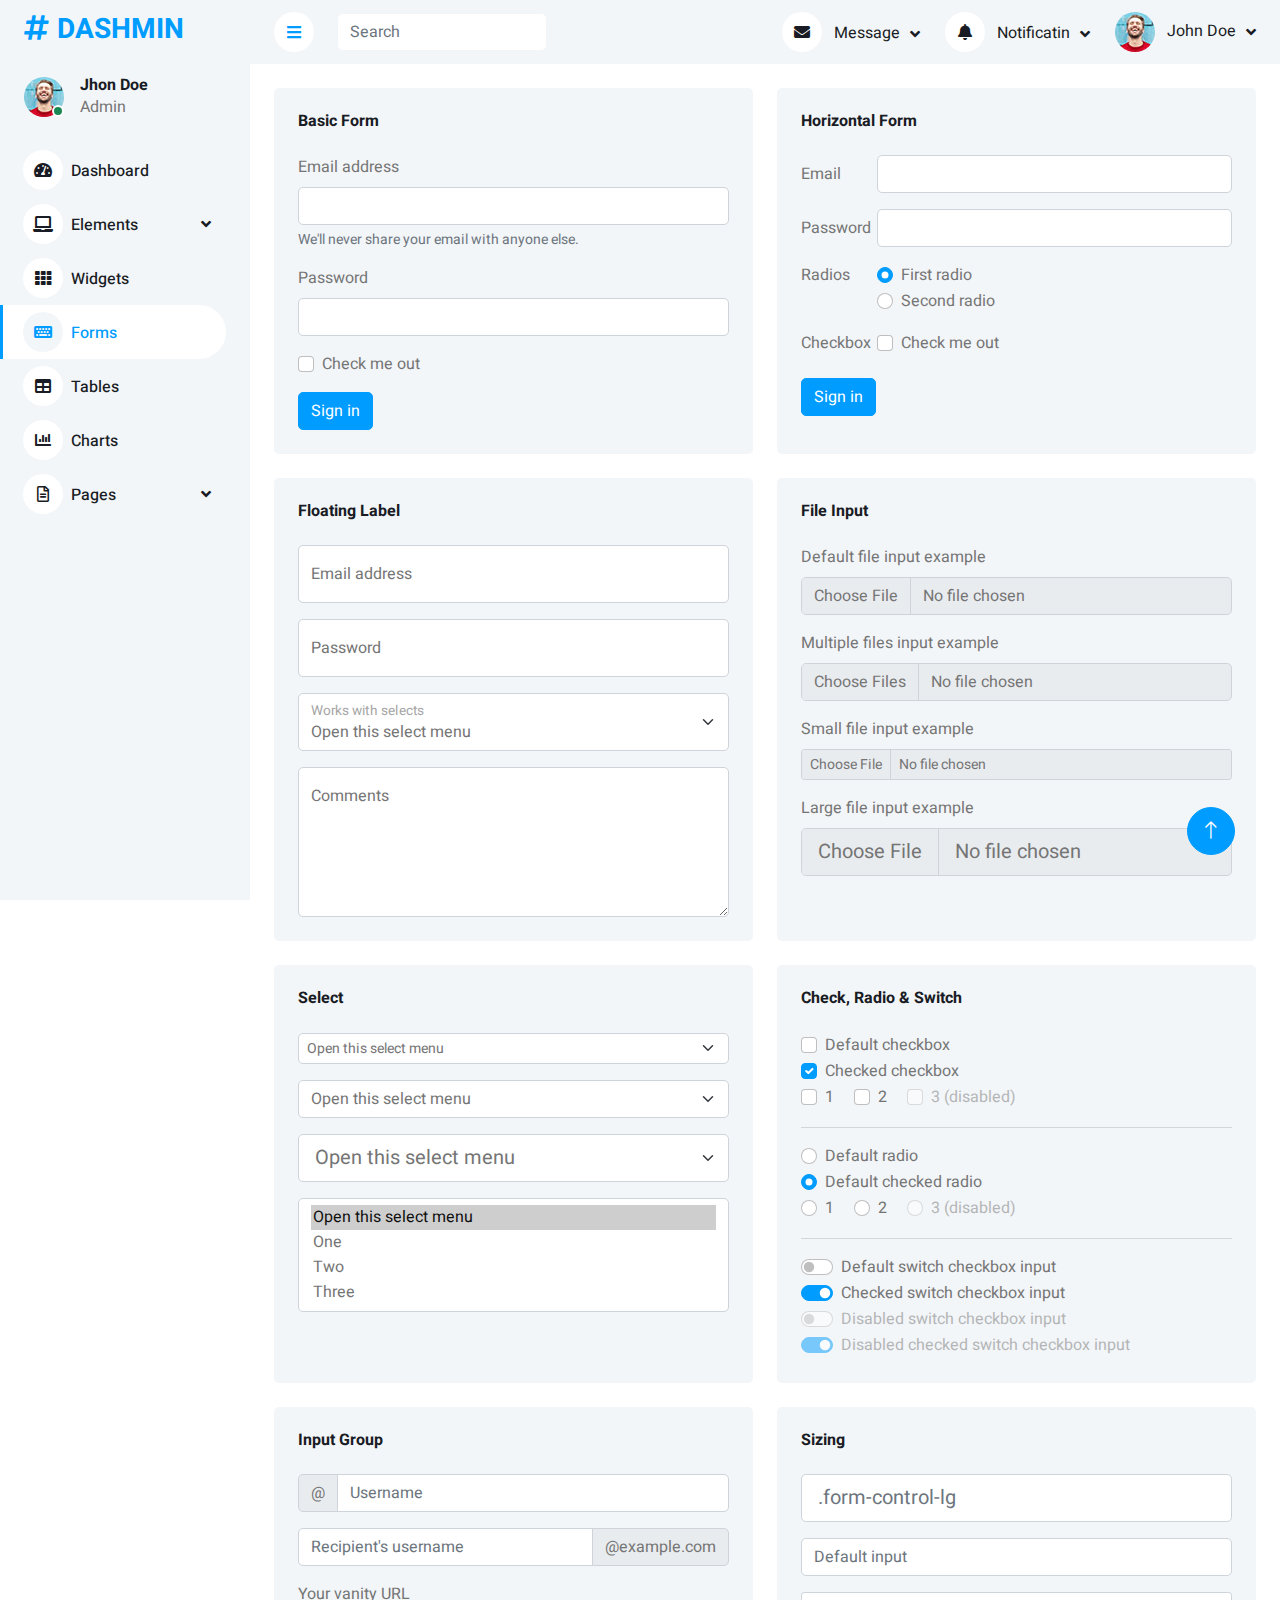
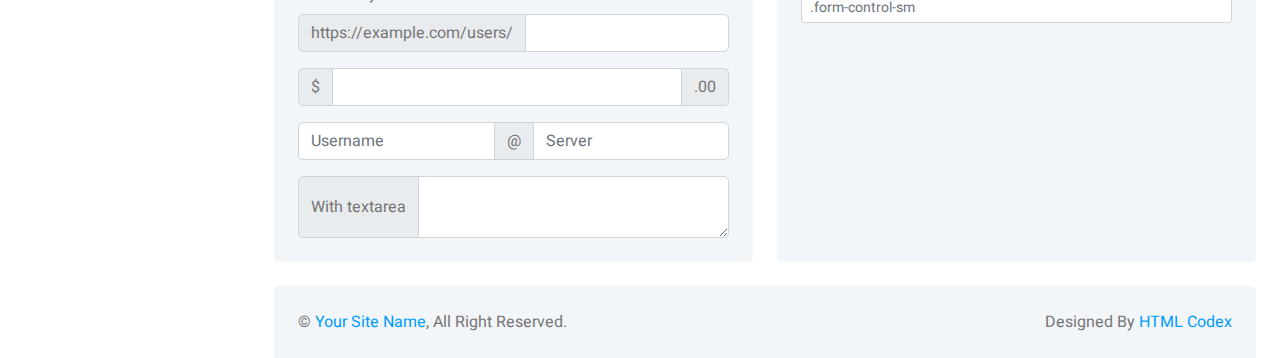
<file: PRJ381 Project - Template/form.html>
<!DOCTYPE html>
<html lang="en">

<head>
    <meta charset="utf-8">
    <title>DASHMIN - Bootstrap Admin Template</title>
    <meta content="width=device-width, initial-scale=1.0" name="viewport">
    <meta content="" name="keywords">
    <meta content="" name="description">

    <!-- Favicon -->
    <link href="img/favicon.ico" rel="icon">

    <!-- Google Web Fonts -->
    <link rel="preconnect" href="https://fonts.googleapis.com">
    <link rel="preconnect" href="https://fonts.gstatic.com" crossorigin>
    <link href="https://fonts.googleapis.com/css2?family=Heebo:wght@400;500;600;700&display=swap" rel="stylesheet">
    
    <!-- Icon Font Stylesheet -->
    <link href="https://cdnjs.cloudflare.com/ajax/libs/font-awesome/5.10.0/css/all.min.css" rel="stylesheet">
    <link href="https://cdn.jsdelivr.net/npm/bootstrap-icons@1.4.1/font/bootstrap-icons.css" rel="stylesheet">

    <!-- Libraries Stylesheet -->
    <link href="lib/owlcarousel/assets/owl.carousel.min.css" rel="stylesheet">
    <link href="lib/tempusdominus/css/tempusdominus-bootstrap-4.min.css" rel="stylesheet" />

    <!-- Customized Bootstrap Stylesheet -->
    <link href="css/bootstrap.min.css" rel="stylesheet">

    <!-- Template Stylesheet -->
    <link href="css/style.css" rel="stylesheet">
</head>

<body>
    <div class="container-fluid position-relative bg-white d-flex p-0">
        <!-- Spinner Start -->
        <div id="spinner" class="show bg-white position-fixed translate-middle w-100 vh-100 top-50 start-50 d-flex align-items-center justify-content-center">
            <div class="spinner-border text-primary" style="width: 3rem; height: 3rem;" role="status">
                <span class="sr-only">Loading...</span>
            </div>
        </div>
        <!-- Spinner End -->


        <!-- Sidebar Start -->
        <div class="sidebar pe-4 pb-3">
            <nav class="navbar bg-light navbar-light">
                <a href="index.html" class="navbar-brand mx-4 mb-3">
                    <h3 class="text-primary"><i class="fa fa-hashtag me-2"></i>DASHMIN</h3>
                </a>
                <div class="d-flex align-items-center ms-4 mb-4">
                    <div class="position-relative">
                        <img class="rounded-circle" src="img/user.jpg" alt="" style="width: 40px; height: 40px;">
                        <div class="bg-success rounded-circle border border-2 border-white position-absolute end-0 bottom-0 p-1"></div>
                    </div>
                    <div class="ms-3">
                        <h6 class="mb-0">Jhon Doe</h6>
                        <span>Admin</span>
                    </div>
                </div>
                <div class="navbar-nav w-100">
                    <a href="index.html" class="nav-item nav-link"><i class="fa fa-tachometer-alt me-2"></i>Dashboard</a>
                    <div class="nav-item dropdown">
                        <a href="#" class="nav-link dropdown-toggle" data-bs-toggle="dropdown"><i class="fa fa-laptop me-2"></i>Elements</a>
                        <div class="dropdown-menu bg-transparent border-0">
                            <a href="button.html" class="dropdown-item">Buttons</a>
                            <a href="typography.html" class="dropdown-item">Typography</a>
                            <a href="element.html" class="dropdown-item">Other Elements</a>
                        </div>
                    </div>
                    <a href="widget.html" class="nav-item nav-link"><i class="fa fa-th me-2"></i>Widgets</a>
                    <a href="form.html" class="nav-item nav-link active"><i class="fa fa-keyboard me-2"></i>Forms</a>
                    <a href="table.html" class="nav-item nav-link"><i class="fa fa-table me-2"></i>Tables</a>
                    <a href="chart.html" class="nav-item nav-link"><i class="fa fa-chart-bar me-2"></i>Charts</a>
                    <div class="nav-item dropdown">
                        <a href="#" class="nav-link dropdown-toggle" data-bs-toggle="dropdown"><i class="far fa-file-alt me-2"></i>Pages</a>
                        <div class="dropdown-menu bg-transparent border-0">
                            <a href="signin.html" class="dropdown-item">Sign In</a>
                            <a href="signup.html" class="dropdown-item">Sign Up</a>
                            <a href="404.html" class="dropdown-item">404 Error</a>
                            <a href="blank.html" class="dropdown-item">Blank Page</a>
                        </div>
                    </div>
                </div>
            </nav>
        </div>
        <!-- Sidebar End -->


        <!-- Content Start -->
        <div class="content">
            <!-- Navbar Start -->
            <nav class="navbar navbar-expand bg-light navbar-light sticky-top px-4 py-0">
                <a href="index.html" class="navbar-brand d-flex d-lg-none me-4">
                    <h2 class="text-primary mb-0"><i class="fa fa-hashtag"></i></h2>
                </a>
                <a href="#" class="sidebar-toggler flex-shrink-0">
                    <i class="fa fa-bars"></i>
                </a>
                <form class="d-none d-md-flex ms-4">
                    <input class="form-control border-0" type="search" placeholder="Search">
                </form>
                <div class="navbar-nav align-items-center ms-auto">
                    <div class="nav-item dropdown">
                        <a href="#" class="nav-link dropdown-toggle" data-bs-toggle="dropdown">
                            <i class="fa fa-envelope me-lg-2"></i>
                            <span class="d-none d-lg-inline-flex">Message</span>
                        </a>
                        <div class="dropdown-menu dropdown-menu-end bg-light border-0 rounded-0 rounded-bottom m-0">
                            <a href="#" class="dropdown-item">
                                <div class="d-flex align-items-center">
                                    <img class="rounded-circle" src="img/user.jpg" alt="" style="width: 40px; height: 40px;">
                                    <div class="ms-2">
                                        <h6 class="fw-normal mb-0">Jhon send you a message</h6>
                                        <small>15 minutes ago</small>
                                    </div>
                                </div>
                            </a>
                            <hr class="dropdown-divider">
                            <a href="#" class="dropdown-item">
                                <div class="d-flex align-items-center">
                                    <img class="rounded-circle" src="img/user.jpg" alt="" style="width: 40px; height: 40px;">
                                    <div class="ms-2">
                                        <h6 class="fw-normal mb-0">Jhon send you a message</h6>
                                        <small>15 minutes ago</small>
                                    </div>
                                </div>
                            </a>
                            <hr class="dropdown-divider">
                            <a href="#" class="dropdown-item">
                                <div class="d-flex align-items-center">
                                    <img class="rounded-circle" src="img/user.jpg" alt="" style="width: 40px; height: 40px;">
                                    <div class="ms-2">
                                        <h6 class="fw-normal mb-0">Jhon send you a message</h6>
                                        <small>15 minutes ago</small>
                                    </div>
                                </div>
                            </a>
                            <hr class="dropdown-divider">
                            <a href="#" class="dropdown-item text-center">See all message</a>
                        </div>
                    </div>
                    <div class="nav-item dropdown">
                        <a href="#" class="nav-link dropdown-toggle" data-bs-toggle="dropdown">
                            <i class="fa fa-bell me-lg-2"></i>
                            <span class="d-none d-lg-inline-flex">Notificatin</span>
                        </a>
                        <div class="dropdown-menu dropdown-menu-end bg-light border-0 rounded-0 rounded-bottom m-0">
                            <a href="#" class="dropdown-item">
                                <h6 class="fw-normal mb-0">Profile updated</h6>
                                <small>15 minutes ago</small>
                            </a>
                            <hr class="dropdown-divider">
                            <a href="#" class="dropdown-item">
                                <h6 class="fw-normal mb-0">New user added</h6>
                                <small>15 minutes ago</small>
                            </a>
                            <hr class="dropdown-divider">
                            <a href="#" class="dropdown-item">
                                <h6 class="fw-normal mb-0">Password changed</h6>
                                <small>15 minutes ago</small>
                            </a>
                            <hr class="dropdown-divider">
                            <a href="#" class="dropdown-item text-center">See all notifications</a>
                        </div>
                    </div>
                    <div class="nav-item dropdown">
                        <a href="#" class="nav-link dropdown-toggle" data-bs-toggle="dropdown">
                            <img class="rounded-circle me-lg-2" src="img/user.jpg" alt="" style="width: 40px; height: 40px;">
                            <span class="d-none d-lg-inline-flex">John Doe</span>
                        </a>
                        <div class="dropdown-menu dropdown-menu-end bg-light border-0 rounded-0 rounded-bottom m-0">
                            <a href="#" class="dropdown-item">My Profile</a>
                            <a href="#" class="dropdown-item">Settings</a>
                            <a href="#" class="dropdown-item">Log Out</a>
                        </div>
                    </div>
                </div>
            </nav>
            <!-- Navbar End -->


            <!-- Form Start -->
            <div class="container-fluid pt-4 px-4">
                <div class="row g-4">
                    <div class="col-sm-12 col-xl-6">
                        <div class="bg-light rounded h-100 p-4">
                            <h6 class="mb-4">Basic Form</h6>
                            <form>
                                <div class="mb-3">
                                    <label for="exampleInputEmail1" class="form-label">Email address</label>
                                    <input type="email" class="form-control" id="exampleInputEmail1"
                                        aria-describedby="emailHelp">
                                    <div id="emailHelp" class="form-text">We'll never share your email with anyone else.
                                    </div>
                                </div>
                                <div class="mb-3">
                                    <label for="exampleInputPassword1" class="form-label">Password</label>
                                    <input type="password" class="form-control" id="exampleInputPassword1">
                                </div>
                                <div class="mb-3 form-check">
                                    <input type="checkbox" class="form-check-input" id="exampleCheck1">
                                    <label class="form-check-label" for="exampleCheck1">Check me out</label>
                                </div>
                                <button type="submit" class="btn btn-primary">Sign in</button>
                            </form>
                        </div>
                    </div>
                    <div class="col-sm-12 col-xl-6">
                        <div class="bg-light rounded h-100 p-4">
                            <h6 class="mb-4">Horizontal Form</h6>
                            <form>
                                <div class="row mb-3">
                                    <label for="inputEmail3" class="col-sm-2 col-form-label">Email</label>
                                    <div class="col-sm-10">
                                        <input type="email" class="form-control" id="inputEmail3">
                                    </div>
                                </div>
                                <div class="row mb-3">
                                    <label for="inputPassword3" class="col-sm-2 col-form-label">Password</label>
                                    <div class="col-sm-10">
                                        <input type="password" class="form-control" id="inputPassword3">
                                    </div>
                                </div>
                                <fieldset class="row mb-3">
                                    <legend class="col-form-label col-sm-2 pt-0">Radios</legend>
                                    <div class="col-sm-10">
                                        <div class="form-check">
                                            <input class="form-check-input" type="radio" name="gridRadios"
                                                id="gridRadios1" value="option1" checked>
                                            <label class="form-check-label" for="gridRadios1">
                                                First radio
                                            </label>
                                        </div>
                                        <div class="form-check">
                                            <input class="form-check-input" type="radio" name="gridRadios"
                                                id="gridRadios2" value="option2">
                                            <label class="form-check-label" for="gridRadios2">
                                                Second radio
                                            </label>
                                        </div>
                                    </div>
                                </fieldset>
                                <div class="row mb-3">
                                    <legend class="col-form-label col-sm-2 pt-0">Checkbox</legend>
                                    <div class="col-sm-10">
                                        <div class="form-check">
                                            <input class="form-check-input" type="checkbox" id="gridCheck1">
                                            <label class="form-check-label" for="gridCheck1">
                                                Check me out
                                            </label>
                                        </div>
                                    </div>
                                </div>
                                <button type="submit" class="btn btn-primary">Sign in</button>
                            </form>
                        </div>
                    </div>
                    <div class="col-sm-12 col-xl-6">
                        <div class="bg-light rounded h-100 p-4">
                            <h6 class="mb-4">Floating Label</h6>
                            <div class="form-floating mb-3">
                                <input type="email" class="form-control" id="floatingInput"
                                    placeholder="name@example.com">
                                <label for="floatingInput">Email address</label>
                            </div>
                            <div class="form-floating mb-3">
                                <input type="password" class="form-control" id="floatingPassword"
                                    placeholder="Password">
                                <label for="floatingPassword">Password</label>
                            </div>
                            <div class="form-floating mb-3">
                                <select class="form-select" id="floatingSelect"
                                    aria-label="Floating label select example">
                                    <option selected>Open this select menu</option>
                                    <option value="1">One</option>
                                    <option value="2">Two</option>
                                    <option value="3">Three</option>
                                </select>
                                <label for="floatingSelect">Works with selects</label>
                            </div>
                            <div class="form-floating">
                                <textarea class="form-control" placeholder="Leave a comment here"
                                    id="floatingTextarea" style="height: 150px;"></textarea>
                                <label for="floatingTextarea">Comments</label>
                            </div>
                        </div>
                    </div>
                    <div class="col-sm-12 col-xl-6">
                        <div class="bg-light rounded h-100 p-4">
                            <h6 class="mb-4">File Input</h6>
                            <div class="mb-3">
                                <label for="formFile" class="form-label">Default file input example</label>
                                <input class="form-control" type="file" id="formFile">
                            </div>
                            <div class="mb-3">
                                <label for="formFileMultiple" class="form-label">Multiple files input example</label>
                                <input class="form-control" type="file" id="formFileMultiple" multiple>
                            </div>
                            <div class="mb-3">
                                <label for="formFileSm" class="form-label">Small file input example</label>
                                <input class="form-control form-control-sm" id="formFileSm" type="file">
                            </div>
                            <div>
                                <label for="formFileLg" class="form-label">Large file input example</label>
                                <input class="form-control form-control-lg" id="formFileLg" type="file">
                            </div>
                        </div>
                    </div>
                    <div class="col-sm-12 col-xl-6">
                        <div class="bg-light rounded h-100 p-4">
                            <h6 class="mb-4">Select</h6>
                            <select class="form-select form-select-sm mb-3" aria-label=".form-select-sm example">
                                <option selected>Open this select menu</option>
                                <option value="1">One</option>
                                <option value="2">Two</option>
                                <option value="3">Three</option>
                            </select>
                            <select class="form-select mb-3" aria-label="Default select example">
                                <option selected>Open this select menu</option>
                                <option value="1">One</option>
                                <option value="2">Two</option>
                                <option value="3">Three</option>
                            </select>
                            <select class="form-select form-select-lg mb-3" aria-label=".form-select-lg example">
                                <option selected>Open this select menu</option>
                                <option value="1">One</option>
                                <option value="2">Two</option>
                                <option value="3">Three</option>
                            </select>
                            <select class="form-select" multiple aria-label="multiple select example">
                                <option selected>Open this select menu</option>
                                <option value="1">One</option>
                                <option value="2">Two</option>
                                <option value="3">Three</option>
                            </select>
                        </div>
                    </div>
                    <div class="col-sm-12 col-xl-6">
                        <div class="bg-light rounded h-100 p-4">
                            <h6 class="mb-4">Check, Radio & Switch</h6>
                            <div class="form-check">
                                <input class="form-check-input" type="checkbox" value="" id="flexCheckDefault">
                                <label class="form-check-label" for="flexCheckDefault">
                                    Default checkbox
                                </label>
                            </div>
                            <div class="form-check">
                                <input class="form-check-input" type="checkbox" value="" id="flexCheckChecked" checked>
                                <label class="form-check-label" for="flexCheckChecked">
                                    Checked checkbox
                                </label>
                            </div>
                            <div class="form-check form-check-inline">
                                <input class="form-check-input" type="checkbox" id="inlineCheckbox1" value="option1">
                                <label class="form-check-label" for="inlineCheckbox1">1</label>
                            </div>
                            <div class="form-check form-check-inline">
                                <input class="form-check-input" type="checkbox" id="inlineCheckbox2" value="option2">
                                <label class="form-check-label" for="inlineCheckbox2">2</label>
                            </div>
                            <div class="form-check form-check-inline">
                                <input class="form-check-input" type="checkbox" id="inlineCheckbox3" value="option3"
                                    disabled>
                                <label class="form-check-label" for="inlineCheckbox3">3 (disabled)</label>
                            </div>
                            <hr>
                            <div class="form-check">
                                <input class="form-check-input" type="radio" name="flexRadioDefault"
                                    id="flexRadioDefault1">
                                <label class="form-check-label" for="flexRadioDefault1">
                                    Default radio
                                </label>
                            </div>
                            <div class="form-check">
                                <input class="form-check-input" type="radio" name="flexRadioDefault"
                                    id="flexRadioDefault2" checked>
                                <label class="form-check-label" for="flexRadioDefault2">
                                    Default checked radio
                                </label>
                            </div>
                            <div class="form-check form-check-inline">
                                <input class="form-check-input" type="radio" name="inlineRadioOptions" id="inlineRadio1"
                                    value="option1">
                                <label class="form-check-label" for="inlineRadio1">1</label>
                            </div>
                            <div class="form-check form-check-inline">
                                <input class="form-check-input" type="radio" name="inlineRadioOptions" id="inlineRadio2"
                                    value="option2">
                                <label class="form-check-label" for="inlineRadio2">2</label>
                            </div>
                            <div class="form-check form-check-inline">
                                <input class="form-check-input" type="radio" name="inlineRadioOptions" id="inlineRadio3"
                                    value="option3" disabled>
                                <label class="form-check-label" for="inlineRadio3">3 (disabled)</label>
                            </div>
                            <hr>
                            <div class="form-check form-switch">
                                <input class="form-check-input" type="checkbox" role="switch"
                                    id="flexSwitchCheckDefault">
                                <label class="form-check-label" for="flexSwitchCheckDefault">Default switch checkbox
                                    input</label>
                            </div>
                            <div class="form-check form-switch">
                                <input class="form-check-input" type="checkbox" role="switch"
                                    id="flexSwitchCheckChecked" checked>
                                <label class="form-check-label" for="flexSwitchCheckChecked">Checked switch checkbox
                                    input</label>
                            </div>
                            <div class="form-check form-switch">
                                <input class="form-check-input" type="checkbox" role="switch"
                                    id="flexSwitchCheckDisabled" disabled>
                                <label class="form-check-label" for="flexSwitchCheckDisabled">Disabled switch checkbox
                                    input</label>
                            </div>
                            <div class="form-check form-switch">
                                <input class="form-check-input" type="checkbox" role="switch"
                                    id="flexSwitchCheckCheckedDisabled" checked disabled>
                                <label class="form-check-label" for="flexSwitchCheckCheckedDisabled">Disabled checked
                                    switch checkbox input</label>
                            </div>
                        </div>
                    </div>
                    <div class="col-sm-12 col-xl-6">
                        <div class="bg-light rounded h-100 p-4">
                            <h6 class="mb-4">Input Group</h6>
                            <div class="input-group mb-3">
                                <span class="input-group-text" id="basic-addon1">@</span>
                                <input type="text" class="form-control" placeholder="Username" aria-label="Username"
                                    aria-describedby="basic-addon1">
                            </div>
                            <div class="input-group mb-3">
                                <input type="text" class="form-control" placeholder="Recipient's username"
                                    aria-label="Recipient's username" aria-describedby="basic-addon2">
                                <span class="input-group-text" id="basic-addon2">@example.com</span>
                            </div>
                            <label for="basic-url" class="form-label">Your vanity URL</label>
                            <div class="input-group mb-3">
                                <span class="input-group-text" id="basic-addon3">https://example.com/users/</span>
                                <input type="text" class="form-control" id="basic-url" aria-describedby="basic-addon3">
                            </div>
                            <div class="input-group mb-3">
                                <span class="input-group-text">$</span>
                                <input type="text" class="form-control" aria-label="Amount (to the nearest dollar)">
                                <span class="input-group-text">.00</span>
                            </div>
                            <div class="input-group mb-3">
                                <input type="text" class="form-control" placeholder="Username" aria-label="Username">
                                <span class="input-group-text">@</span>
                                <input type="text" class="form-control" placeholder="Server" aria-label="Server">
                            </div>
                            <div class="input-group">
                                <span class="input-group-text">With textarea</span>
                                <textarea class="form-control" aria-label="With textarea"></textarea>
                            </div>
                        </div>
                    </div>
                    <div class="col-sm-12 col-xl-6">
                        <div class="bg-light rounded h-100 p-4">
                            <h6 class="mb-4">Sizing</h6>
                            <input class="form-control form-control-lg mb-3" type="text" placeholder=".form-control-lg"
                                aria-label=".form-control-lg example">
                            <input class="form-control mb-3" type="text" placeholder="Default input"
                                aria-label="default input example">
                            <input class="form-control form-control-sm" type="text" placeholder=".form-control-sm"
                                aria-label=".form-control-sm example">
                        </div>
                    </div>
                </div>
            </div>
            <!-- Form End -->


            <!-- Footer Start -->
            <div class="container-fluid pt-4 px-4">
                <div class="bg-light rounded-top p-4">
                    <div class="row">
                        <div class="col-12 col-sm-6 text-center text-sm-start">
                            &copy; <a href="#">Your Site Name</a>, All Right Reserved. 
                        </div>
                        <div class="col-12 col-sm-6 text-center text-sm-end">
                            <!--/*** This template is free as long as you keep the footer author’s credit link/attribution link/backlink. If you'd like to use the template without the footer author’s credit link/attribution link/backlink, you can purchase the Credit Removal License from "https://htmlcodex.com/credit-removal". Thank you for your support. ***/-->
                            Designed By <a href="https://htmlcodex.com">HTML Codex</a>
                        </div>
                    </div>
                </div>
            </div>
            <!-- Footer End -->
        </div>
        <!-- Content End -->


        <!-- Back to Top -->
        <a href="#" class="btn btn-lg btn-primary btn-lg-square back-to-top"><i class="bi bi-arrow-up"></i></a>
    </div>

    <!-- JavaScript Libraries -->
    <script src="https://code.jquery.com/jquery-3.4.1.min.js"></script>
    <script src="https://cdn.jsdelivr.net/npm/bootstrap@5.0.0/dist/js/bootstrap.bundle.min.js"></script>
    <script src="lib/chart/chart.min.js"></script>
    <script src="lib/easing/easing.min.js"></script>
    <script src="lib/waypoints/waypoints.min.js"></script>
    <script src="lib/owlcarousel/owl.carousel.min.js"></script>
    <script src="lib/tempusdominus/js/moment.min.js"></script>
    <script src="lib/tempusdominus/js/moment-timezone.min.js"></script>
    <script src="lib/tempusdominus/js/tempusdominus-bootstrap-4.min.js"></script>

    <!-- Template Javascript -->
    <script src="js/main.js"></script>
</body>

</html>
</file>
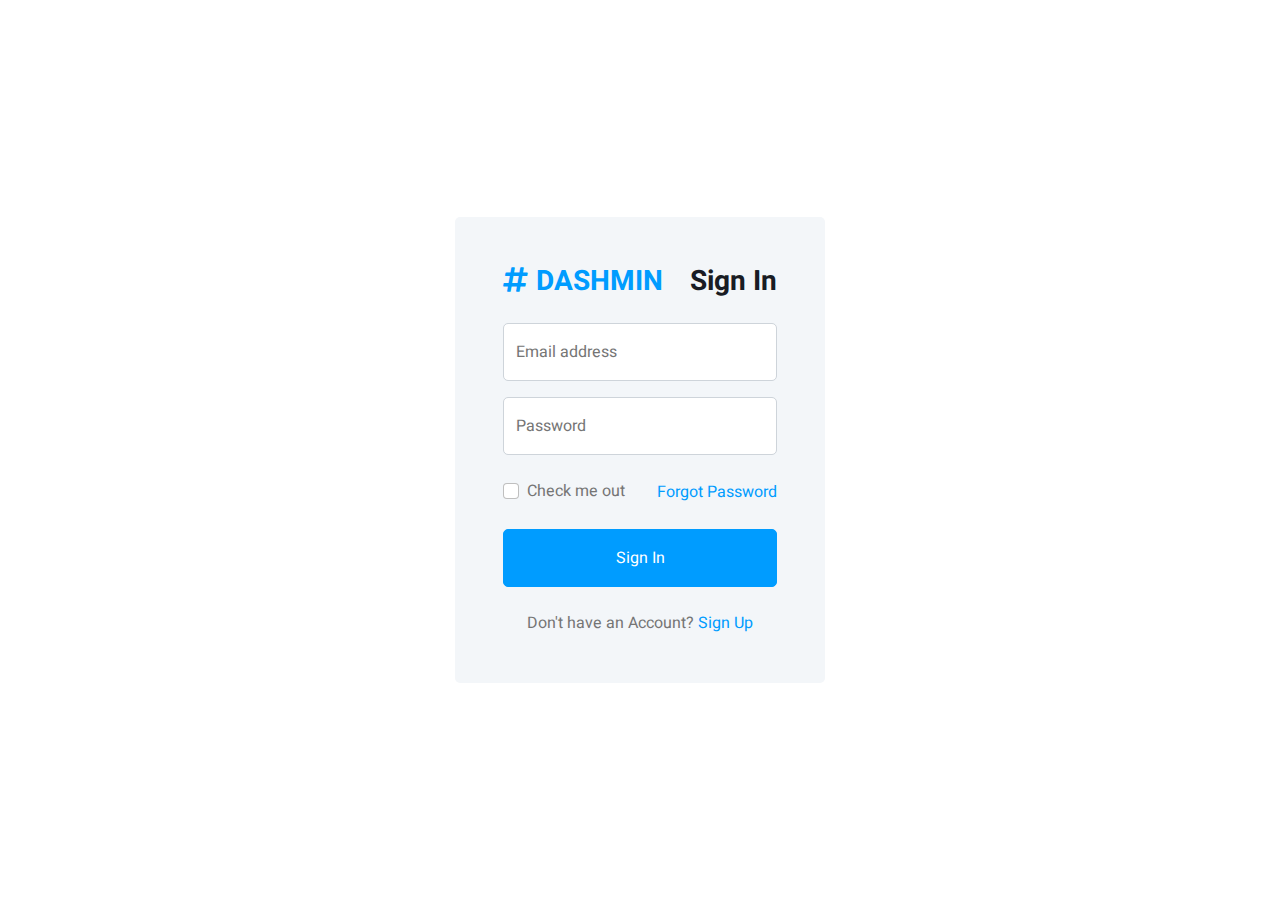
<file: PRJ381 Project - Template/signin.html>
<!DOCTYPE html>
<html lang="en">

<head>
    <meta charset="utf-8">
    <title>DASHMIN - Bootstrap Admin Template</title>
    <meta content="width=device-width, initial-scale=1.0" name="viewport">
    <meta content="" name="keywords">
    <meta content="" name="description">

    <!-- Favicon -->
    <link href="img/favicon.ico" rel="icon">

    <!-- Google Web Fonts -->
    <link rel="preconnect" href="https://fonts.googleapis.com">
    <link rel="preconnect" href="https://fonts.gstatic.com" crossorigin>
    <link href="https://fonts.googleapis.com/css2?family=Heebo:wght@400;500;600;700&display=swap" rel="stylesheet">
    
    <!-- Icon Font Stylesheet -->
    <link href="https://cdnjs.cloudflare.com/ajax/libs/font-awesome/5.10.0/css/all.min.css" rel="stylesheet">
    <link href="https://cdn.jsdelivr.net/npm/bootstrap-icons@1.4.1/font/bootstrap-icons.css" rel="stylesheet">

    <!-- Libraries Stylesheet -->
    <link href="lib/owlcarousel/assets/owl.carousel.min.css" rel="stylesheet">
    <link href="lib/tempusdominus/css/tempusdominus-bootstrap-4.min.css" rel="stylesheet" />

    <!-- Customized Bootstrap Stylesheet -->
    <link href="css/bootstrap.min.css" rel="stylesheet">

    <!-- Template Stylesheet -->
    <link href="css/style.css" rel="stylesheet">
</head>

<body>
    <div class="container-fluid position-relative bg-white d-flex p-0">
        <!-- Spinner Start -->
        <div id="spinner" class="show bg-white position-fixed translate-middle w-100 vh-100 top-50 start-50 d-flex align-items-center justify-content-center">
            <div class="spinner-border text-primary" style="width: 3rem; height: 3rem;" role="status">
                <span class="sr-only">Loading...</span>
            </div>
        </div>
        <!-- Spinner End -->


        <!-- Sign In Start -->
        <div class="container-fluid">
            <div class="row h-100 align-items-center justify-content-center" style="min-height: 100vh;">
                <div class="col-12 col-sm-8 col-md-6 col-lg-5 col-xl-4">
                    <div class="bg-light rounded p-4 p-sm-5 my-4 mx-3">
                        <div class="d-flex align-items-center justify-content-between mb-3">
                            <a href="index.html" class="">
                                <h3 class="text-primary"><i class="fa fa-hashtag me-2"></i>DASHMIN</h3>
                            </a>
                            <h3>Sign In</h3>
                        </div>
                        <div class="form-floating mb-3">
                            <input type="email" class="form-control" id="floatingInput" placeholder="name@example.com">
                            <label for="floatingInput">Email address</label>
                        </div>
                        <div class="form-floating mb-4">
                            <input type="password" class="form-control" id="floatingPassword" placeholder="Password">
                            <label for="floatingPassword">Password</label>
                        </div>
                        <div class="d-flex align-items-center justify-content-between mb-4">
                            <div class="form-check">
                                <input type="checkbox" class="form-check-input" id="exampleCheck1">
                                <label class="form-check-label" for="exampleCheck1">Check me out</label>
                            </div>
                            <a href="">Forgot Password</a>
                        </div>
                        <button type="submit" class="btn btn-primary py-3 w-100 mb-4">Sign In</button>
                        <p class="text-center mb-0">Don't have an Account? <a href="">Sign Up</a></p>
                    </div>
                </div>
            </div>
        </div>
        <!-- Sign In End -->
    </div>

    <!-- JavaScript Libraries -->
    <script src="https://code.jquery.com/jquery-3.4.1.min.js"></script>
    <script src="https://cdn.jsdelivr.net/npm/bootstrap@5.0.0/dist/js/bootstrap.bundle.min.js"></script>
    <script src="lib/chart/chart.min.js"></script>
    <script src="lib/easing/easing.min.js"></script>
    <script src="lib/waypoints/waypoints.min.js"></script>
    <script src="lib/owlcarousel/owl.carousel.min.js"></script>
    <script src="lib/tempusdominus/js/moment.min.js"></script>
    <script src="lib/tempusdominus/js/moment-timezone.min.js"></script>
    <script src="lib/tempusdominus/js/tempusdominus-bootstrap-4.min.js"></script>

    <!-- Template Javascript -->
    <script src="js/main.js"></script>
</body>

</html>
</file>
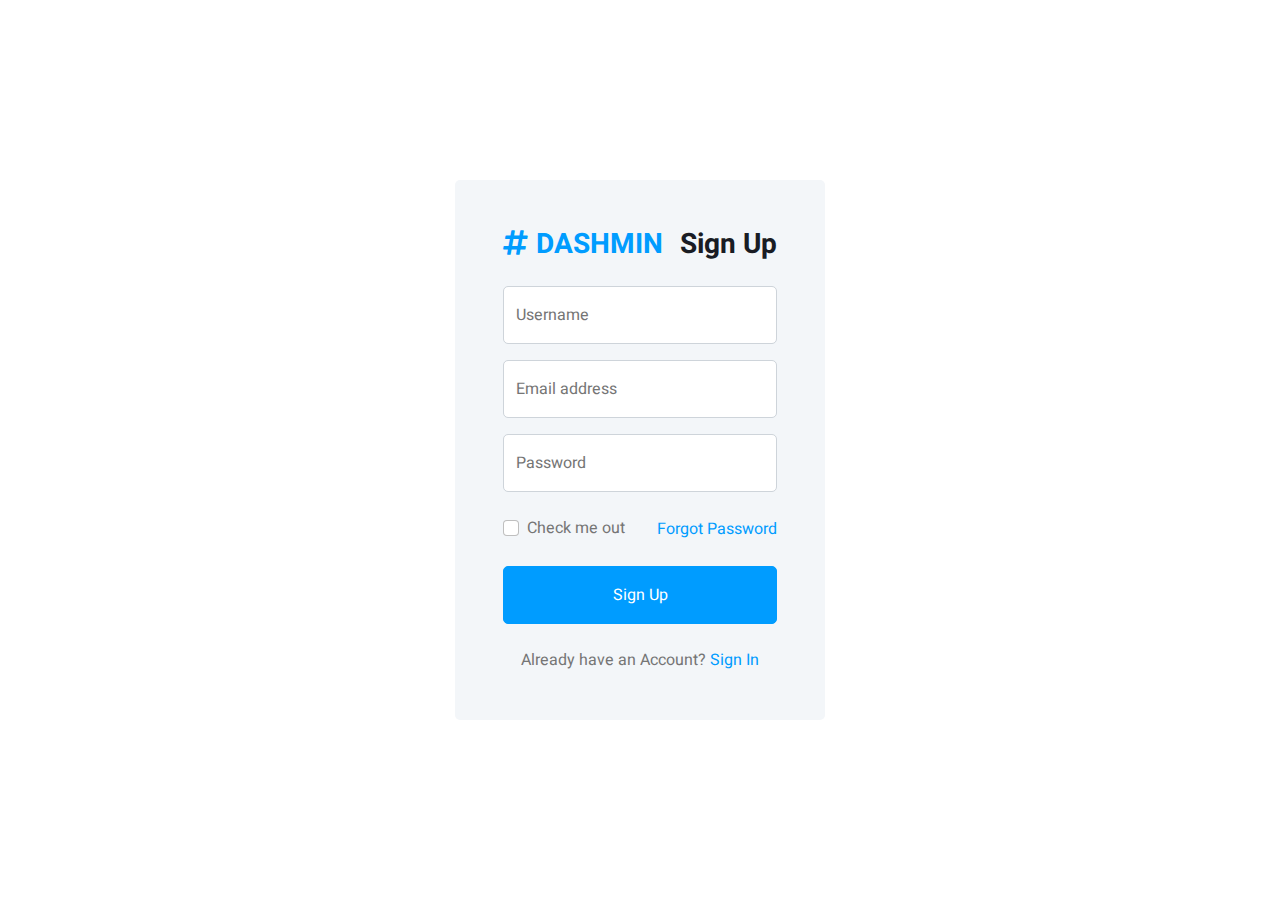
<file: PRJ381 Project - Template/signup.html>
<!DOCTYPE html>
<html lang="en">

<head>
    <meta charset="utf-8">
    <title>DASHMIN - Bootstrap Admin Template</title>
    <meta content="width=device-width, initial-scale=1.0" name="viewport">
    <meta content="" name="keywords">
    <meta content="" name="description">

    <!-- Favicon -->
    <link href="img/favicon.ico" rel="icon">

    <!-- Google Web Fonts -->
    <link rel="preconnect" href="https://fonts.googleapis.com">
    <link rel="preconnect" href="https://fonts.gstatic.com" crossorigin>
    <link href="https://fonts.googleapis.com/css2?family=Heebo:wght@400;500;600;700&display=swap" rel="stylesheet">
    
    <!-- Icon Font Stylesheet -->
    <link href="https://cdnjs.cloudflare.com/ajax/libs/font-awesome/5.10.0/css/all.min.css" rel="stylesheet">
    <link href="https://cdn.jsdelivr.net/npm/bootstrap-icons@1.4.1/font/bootstrap-icons.css" rel="stylesheet">

    <!-- Libraries Stylesheet -->
    <link href="lib/owlcarousel/assets/owl.carousel.min.css" rel="stylesheet">
    <link href="lib/tempusdominus/css/tempusdominus-bootstrap-4.min.css" rel="stylesheet" />

    <!-- Customized Bootstrap Stylesheet -->
    <link href="css/bootstrap.min.css" rel="stylesheet">

    <!-- Template Stylesheet -->
    <link href="css/style.css" rel="stylesheet">
</head>

<body>
    <div class="container-fluid position-relative bg-white d-flex p-0">
        <!-- Spinner Start -->
        <div id="spinner" class="show bg-white position-fixed translate-middle w-100 vh-100 top-50 start-50 d-flex align-items-center justify-content-center">
            <div class="spinner-border text-primary" style="width: 3rem; height: 3rem;" role="status">
                <span class="sr-only">Loading...</span>
            </div>
        </div>
        <!-- Spinner End -->


        <!-- Sign Up Start -->
        <div class="container-fluid">
            <div class="row h-100 align-items-center justify-content-center" style="min-height: 100vh;">
                <div class="col-12 col-sm-8 col-md-6 col-lg-5 col-xl-4">
                    <div class="bg-light rounded p-4 p-sm-5 my-4 mx-3">
                        <div class="d-flex align-items-center justify-content-between mb-3">
                            <a href="index.html" class="">
                                <h3 class="text-primary"><i class="fa fa-hashtag me-2"></i>DASHMIN</h3>
                            </a>
                            <h3>Sign Up</h3>
                        </div>
                        <div class="form-floating mb-3">
                            <input type="text" class="form-control" id="floatingText" placeholder="jhondoe">
                            <label for="floatingText">Username</label>
                        </div>
                        <div class="form-floating mb-3">
                            <input type="email" class="form-control" id="floatingInput" placeholder="name@example.com">
                            <label for="floatingInput">Email address</label>
                        </div>
                        <div class="form-floating mb-4">
                            <input type="password" class="form-control" id="floatingPassword" placeholder="Password">
                            <label for="floatingPassword">Password</label>
                        </div>
                        <div class="d-flex align-items-center justify-content-between mb-4">
                            <div class="form-check">
                                <input type="checkbox" class="form-check-input" id="exampleCheck1">
                                <label class="form-check-label" for="exampleCheck1">Check me out</label>
                            </div>
                            <a href="">Forgot Password</a>
                        </div>
                        <button type="submit" class="btn btn-primary py-3 w-100 mb-4">Sign Up</button>
                        <p class="text-center mb-0">Already have an Account? <a href="">Sign In</a></p>
                    </div>
                </div>
            </div>
        </div>
        <!-- Sign Up End -->
    </div>

    <!-- JavaScript Libraries -->
    <script src="https://code.jquery.com/jquery-3.4.1.min.js"></script>
    <script src="https://cdn.jsdelivr.net/npm/bootstrap@5.0.0/dist/js/bootstrap.bundle.min.js"></script>
    <script src="lib/chart/chart.min.js"></script>
    <script src="lib/easing/easing.min.js"></script>
    <script src="lib/waypoints/waypoints.min.js"></script>
    <script src="lib/owlcarousel/owl.carousel.min.js"></script>
    <script src="lib/tempusdominus/js/moment.min.js"></script>
    <script src="lib/tempusdominus/js/moment-timezone.min.js"></script>
    <script src="lib/tempusdominus/js/tempusdominus-bootstrap-4.min.js"></script>

    <!-- Template Javascript -->
    <script src="js/main.js"></script>
</body>

</html>
</file>
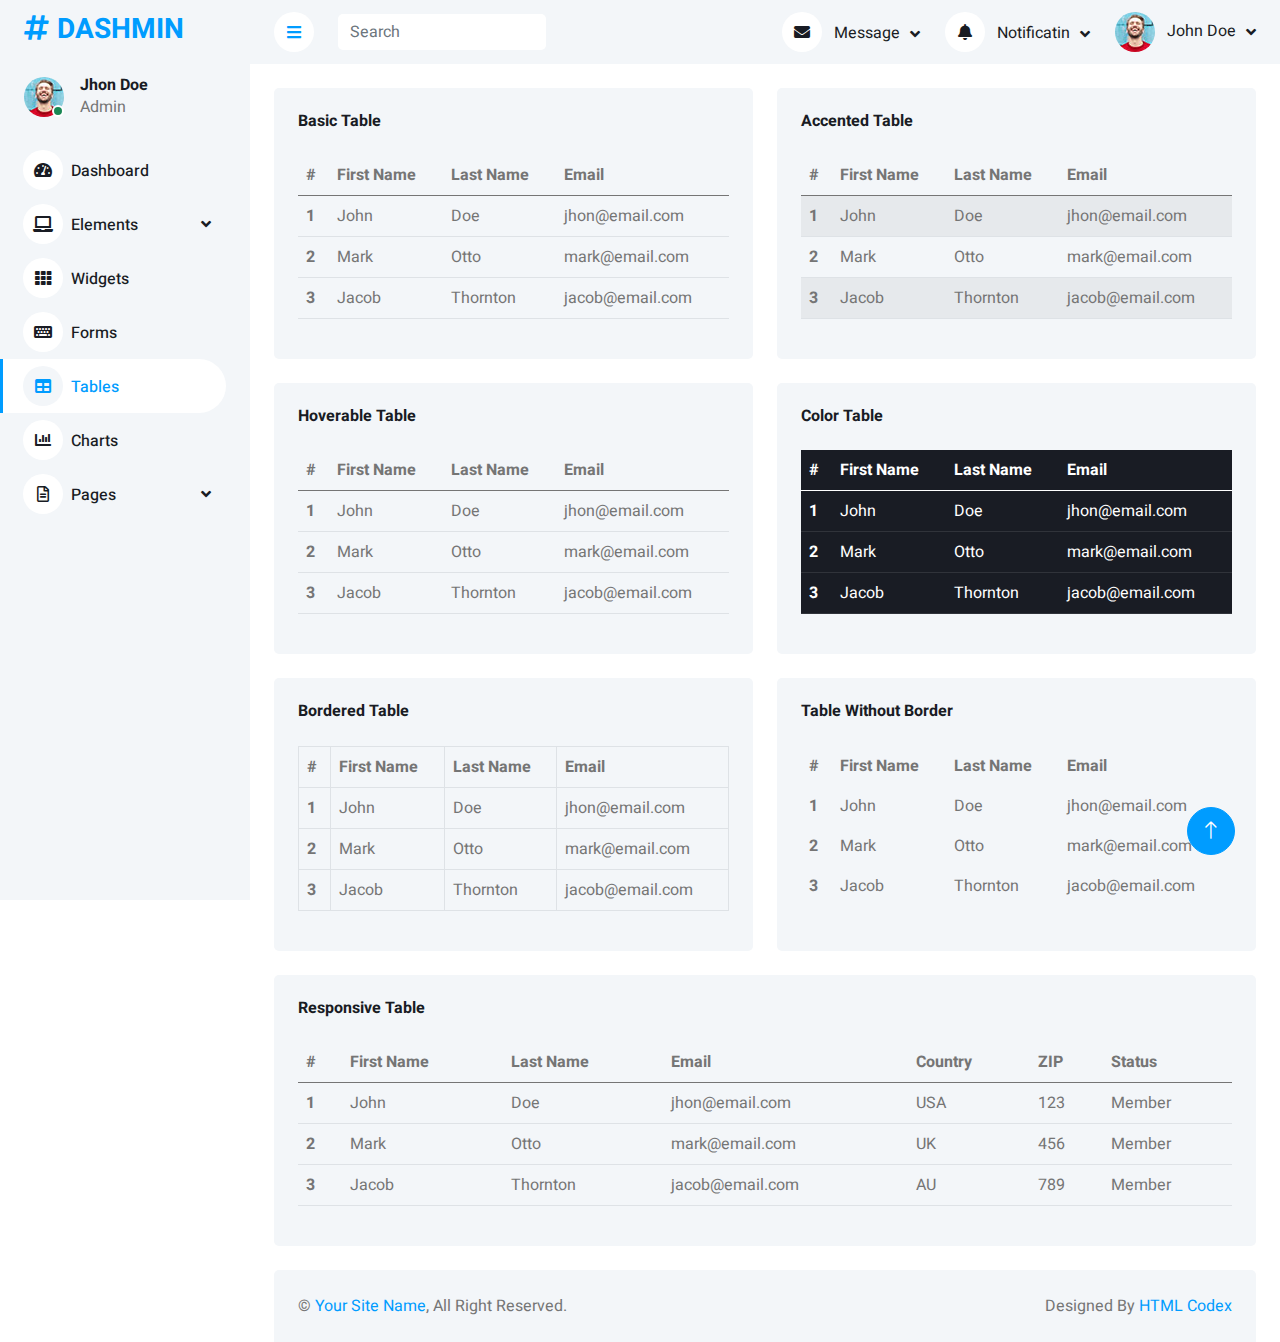
<file: PRJ381 Project - Template/table.html>
<!DOCTYPE html>
<html lang="en">

<head>
    <meta charset="utf-8">
    <title>DASHMIN - Bootstrap Admin Template</title>
    <meta content="width=device-width, initial-scale=1.0" name="viewport">
    <meta content="" name="keywords">
    <meta content="" name="description">

    <!-- Favicon -->
    <link href="img/favicon.ico" rel="icon">

    <!-- Google Web Fonts -->
    <link rel="preconnect" href="https://fonts.googleapis.com">
    <link rel="preconnect" href="https://fonts.gstatic.com" crossorigin>
    <link href="https://fonts.googleapis.com/css2?family=Heebo:wght@400;500;600;700&display=swap" rel="stylesheet">
    
    <!-- Icon Font Stylesheet -->
    <link href="https://cdnjs.cloudflare.com/ajax/libs/font-awesome/5.10.0/css/all.min.css" rel="stylesheet">
    <link href="https://cdn.jsdelivr.net/npm/bootstrap-icons@1.4.1/font/bootstrap-icons.css" rel="stylesheet">

    <!-- Libraries Stylesheet -->
    <link href="lib/owlcarousel/assets/owl.carousel.min.css" rel="stylesheet">
    <link href="lib/tempusdominus/css/tempusdominus-bootstrap-4.min.css" rel="stylesheet" />

    <!-- Customized Bootstrap Stylesheet -->
    <link href="css/bootstrap.min.css" rel="stylesheet">

    <!-- Template Stylesheet -->
    <link href="css/style.css" rel="stylesheet">
</head>

<body>
    <div class="container-fluid position-relative bg-white d-flex p-0">
        <!-- Spinner Start -->
        <div id="spinner" class="show bg-white position-fixed translate-middle w-100 vh-100 top-50 start-50 d-flex align-items-center justify-content-center">
            <div class="spinner-border text-primary" style="width: 3rem; height: 3rem;" role="status">
                <span class="sr-only">Loading...</span>
            </div>
        </div>
        <!-- Spinner End -->


        <!-- Sidebar Start -->
        <div class="sidebar pe-4 pb-3">
            <nav class="navbar bg-light navbar-light">
                <a href="index.html" class="navbar-brand mx-4 mb-3">
                    <h3 class="text-primary"><i class="fa fa-hashtag me-2"></i>DASHMIN</h3>
                </a>
                <div class="d-flex align-items-center ms-4 mb-4">
                    <div class="position-relative">
                        <img class="rounded-circle" src="img/user.jpg" alt="" style="width: 40px; height: 40px;">
                        <div class="bg-success rounded-circle border border-2 border-white position-absolute end-0 bottom-0 p-1"></div>
                    </div>
                    <div class="ms-3">
                        <h6 class="mb-0">Jhon Doe</h6>
                        <span>Admin</span>
                    </div>
                </div>
                <div class="navbar-nav w-100">
                    <a href="index.html" class="nav-item nav-link"><i class="fa fa-tachometer-alt me-2"></i>Dashboard</a>
                    <div class="nav-item dropdown">
                        <a href="#" class="nav-link dropdown-toggle" data-bs-toggle="dropdown"><i class="fa fa-laptop me-2"></i>Elements</a>
                        <div class="dropdown-menu bg-transparent border-0">
                            <a href="button.html" class="dropdown-item">Buttons</a>
                            <a href="typography.html" class="dropdown-item">Typography</a>
                            <a href="element.html" class="dropdown-item">Other Elements</a>
                        </div>
                    </div>
                    <a href="widget.html" class="nav-item nav-link"><i class="fa fa-th me-2"></i>Widgets</a>
                    <a href="form.html" class="nav-item nav-link"><i class="fa fa-keyboard me-2"></i>Forms</a>
                    <a href="table.html" class="nav-item nav-link active"><i class="fa fa-table me-2"></i>Tables</a>
                    <a href="chart.html" class="nav-item nav-link"><i class="fa fa-chart-bar me-2"></i>Charts</a>
                    <div class="nav-item dropdown">
                        <a href="#" class="nav-link dropdown-toggle" data-bs-toggle="dropdown"><i class="far fa-file-alt me-2"></i>Pages</a>
                        <div class="dropdown-menu bg-transparent border-0">
                            <a href="signin.html" class="dropdown-item">Sign In</a>
                            <a href="signup.html" class="dropdown-item">Sign Up</a>
                            <a href="404.html" class="dropdown-item">404 Error</a>
                            <a href="blank.html" class="dropdown-item">Blank Page</a>
                        </div>
                    </div>
                </div>
            </nav>
        </div>
        <!-- Sidebar End -->


        <!-- Content Start -->
        <div class="content">
            <!-- Navbar Start -->
            <nav class="navbar navbar-expand bg-light navbar-light sticky-top px-4 py-0">
                <a href="index.html" class="navbar-brand d-flex d-lg-none me-4">
                    <h2 class="text-primary mb-0"><i class="fa fa-hashtag"></i></h2>
                </a>
                <a href="#" class="sidebar-toggler flex-shrink-0">
                    <i class="fa fa-bars"></i>
                </a>
                <form class="d-none d-md-flex ms-4">
                    <input class="form-control border-0" type="search" placeholder="Search">
                </form>
                <div class="navbar-nav align-items-center ms-auto">
                    <div class="nav-item dropdown">
                        <a href="#" class="nav-link dropdown-toggle" data-bs-toggle="dropdown">
                            <i class="fa fa-envelope me-lg-2"></i>
                            <span class="d-none d-lg-inline-flex">Message</span>
                        </a>
                        <div class="dropdown-menu dropdown-menu-end bg-light border-0 rounded-0 rounded-bottom m-0">
                            <a href="#" class="dropdown-item">
                                <div class="d-flex align-items-center">
                                    <img class="rounded-circle" src="img/user.jpg" alt="" style="width: 40px; height: 40px;">
                                    <div class="ms-2">
                                        <h6 class="fw-normal mb-0">Jhon send you a message</h6>
                                        <small>15 minutes ago</small>
                                    </div>
                                </div>
                            </a>
                            <hr class="dropdown-divider">
                            <a href="#" class="dropdown-item">
                                <div class="d-flex align-items-center">
                                    <img class="rounded-circle" src="img/user.jpg" alt="" style="width: 40px; height: 40px;">
                                    <div class="ms-2">
                                        <h6 class="fw-normal mb-0">Jhon send you a message</h6>
                                        <small>15 minutes ago</small>
                                    </div>
                                </div>
                            </a>
                            <hr class="dropdown-divider">
                            <a href="#" class="dropdown-item">
                                <div class="d-flex align-items-center">
                                    <img class="rounded-circle" src="img/user.jpg" alt="" style="width: 40px; height: 40px;">
                                    <div class="ms-2">
                                        <h6 class="fw-normal mb-0">Jhon send you a message</h6>
                                        <small>15 minutes ago</small>
                                    </div>
                                </div>
                            </a>
                            <hr class="dropdown-divider">
                            <a href="#" class="dropdown-item text-center">See all message</a>
                        </div>
                    </div>
                    <div class="nav-item dropdown">
                        <a href="#" class="nav-link dropdown-toggle" data-bs-toggle="dropdown">
                            <i class="fa fa-bell me-lg-2"></i>
                            <span class="d-none d-lg-inline-flex">Notificatin</span>
                        </a>
                        <div class="dropdown-menu dropdown-menu-end bg-light border-0 rounded-0 rounded-bottom m-0">
                            <a href="#" class="dropdown-item">
                                <h6 class="fw-normal mb-0">Profile updated</h6>
                                <small>15 minutes ago</small>
                            </a>
                            <hr class="dropdown-divider">
                            <a href="#" class="dropdown-item">
                                <h6 class="fw-normal mb-0">New user added</h6>
                                <small>15 minutes ago</small>
                            </a>
                            <hr class="dropdown-divider">
                            <a href="#" class="dropdown-item">
                                <h6 class="fw-normal mb-0">Password changed</h6>
                                <small>15 minutes ago</small>
                            </a>
                            <hr class="dropdown-divider">
                            <a href="#" class="dropdown-item text-center">See all notifications</a>
                        </div>
                    </div>
                    <div class="nav-item dropdown">
                        <a href="#" class="nav-link dropdown-toggle" data-bs-toggle="dropdown">
                            <img class="rounded-circle me-lg-2" src="img/user.jpg" alt="" style="width: 40px; height: 40px;">
                            <span class="d-none d-lg-inline-flex">John Doe</span>
                        </a>
                        <div class="dropdown-menu dropdown-menu-end bg-light border-0 rounded-0 rounded-bottom m-0">
                            <a href="#" class="dropdown-item">My Profile</a>
                            <a href="#" class="dropdown-item">Settings</a>
                            <a href="#" class="dropdown-item">Log Out</a>
                        </div>
                    </div>
                </div>
            </nav>
            <!-- Navbar End -->


            <!-- Table Start -->
            <div class="container-fluid pt-4 px-4">
                <div class="row g-4">
                    <div class="col-sm-12 col-xl-6">
                        <div class="bg-light rounded h-100 p-4">
                            <h6 class="mb-4">Basic Table</h6>
                            <table class="table">
                                <thead>
                                    <tr>
                                        <th scope="col">#</th>
                                        <th scope="col">First Name</th>
                                        <th scope="col">Last Name</th>
                                        <th scope="col">Email</th>
                                    </tr>
                                </thead>
                                <tbody>
                                    <tr>
                                        <th scope="row">1</th>
                                        <td>John</td>
                                        <td>Doe</td>
                                        <td>jhon@email.com</td>
                                    </tr>
                                    <tr>
                                        <th scope="row">2</th>
                                        <td>Mark</td>
                                        <td>Otto</td>
                                        <td>mark@email.com</td>
                                    </tr>
                                    <tr>
                                        <th scope="row">3</th>
                                        <td>Jacob</td>
                                        <td>Thornton</td>
                                        <td>jacob@email.com</td>
                                    </tr>
                                </tbody>
                            </table>
                        </div>
                    </div>
                    <div class="col-sm-12 col-xl-6">
                        <div class="bg-light rounded h-100 p-4">
                            <h6 class="mb-4">Accented Table</h6>
                            <table class="table table-striped">
                                <thead>
                                    <tr>
                                        <th scope="col">#</th>
                                        <th scope="col">First Name</th>
                                        <th scope="col">Last Name</th>
                                        <th scope="col">Email</th>
                                    </tr>
                                </thead>
                                <tbody>
                                    <tr>
                                        <th scope="row">1</th>
                                        <td>John</td>
                                        <td>Doe</td>
                                        <td>jhon@email.com</td>
                                    </tr>
                                    <tr>
                                        <th scope="row">2</th>
                                        <td>Mark</td>
                                        <td>Otto</td>
                                        <td>mark@email.com</td>
                                    </tr>
                                    <tr>
                                        <th scope="row">3</th>
                                        <td>Jacob</td>
                                        <td>Thornton</td>
                                        <td>jacob@email.com</td>
                                    </tr>
                                </tbody>
                            </table>
                        </div>
                    </div>
                    <div class="col-sm-12 col-xl-6">
                        <div class="bg-light rounded h-100 p-4">
                            <h6 class="mb-4">Hoverable Table</h6>
                            <table class="table table-hover">
                                <thead>
                                    <tr>
                                        <th scope="col">#</th>
                                        <th scope="col">First Name</th>
                                        <th scope="col">Last Name</th>
                                        <th scope="col">Email</th>
                                    </tr>
                                </thead>
                                <tbody>
                                    <tr>
                                        <th scope="row">1</th>
                                        <td>John</td>
                                        <td>Doe</td>
                                        <td>jhon@email.com</td>
                                    </tr>
                                    <tr>
                                        <th scope="row">2</th>
                                        <td>Mark</td>
                                        <td>Otto</td>
                                        <td>mark@email.com</td>
                                    </tr>
                                    <tr>
                                        <th scope="row">3</th>
                                        <td>Jacob</td>
                                        <td>Thornton</td>
                                        <td>jacob@email.com</td>
                                    </tr>
                                </tbody>
                            </table>
                        </div>
                    </div>
                    <div class="col-sm-12 col-xl-6">
                        <div class="bg-light rounded h-100 p-4">
                            <h6 class="mb-4">Color Table</h6>
                            <table class="table table-dark">
                                <thead>
                                    <tr>
                                        <th scope="col">#</th>
                                        <th scope="col">First Name</th>
                                        <th scope="col">Last Name</th>
                                        <th scope="col">Email</th>
                                    </tr>
                                </thead>
                                <tbody>
                                    <tr>
                                        <th scope="row">1</th>
                                        <td>John</td>
                                        <td>Doe</td>
                                        <td>jhon@email.com</td>
                                    </tr>
                                    <tr>
                                        <th scope="row">2</th>
                                        <td>Mark</td>
                                        <td>Otto</td>
                                        <td>mark@email.com</td>
                                    </tr>
                                    <tr>
                                        <th scope="row">3</th>
                                        <td>Jacob</td>
                                        <td>Thornton</td>
                                        <td>jacob@email.com</td>
                                    </tr>
                                </tbody>
                            </table>
                        </div>
                    </div>
                    <div class="col-sm-12 col-xl-6">
                        <div class="bg-light rounded h-100 p-4">
                            <h6 class="mb-4">Bordered Table</h6>
                            <table class="table table-bordered">
                                <thead>
                                    <tr>
                                        <th scope="col">#</th>
                                        <th scope="col">First Name</th>
                                        <th scope="col">Last Name</th>
                                        <th scope="col">Email</th>
                                    </tr>
                                </thead>
                                <tbody>
                                    <tr>
                                        <th scope="row">1</th>
                                        <td>John</td>
                                        <td>Doe</td>
                                        <td>jhon@email.com</td>
                                    </tr>
                                    <tr>
                                        <th scope="row">2</th>
                                        <td>Mark</td>
                                        <td>Otto</td>
                                        <td>mark@email.com</td>
                                    </tr>
                                    <tr>
                                        <th scope="row">3</th>
                                        <td>Jacob</td>
                                        <td>Thornton</td>
                                        <td>jacob@email.com</td>
                                    </tr>
                                </tbody>
                            </table>
                        </div>
                    </div>
                    <div class="col-sm-12 col-xl-6">
                        <div class="bg-light rounded h-100 p-4">
                            <h6 class="mb-4">Table Without Border</h6>
                            <table class="table table-borderless">
                                <thead>
                                    <tr>
                                        <th scope="col">#</th>
                                        <th scope="col">First Name</th>
                                        <th scope="col">Last Name</th>
                                        <th scope="col">Email</th>
                                    </tr>
                                </thead>
                                <tbody>
                                    <tr>
                                        <th scope="row">1</th>
                                        <td>John</td>
                                        <td>Doe</td>
                                        <td>jhon@email.com</td>
                                    </tr>
                                    <tr>
                                        <th scope="row">2</th>
                                        <td>Mark</td>
                                        <td>Otto</td>
                                        <td>mark@email.com</td>
                                    </tr>
                                    <tr>
                                        <th scope="row">3</th>
                                        <td>Jacob</td>
                                        <td>Thornton</td>
                                        <td>jacob@email.com</td>
                                    </tr>
                                </tbody>
                            </table>
                        </div>
                    </div>
                    <div class="col-12">
                        <div class="bg-light rounded h-100 p-4">
                            <h6 class="mb-4">Responsive Table</h6>
                            <div class="table-responsive">
                                <table class="table">
                                    <thead>
                                        <tr>
                                            <th scope="col">#</th>
                                            <th scope="col">First Name</th>
                                            <th scope="col">Last Name</th>
                                            <th scope="col">Email</th>
                                            <th scope="col">Country</th>
                                            <th scope="col">ZIP</th>
                                            <th scope="col">Status</th>
                                        </tr>
                                    </thead>
                                    <tbody>
                                        <tr>
                                            <th scope="row">1</th>
                                            <td>John</td>
                                            <td>Doe</td>
                                            <td>jhon@email.com</td>
                                            <td>USA</td>
                                            <td>123</td>
                                            <td>Member</td>
                                        </tr>
                                        <tr>
                                            <th scope="row">2</th>
                                            <td>Mark</td>
                                            <td>Otto</td>
                                            <td>mark@email.com</td>
                                            <td>UK</td>
                                            <td>456</td>
                                            <td>Member</td>
                                        </tr>
                                        <tr>
                                            <th scope="row">3</th>
                                            <td>Jacob</td>
                                            <td>Thornton</td>
                                            <td>jacob@email.com</td>
                                            <td>AU</td>
                                            <td>789</td>
                                            <td>Member</td>
                                        </tr>
                                    </tbody>
                                </table>
                            </div>
                        </div>
                    </div>
                </div>
            </div>
            <!-- Table End -->


            <!-- Footer Start -->
            <div class="container-fluid pt-4 px-4">
                <div class="bg-light rounded-top p-4">
                    <div class="row">
                        <div class="col-12 col-sm-6 text-center text-sm-start">
                            &copy; <a href="#">Your Site Name</a>, All Right Reserved. 
                        </div>
                        <div class="col-12 col-sm-6 text-center text-sm-end">
                            <!--/*** This template is free as long as you keep the footer author’s credit link/attribution link/backlink. If you'd like to use the template without the footer author’s credit link/attribution link/backlink, you can purchase the Credit Removal License from "https://htmlcodex.com/credit-removal". Thank you for your support. ***/-->
                            Designed By <a href="https://htmlcodex.com">HTML Codex</a>
                        </div>
                    </div>
                </div>
            </div>
            <!-- Footer End -->
        </div>
        <!-- Content End -->


        <!-- Back to Top -->
        <a href="#" class="btn btn-lg btn-primary btn-lg-square back-to-top"><i class="bi bi-arrow-up"></i></a>
    </div>

    <!-- JavaScript Libraries -->
    <script src="https://code.jquery.com/jquery-3.4.1.min.js"></script>
    <script src="https://cdn.jsdelivr.net/npm/bootstrap@5.0.0/dist/js/bootstrap.bundle.min.js"></script>
    <script src="lib/chart/chart.min.js"></script>
    <script src="lib/easing/easing.min.js"></script>
    <script src="lib/waypoints/waypoints.min.js"></script>
    <script src="lib/owlcarousel/owl.carousel.min.js"></script>
    <script src="lib/tempusdominus/js/moment.min.js"></script>
    <script src="lib/tempusdominus/js/moment-timezone.min.js"></script>
    <script src="lib/tempusdominus/js/tempusdominus-bootstrap-4.min.js"></script>

    <!-- Template Javascript -->
    <script src="js/main.js"></script>
</body>

</html>
</file>
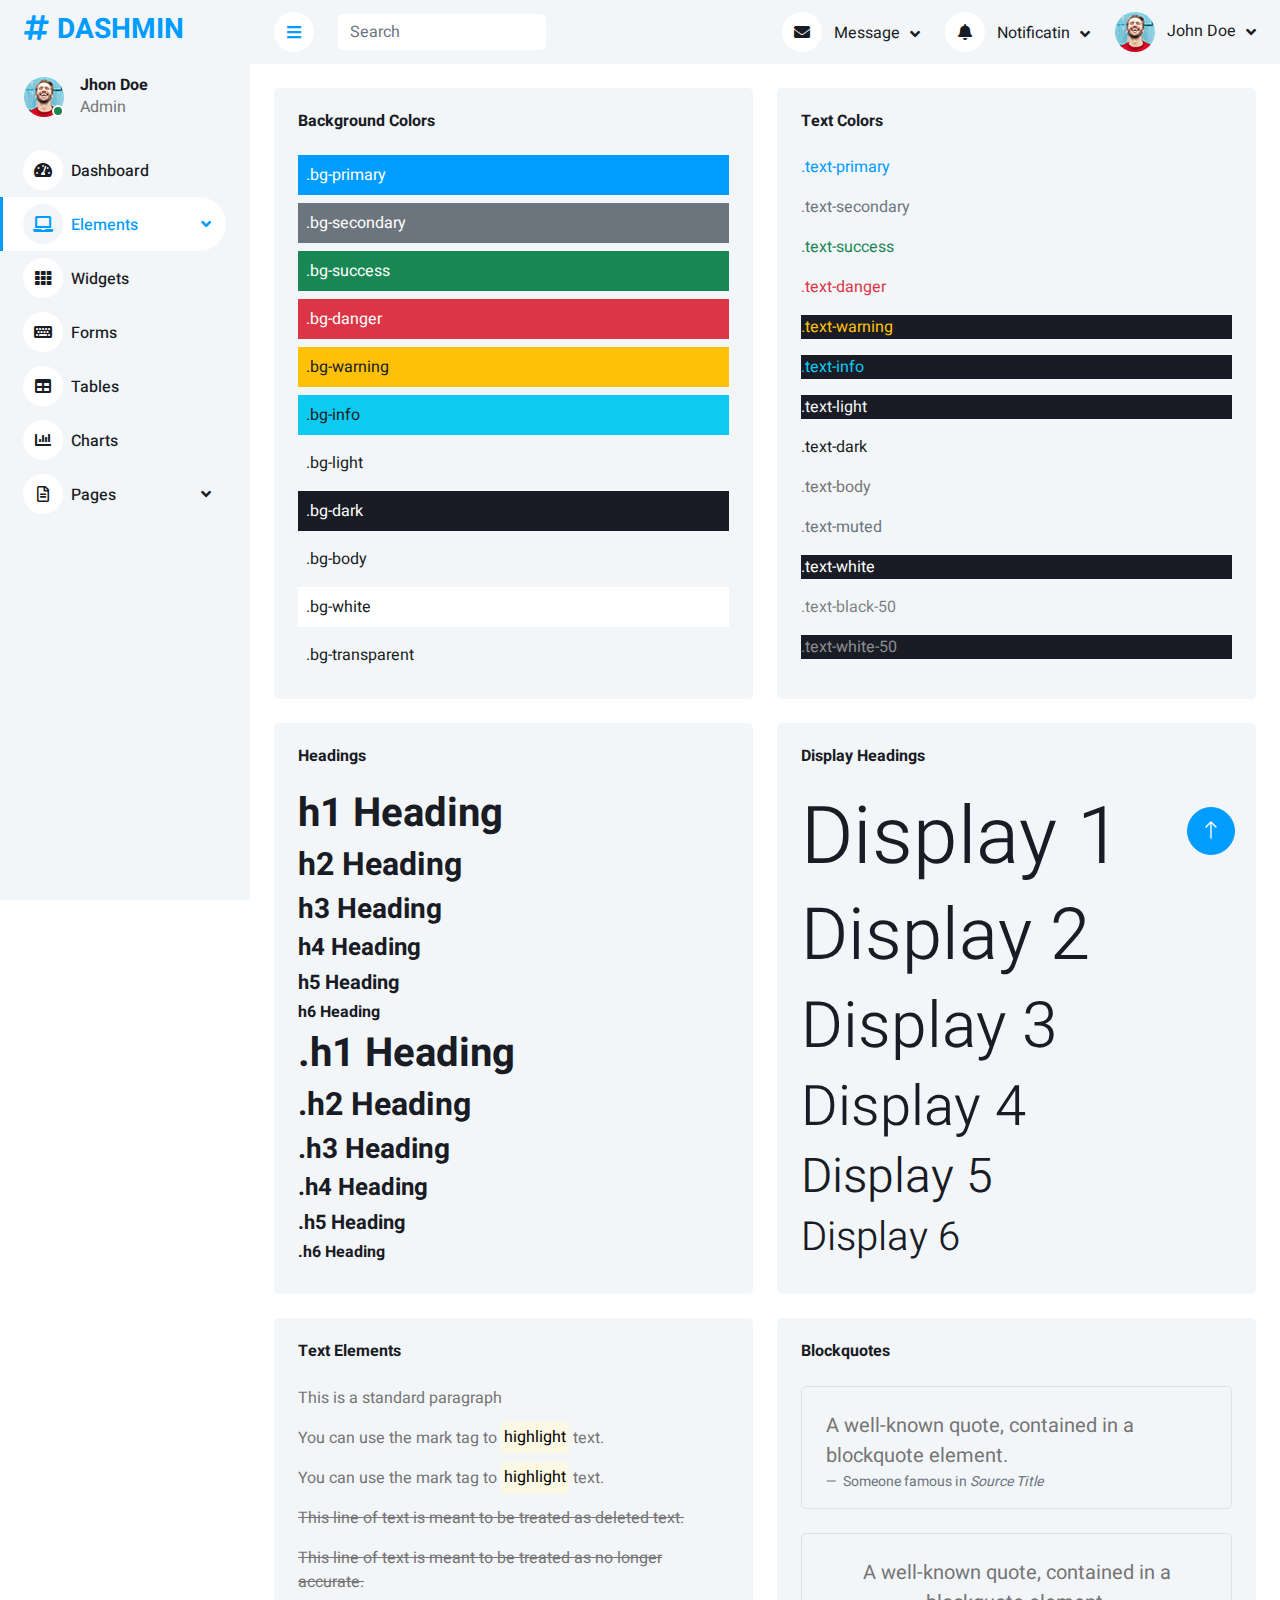
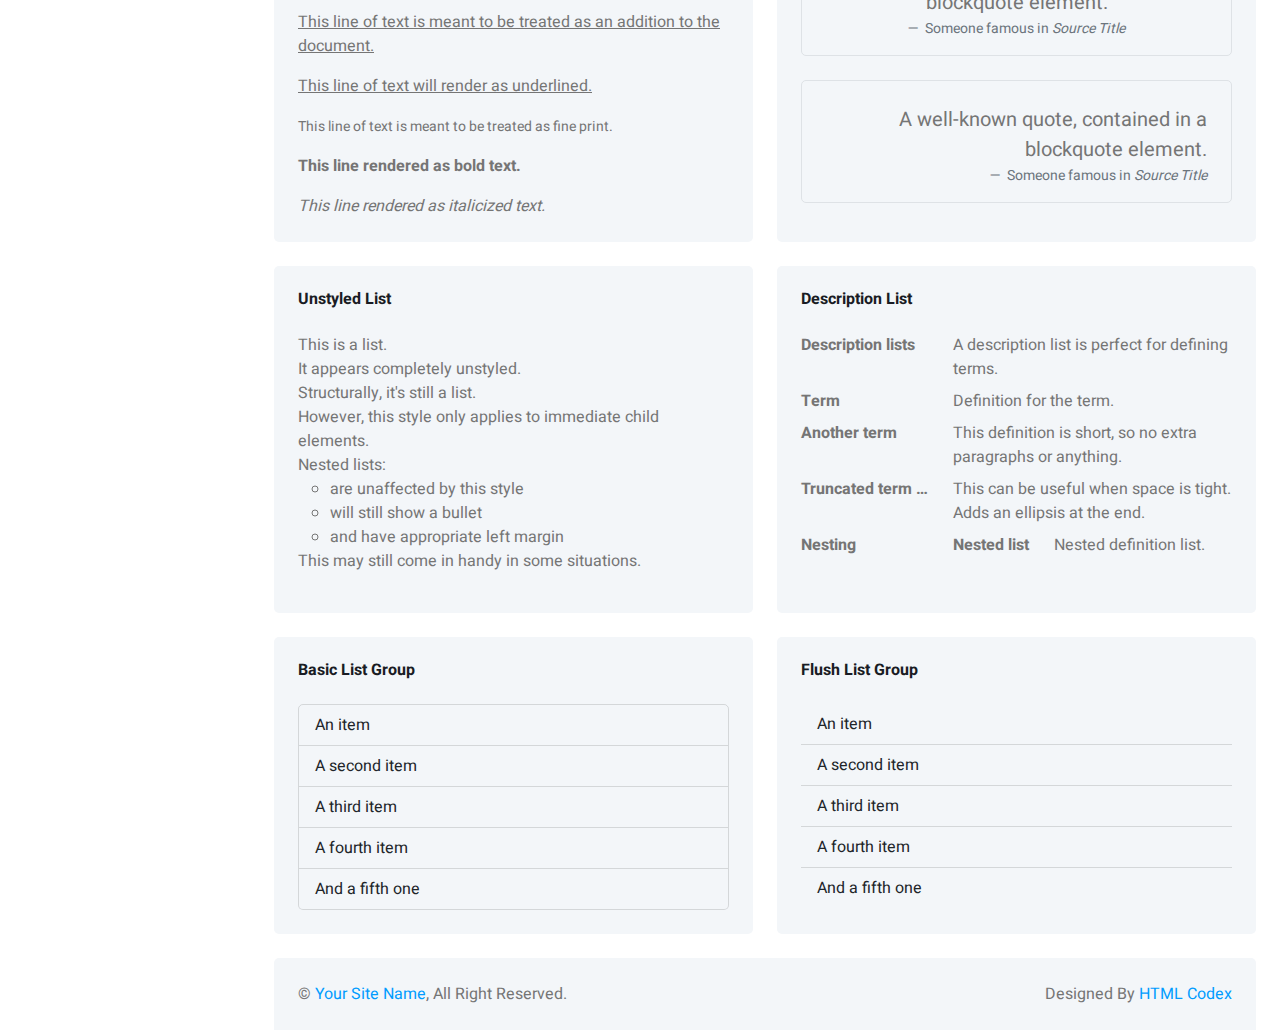
<file: PRJ381 Project - Template/typography.html>
<!DOCTYPE html>
<html lang="en">

<head>
    <meta charset="utf-8">
    <title>DASHMIN - Bootstrap Admin Template</title>
    <meta content="width=device-width, initial-scale=1.0" name="viewport">
    <meta content="" name="keywords">
    <meta content="" name="description">

    <!-- Favicon -->
    <link href="img/favicon.ico" rel="icon">

    <!-- Google Web Fonts -->
    <link rel="preconnect" href="https://fonts.googleapis.com">
    <link rel="preconnect" href="https://fonts.gstatic.com" crossorigin>
    <link href="https://fonts.googleapis.com/css2?family=Heebo:wght@400;500;600;700&display=swap" rel="stylesheet">
    
    <!-- Icon Font Stylesheet -->
    <link href="https://cdnjs.cloudflare.com/ajax/libs/font-awesome/5.10.0/css/all.min.css" rel="stylesheet">
    <link href="https://cdn.jsdelivr.net/npm/bootstrap-icons@1.4.1/font/bootstrap-icons.css" rel="stylesheet">

    <!-- Libraries Stylesheet -->
    <link href="lib/owlcarousel/assets/owl.carousel.min.css" rel="stylesheet">
    <link href="lib/tempusdominus/css/tempusdominus-bootstrap-4.min.css" rel="stylesheet" />

    <!-- Customized Bootstrap Stylesheet -->
    <link href="css/bootstrap.min.css" rel="stylesheet">

    <!-- Template Stylesheet -->
    <link href="css/style.css" rel="stylesheet">
</head>

<body>
    <div class="container-fluid position-relative bg-white d-flex p-0">
        <!-- Spinner Start -->
        <div id="spinner" class="show bg-white position-fixed translate-middle w-100 vh-100 top-50 start-50 d-flex align-items-center justify-content-center">
            <div class="spinner-border text-primary" style="width: 3rem; height: 3rem;" role="status">
                <span class="sr-only">Loading...</span>
            </div>
        </div>
        <!-- Spinner End -->


        <!-- Sidebar Start -->
        <div class="sidebar pe-4 pb-3">
            <nav class="navbar bg-light navbar-light">
                <a href="index.html" class="navbar-brand mx-4 mb-3">
                    <h3 class="text-primary"><i class="fa fa-hashtag me-2"></i>DASHMIN</h3>
                </a>
                <div class="d-flex align-items-center ms-4 mb-4">
                    <div class="position-relative">
                        <img class="rounded-circle" src="img/user.jpg" alt="" style="width: 40px; height: 40px;">
                        <div class="bg-success rounded-circle border border-2 border-white position-absolute end-0 bottom-0 p-1"></div>
                    </div>
                    <div class="ms-3">
                        <h6 class="mb-0">Jhon Doe</h6>
                        <span>Admin</span>
                    </div>
                </div>
                <div class="navbar-nav w-100">
                    <a href="index.html" class="nav-item nav-link"><i class="fa fa-tachometer-alt me-2"></i>Dashboard</a>
                    <div class="nav-item dropdown">
                        <a href="#" class="nav-link dropdown-toggle active" data-bs-toggle="dropdown"><i class="fa fa-laptop me-2"></i>Elements</a>
                        <div class="dropdown-menu bg-transparent border-0">
                            <a href="button.html" class="dropdown-item">Buttons</a>
                            <a href="typography.html" class="dropdown-item active">Typography</a>
                            <a href="element.html" class="dropdown-item">Other Elements</a>
                        </div>
                    </div>
                    <a href="widget.html" class="nav-item nav-link"><i class="fa fa-th me-2"></i>Widgets</a>
                    <a href="form.html" class="nav-item nav-link"><i class="fa fa-keyboard me-2"></i>Forms</a>
                    <a href="table.html" class="nav-item nav-link"><i class="fa fa-table me-2"></i>Tables</a>
                    <a href="chart.html" class="nav-item nav-link"><i class="fa fa-chart-bar me-2"></i>Charts</a>
                    <div class="nav-item dropdown">
                        <a href="#" class="nav-link dropdown-toggle" data-bs-toggle="dropdown"><i class="far fa-file-alt me-2"></i>Pages</a>
                        <div class="dropdown-menu bg-transparent border-0">
                            <a href="signin.html" class="dropdown-item">Sign In</a>
                            <a href="signup.html" class="dropdown-item">Sign Up</a>
                            <a href="404.html" class="dropdown-item">404 Error</a>
                            <a href="blank.html" class="dropdown-item">Blank Page</a>
                        </div>
                    </div>
                </div>
            </nav>
        </div>
        <!-- Sidebar End -->


        <!-- Content Start -->
        <div class="content">
            <!-- Navbar Start -->
            <nav class="navbar navbar-expand bg-light navbar-light sticky-top px-4 py-0">
                <a href="index.html" class="navbar-brand d-flex d-lg-none me-4">
                    <h2 class="text-primary mb-0"><i class="fa fa-hashtag"></i></h2>
                </a>
                <a href="#" class="sidebar-toggler flex-shrink-0">
                    <i class="fa fa-bars"></i>
                </a>
                <form class="d-none d-md-flex ms-4">
                    <input class="form-control border-0" type="search" placeholder="Search">
                </form>
                <div class="navbar-nav align-items-center ms-auto">
                    <div class="nav-item dropdown">
                        <a href="#" class="nav-link dropdown-toggle" data-bs-toggle="dropdown">
                            <i class="fa fa-envelope me-lg-2"></i>
                            <span class="d-none d-lg-inline-flex">Message</span>
                        </a>
                        <div class="dropdown-menu dropdown-menu-end bg-light border-0 rounded-0 rounded-bottom m-0">
                            <a href="#" class="dropdown-item">
                                <div class="d-flex align-items-center">
                                    <img class="rounded-circle" src="img/user.jpg" alt="" style="width: 40px; height: 40px;">
                                    <div class="ms-2">
                                        <h6 class="fw-normal mb-0">Jhon send you a message</h6>
                                        <small>15 minutes ago</small>
                                    </div>
                                </div>
                            </a>
                            <hr class="dropdown-divider">
                            <a href="#" class="dropdown-item">
                                <div class="d-flex align-items-center">
                                    <img class="rounded-circle" src="img/user.jpg" alt="" style="width: 40px; height: 40px;">
                                    <div class="ms-2">
                                        <h6 class="fw-normal mb-0">Jhon send you a message</h6>
                                        <small>15 minutes ago</small>
                                    </div>
                                </div>
                            </a>
                            <hr class="dropdown-divider">
                            <a href="#" class="dropdown-item">
                                <div class="d-flex align-items-center">
                                    <img class="rounded-circle" src="img/user.jpg" alt="" style="width: 40px; height: 40px;">
                                    <div class="ms-2">
                                        <h6 class="fw-normal mb-0">Jhon send you a message</h6>
                                        <small>15 minutes ago</small>
                                    </div>
                                </div>
                            </a>
                            <hr class="dropdown-divider">
                            <a href="#" class="dropdown-item text-center">See all message</a>
                        </div>
                    </div>
                    <div class="nav-item dropdown">
                        <a href="#" class="nav-link dropdown-toggle" data-bs-toggle="dropdown">
                            <i class="fa fa-bell me-lg-2"></i>
                            <span class="d-none d-lg-inline-flex">Notificatin</span>
                        </a>
                        <div class="dropdown-menu dropdown-menu-end bg-light border-0 rounded-0 rounded-bottom m-0">
                            <a href="#" class="dropdown-item">
                                <h6 class="fw-normal mb-0">Profile updated</h6>
                                <small>15 minutes ago</small>
                            </a>
                            <hr class="dropdown-divider">
                            <a href="#" class="dropdown-item">
                                <h6 class="fw-normal mb-0">New user added</h6>
                                <small>15 minutes ago</small>
                            </a>
                            <hr class="dropdown-divider">
                            <a href="#" class="dropdown-item">
                                <h6 class="fw-normal mb-0">Password changed</h6>
                                <small>15 minutes ago</small>
                            </a>
                            <hr class="dropdown-divider">
                            <a href="#" class="dropdown-item text-center">See all notifications</a>
                        </div>
                    </div>
                    <div class="nav-item dropdown">
                        <a href="#" class="nav-link dropdown-toggle" data-bs-toggle="dropdown">
                            <img class="rounded-circle me-lg-2" src="img/user.jpg" alt="" style="width: 40px; height: 40px;">
                            <span class="d-none d-lg-inline-flex">John Doe</span>
                        </a>
                        <div class="dropdown-menu dropdown-menu-end bg-light border-0 rounded-0 rounded-bottom m-0">
                            <a href="#" class="dropdown-item">My Profile</a>
                            <a href="#" class="dropdown-item">Settings</a>
                            <a href="#" class="dropdown-item">Log Out</a>
                        </div>
                    </div>
                </div>
            </nav>
            <!-- Navbar End -->


            <!-- Typography Start -->
            <div class="container-fluid pt-4 px-4">
                <div class="row g-4">
                    <div class="col-sm-12 col-xl-6">
                        <div class="bg-light rounded h-100 p-4">
                            <h6 class="mb-4">Background Colors</h6>
                            <div class="p-2 mb-2 bg-primary text-white">.bg-primary</div>
                            <div class="p-2 mb-2 bg-secondary text-white">.bg-secondary</div>
                            <div class="p-2 mb-2 bg-success text-white">.bg-success</div>
                            <div class="p-2 mb-2 bg-danger text-white">.bg-danger</div>
                            <div class="p-2 mb-2 bg-warning text-dark">.bg-warning</div>
                            <div class="p-2 mb-2 bg-info text-dark">.bg-info</div>
                            <div class="p-2 mb-2 bg-light text-dark">.bg-light</div>
                            <div class="p-2 mb-2 bg-dark text-white">.bg-dark</div>
                            <div class="p-2 mb-2 bg-body text-dark">.bg-body</div>
                            <div class="p-2 mb-2 bg-white text-dark">.bg-white</div>
                            <div class="p-2 mb-0 bg-transparent text-dark">.bg-transparent</div>
                        </div>
                    </div>
                    <div class="col-sm-12 col-xl-6">
                        <div class="bg-light rounded h-100 p-4">
                            <h6 class="mb-4">Text Colors</h6>
                            <p class="text-primary">.text-primary</p>
                            <p class="text-secondary">.text-secondary</p>
                            <p class="text-success">.text-success</p>
                            <p class="text-danger">.text-danger</p>
                            <p class="text-warning bg-dark">.text-warning</p>
                            <p class="text-info bg-dark">.text-info</p>
                            <p class="text-light bg-dark">.text-light</p>
                            <p class="text-dark">.text-dark</p>
                            <p class="text-body">.text-body</p>
                            <p class="text-muted">.text-muted</p>
                            <p class="text-white bg-dark">.text-white</p>
                            <p class="text-black-50">.text-black-50</p>
                            <p class="text-white-50 bg-dark mb-0">.text-white-50</p>
                        </div>
                    </div>
                    <div class="col-sm-12 col-xl-6">
                        <div class="bg-light rounded h-100 p-4">
                            <h6 class="mb-4">Headings</h6>
                            <h1>h1 Heading</h1>
                            <h2>h2 Heading</h2>
                            <h3>h3 Heading</h3>
                            <h4>h4 Heading</h4>
                            <h5>h5 Heading</h5>
                            <h6>h6 Heading</h6>
                            <p class="h1">.h1 Heading</p>
                            <p class="h2">.h2 Heading</p>
                            <p class="h3">.h3 Heading</p>
                            <p class="h4">.h4 Heading</p>
                            <p class="h5">.h5 Heading</p>
                            <p class="h6">.h6 Heading</p>
                        </div>
                    </div>
                    <div class="col-sm-12 col-xl-6">
                        <div class="bg-light rounded h-100 p-4">
                            <h6 class="mb-4">Display Headings</h6>
                            <h1 class="display-1">Display 1</h1>
                            <h1 class="display-2">Display 2</h1>
                            <h1 class="display-3">Display 3</h1>
                            <h1 class="display-4">Display 4</h1>
                            <h1 class="display-5">Display 5</h1>
                            <h1 class="display-6 mb-0">Display 6</h1>
                        </div>
                    </div>
                    <div class="col-sm-12 col-xl-6">
                        <div class="bg-light rounded h-100 p-4">
                            <h6 class="mb-4">Text Elements</h6>
                            <p>This is a standard paragraph</p>
                            <p>You can use the mark tag to <mark>highlight</mark> text.</p>
                            <p>You can use the mark tag to <mark>highlight</mark> text.</p>
                            <p><del>This line of text is meant to be treated as deleted text.</del></p>
                            <p><s>This line of text is meant to be treated as no longer accurate.</s></p>
                            <p><ins>This line of text is meant to be treated as an addition to the document.</ins></p>
                            <p><u>This line of text will render as underlined.</u></p>
                            <p><small>This line of text is meant to be treated as fine print.</small></p>
                            <p><strong>This line rendered as bold text.</strong></p>
                            <p class="mb-0"><em>This line rendered as italicized text.</em></p>
                        </div>
                    </div>
                    <div class="col-sm-12 col-xl-6">
                        <div class="bg-light rounded h-100 p-4">
                            <h6 class="mb-4">Blockquotes</h6>
                            <div class="border rounded p-4 pb-0 mb-4">
                                <figure>
                                    <blockquote class="blockquote">
                                        <p>A well-known quote, contained in a blockquote element.</p>
                                    </blockquote>
                                    <figcaption class="blockquote-footer">
                                        Someone famous in <cite title="Source Title">Source Title</cite>
                                    </figcaption>
                                </figure>
                            </div>
                            <div class="border rounded p-4 pb-0 mb-4">
                                <figure class="text-center">
                                    <blockquote class="blockquote">
                                        <p>A well-known quote, contained in a blockquote element.</p>
                                    </blockquote>
                                    <figcaption class="blockquote-footer">
                                        Someone famous in <cite title="Source Title">Source Title</cite>
                                    </figcaption>
                                </figure>
                            </div>
                            <div class="border rounded p-4 pb-0 mb-0">
                                <figure class="text-end">
                                    <blockquote class="blockquote">
                                        <p>A well-known quote, contained in a blockquote element.</p>
                                    </blockquote>
                                    <figcaption class="blockquote-footer">
                                        Someone famous in <cite title="Source Title">Source Title</cite>
                                    </figcaption>
                                </figure>
                            </div>
                        </div>
                    </div>
                    <div class="col-sm-12 col-xl-6">
                        <div class="bg-light rounded h-100 p-4">
                            <h6 class="mb-4">Unstyled List</h6>
                            <ul class="list-unstyled mb-0">
                                <li>This is a list.</li>
                                <li>It appears completely unstyled.</li>
                                <li>Structurally, it's still a list.</li>
                                <li>However, this style only applies to immediate child elements.</li>
                                <li>Nested lists:
                                    <ul>
                                        <li>are unaffected by this style</li>
                                        <li>will still show a bullet</li>
                                        <li>and have appropriate left margin</li>
                                    </ul>
                                </li>
                                <li>This may still come in handy in some situations.</li>
                            </ul>
                        </div>
                    </div>
                    <div class="col-sm-12 col-xl-6">
                        <div class="bg-light rounded h-100 p-4">
                            <h6 class="mb-4">Description List</h6>
                            <dl class="row mb-0">
                                <dt class="col-sm-4">Description lists</dt>
                                <dd class="col-sm-8">A description list is perfect for defining terms.</dd>

                                <dt class="col-sm-4">Term</dt>
                                <dd class="col-sm-8">Definition for the term.</dd>

                                <dt class="col-sm-4">Another term</dt>
                                <dd class="col-sm-8">This definition is short, so no extra paragraphs or anything.</dd>

                                <dt class="col-sm-4 text-truncate">Truncated term is truncated</dt>
                                <dd class="col-sm-8">This can be useful when space is tight. Adds an ellipsis at the
                                    end.</dd>

                                <dt class="col-sm-4">Nesting</dt>
                                <dd class="col-sm-8">
                                    <dl class="row">
                                        <dt class="col-sm-4">Nested list</dt>
                                        <dd class="col-sm-8">Nested definition list.</dd>
                                    </dl>
                                </dd>
                            </dl>
                        </div>
                    </div>
                    <div class="col-sm-12 col-xl-6">
                        <div class="bg-light rounded h-100 p-4">
                            <h6 class="mb-4">Basic List Group</h6>
                            <ul class="list-group">
                                <li class="list-group-item bg-transparent">An item</li>
                                <li class="list-group-item bg-transparent">A second item</li>
                                <li class="list-group-item bg-transparent">A third item</li>
                                <li class="list-group-item bg-transparent">A fourth item</li>
                                <li class="list-group-item bg-transparent">And a fifth one</li>
                            </ul>
                        </div>
                    </div>
                    <div class="col-sm-12 col-xl-6">
                        <div class="bg-light rounded h-100 p-4">
                            <h6 class="mb-4">Flush List Group</h6>
                            <ul class="list-group list-group-flush">
                                <li class="list-group-item bg-transparent">An item</li>
                                <li class="list-group-item bg-transparent">A second item</li>
                                <li class="list-group-item bg-transparent">A third item</li>
                                <li class="list-group-item bg-transparent">A fourth item</li>
                                <li class="list-group-item bg-transparent">And a fifth one</li>
                            </ul>
                        </div>
                    </div>
                </div>
            </div>
            <!-- Typography End -->


            <!-- Footer Start -->
            <div class="container-fluid pt-4 px-4">
                <div class="bg-light rounded-top p-4">
                    <div class="row">
                        <div class="col-12 col-sm-6 text-center text-sm-start">
                            &copy; <a href="#">Your Site Name</a>, All Right Reserved. 
                        </div>
                        <div class="col-12 col-sm-6 text-center text-sm-end">
                            <!--/*** This template is free as long as you keep the footer author’s credit link/attribution link/backlink. If you'd like to use the template without the footer author’s credit link/attribution link/backlink, you can purchase the Credit Removal License from "https://htmlcodex.com/credit-removal". Thank you for your support. ***/-->
                            Designed By <a href="https://htmlcodex.com">HTML Codex</a>
                        </div>
                    </div>
                </div>
            </div>
            <!-- Footer End -->
        </div>
        <!-- Content End -->


        <!-- Back to Top -->
        <a href="#" class="btn btn-lg btn-primary btn-lg-square back-to-top"><i class="bi bi-arrow-up"></i></a>
    </div>

    <!-- JavaScript Libraries -->
    <script src="https://code.jquery.com/jquery-3.4.1.min.js"></script>
    <script src="https://cdn.jsdelivr.net/npm/bootstrap@5.0.0/dist/js/bootstrap.bundle.min.js"></script>
    <script src="lib/chart/chart.min.js"></script>
    <script src="lib/easing/easing.min.js"></script>
    <script src="lib/waypoints/waypoints.min.js"></script>
    <script src="lib/owlcarousel/owl.carousel.min.js"></script>
    <script src="lib/tempusdominus/js/moment.min.js"></script>
    <script src="lib/tempusdominus/js/moment-timezone.min.js"></script>
    <script src="lib/tempusdominus/js/tempusdominus-bootstrap-4.min.js"></script>

    <!-- Template Javascript -->
    <script src="js/main.js"></script>
</body>

</html>
</file>
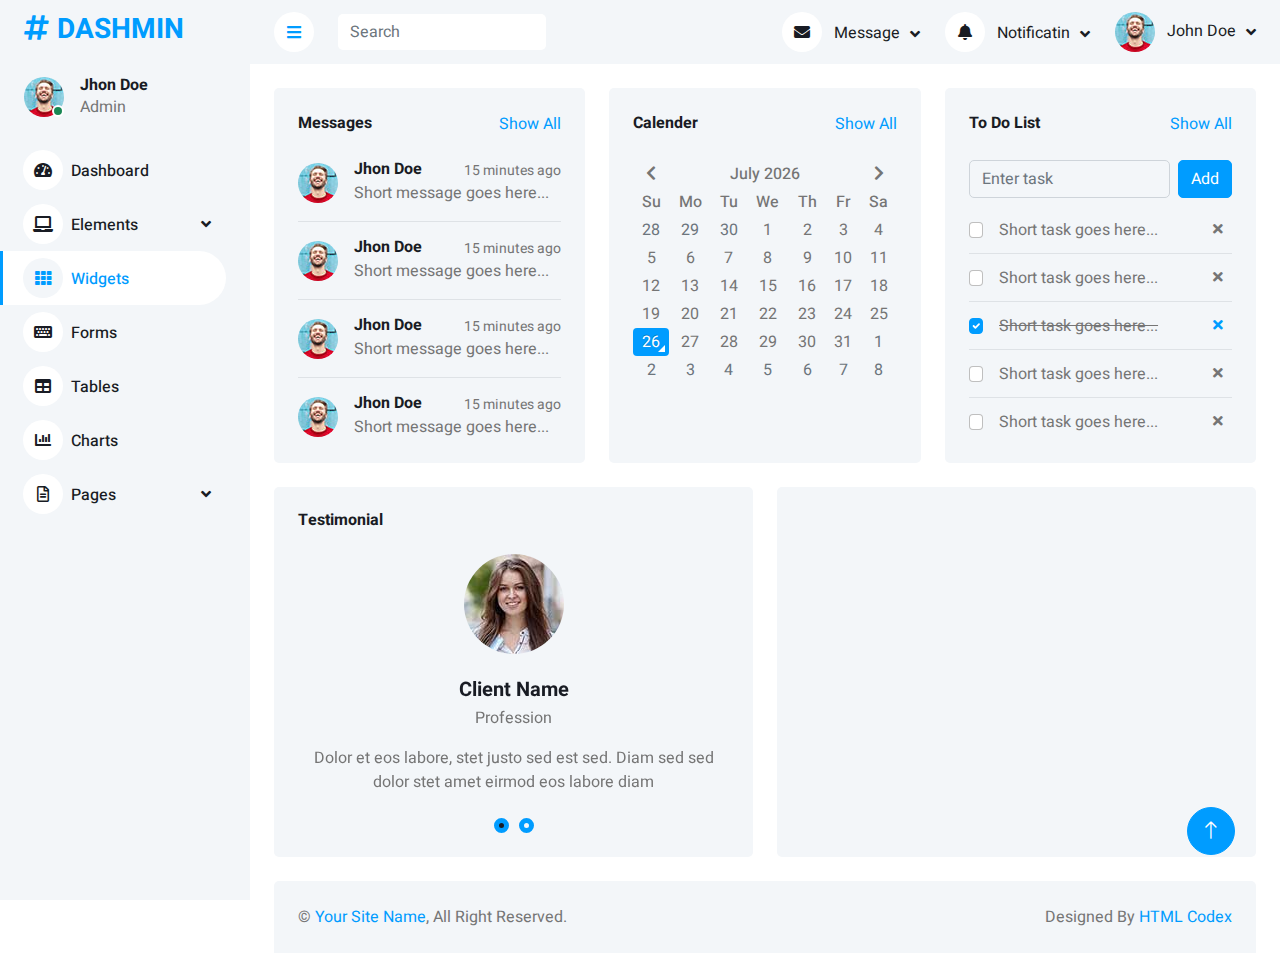
<file: PRJ381 Project - Template/widget.html>
<!DOCTYPE html>
<html lang="en">

<head>
    <meta charset="utf-8">
    <title>DASHMIN - Bootstrap Admin Template</title>
    <meta content="width=device-width, initial-scale=1.0" name="viewport">
    <meta content="" name="keywords">
    <meta content="" name="description">

    <!-- Favicon -->
    <link href="img/favicon.ico" rel="icon">

    <!-- Google Web Fonts -->
    <link rel="preconnect" href="https://fonts.googleapis.com">
    <link rel="preconnect" href="https://fonts.gstatic.com" crossorigin>
    <link href="https://fonts.googleapis.com/css2?family=Heebo:wght@400;500;600;700&display=swap" rel="stylesheet">
    
    <!-- Icon Font Stylesheet -->
    <link href="https://cdnjs.cloudflare.com/ajax/libs/font-awesome/5.10.0/css/all.min.css" rel="stylesheet">
    <link href="https://cdn.jsdelivr.net/npm/bootstrap-icons@1.4.1/font/bootstrap-icons.css" rel="stylesheet">

    <!-- Libraries Stylesheet -->
    <link href="lib/owlcarousel/assets/owl.carousel.min.css" rel="stylesheet">
    <link href="lib/tempusdominus/css/tempusdominus-bootstrap-4.min.css" rel="stylesheet" />

    <!-- Customized Bootstrap Stylesheet -->
    <link href="css/bootstrap.min.css" rel="stylesheet">

    <!-- Template Stylesheet -->
    <link href="css/style.css" rel="stylesheet">
</head>

<body>
    <div class="container-fluid position-relative bg-white d-flex p-0">
        <!-- Spinner Start -->
        <div id="spinner" class="show bg-white position-fixed translate-middle w-100 vh-100 top-50 start-50 d-flex align-items-center justify-content-center">
            <div class="spinner-border text-primary" style="width: 3rem; height: 3rem;" role="status">
                <span class="sr-only">Loading...</span>
            </div>
        </div>
        <!-- Spinner End -->


        <!-- Sidebar Start -->
        <div class="sidebar pe-4 pb-3">
            <nav class="navbar bg-light navbar-light">
                <a href="index.html" class="navbar-brand mx-4 mb-3">
                    <h3 class="text-primary"><i class="fa fa-hashtag me-2"></i>DASHMIN</h3>
                </a>
                <div class="d-flex align-items-center ms-4 mb-4">
                    <div class="position-relative">
                        <img class="rounded-circle" src="img/user.jpg" alt="" style="width: 40px; height: 40px;">
                        <div class="bg-success rounded-circle border border-2 border-white position-absolute end-0 bottom-0 p-1"></div>
                    </div>
                    <div class="ms-3">
                        <h6 class="mb-0">Jhon Doe</h6>
                        <span>Admin</span>
                    </div>
                </div>
                <div class="navbar-nav w-100">
                    <a href="index.html" class="nav-item nav-link"><i class="fa fa-tachometer-alt me-2"></i>Dashboard</a>
                    <div class="nav-item dropdown">
                        <a href="#" class="nav-link dropdown-toggle" data-bs-toggle="dropdown"><i class="fa fa-laptop me-2"></i>Elements</a>
                        <div class="dropdown-menu bg-transparent border-0">
                            <a href="button.html" class="dropdown-item">Buttons</a>
                            <a href="typography.html" class="dropdown-item">Typography</a>
                            <a href="element.html" class="dropdown-item">Other Elements</a>
                        </div>
                    </div>
                    <a href="widget.html" class="nav-item nav-link active"><i class="fa fa-th me-2"></i>Widgets</a>
                    <a href="form.html" class="nav-item nav-link"><i class="fa fa-keyboard me-2"></i>Forms</a>
                    <a href="table.html" class="nav-item nav-link"><i class="fa fa-table me-2"></i>Tables</a>
                    <a href="chart.html" class="nav-item nav-link"><i class="fa fa-chart-bar me-2"></i>Charts</a>
                    <div class="nav-item dropdown">
                        <a href="#" class="nav-link dropdown-toggle" data-bs-toggle="dropdown"><i class="far fa-file-alt me-2"></i>Pages</a>
                        <div class="dropdown-menu bg-transparent border-0">
                            <a href="signin.html" class="dropdown-item">Sign In</a>
                            <a href="signup.html" class="dropdown-item">Sign Up</a>
                            <a href="404.html" class="dropdown-item">404 Error</a>
                            <a href="blank.html" class="dropdown-item">Blank Page</a>
                        </div>
                    </div>
                </div>
            </nav>
        </div>
        <!-- Sidebar End -->


        <!-- Content Start -->
        <div class="content">
            <!-- Navbar Start -->
            <nav class="navbar navbar-expand bg-light navbar-light sticky-top px-4 py-0">
                <a href="index.html" class="navbar-brand d-flex d-lg-none me-4">
                    <h2 class="text-primary mb-0"><i class="fa fa-hashtag"></i></h2>
                </a>
                <a href="#" class="sidebar-toggler flex-shrink-0">
                    <i class="fa fa-bars"></i>
                </a>
                <form class="d-none d-md-flex ms-4">
                    <input class="form-control border-0" type="search" placeholder="Search">
                </form>
                <div class="navbar-nav align-items-center ms-auto">
                    <div class="nav-item dropdown">
                        <a href="#" class="nav-link dropdown-toggle" data-bs-toggle="dropdown">
                            <i class="fa fa-envelope me-lg-2"></i>
                            <span class="d-none d-lg-inline-flex">Message</span>
                        </a>
                        <div class="dropdown-menu dropdown-menu-end bg-light border-0 rounded-0 rounded-bottom m-0">
                            <a href="#" class="dropdown-item">
                                <div class="d-flex align-items-center">
                                    <img class="rounded-circle" src="img/user.jpg" alt="" style="width: 40px; height: 40px;">
                                    <div class="ms-2">
                                        <h6 class="fw-normal mb-0">Jhon send you a message</h6>
                                        <small>15 minutes ago</small>
                                    </div>
                                </div>
                            </a>
                            <hr class="dropdown-divider">
                            <a href="#" class="dropdown-item">
                                <div class="d-flex align-items-center">
                                    <img class="rounded-circle" src="img/user.jpg" alt="" style="width: 40px; height: 40px;">
                                    <div class="ms-2">
                                        <h6 class="fw-normal mb-0">Jhon send you a message</h6>
                                        <small>15 minutes ago</small>
                                    </div>
                                </div>
                            </a>
                            <hr class="dropdown-divider">
                            <a href="#" class="dropdown-item">
                                <div class="d-flex align-items-center">
                                    <img class="rounded-circle" src="img/user.jpg" alt="" style="width: 40px; height: 40px;">
                                    <div class="ms-2">
                                        <h6 class="fw-normal mb-0">Jhon send you a message</h6>
                                        <small>15 minutes ago</small>
                                    </div>
                                </div>
                            </a>
                            <hr class="dropdown-divider">
                            <a href="#" class="dropdown-item text-center">See all message</a>
                        </div>
                    </div>
                    <div class="nav-item dropdown">
                        <a href="#" class="nav-link dropdown-toggle" data-bs-toggle="dropdown">
                            <i class="fa fa-bell me-lg-2"></i>
                            <span class="d-none d-lg-inline-flex">Notificatin</span>
                        </a>
                        <div class="dropdown-menu dropdown-menu-end bg-light border-0 rounded-0 rounded-bottom m-0">
                            <a href="#" class="dropdown-item">
                                <h6 class="fw-normal mb-0">Profile updated</h6>
                                <small>15 minutes ago</small>
                            </a>
                            <hr class="dropdown-divider">
                            <a href="#" class="dropdown-item">
                                <h6 class="fw-normal mb-0">New user added</h6>
                                <small>15 minutes ago</small>
                            </a>
                            <hr class="dropdown-divider">
                            <a href="#" class="dropdown-item">
                                <h6 class="fw-normal mb-0">Password changed</h6>
                                <small>15 minutes ago</small>
                            </a>
                            <hr class="dropdown-divider">
                            <a href="#" class="dropdown-item text-center">See all notifications</a>
                        </div>
                    </div>
                    <div class="nav-item dropdown">
                        <a href="#" class="nav-link dropdown-toggle" data-bs-toggle="dropdown">
                            <img class="rounded-circle me-lg-2" src="img/user.jpg" alt="" style="width: 40px; height: 40px;">
                            <span class="d-none d-lg-inline-flex">John Doe</span>
                        </a>
                        <div class="dropdown-menu dropdown-menu-end bg-light border-0 rounded-0 rounded-bottom m-0">
                            <a href="#" class="dropdown-item">My Profile</a>
                            <a href="#" class="dropdown-item">Settings</a>
                            <a href="#" class="dropdown-item">Log Out</a>
                        </div>
                    </div>
                </div>
            </nav>
            <!-- Navbar End -->


            <!-- Chart Start -->
            <div class="container-fluid pt-4 px-4">
                <div class="row g-4">
                    <div class="col-sm-12 col-md-6 col-xl-4">
                        <div class="h-100 bg-light rounded p-4">
                            <div class="d-flex align-items-center justify-content-between mb-2">
                                <h6 class="mb-0">Messages</h6>
                                <a href="">Show All</a>
                            </div>
                            <div class="d-flex align-items-center border-bottom py-3">
                                <img class="rounded-circle flex-shrink-0" src="img/user.jpg" alt="" style="width: 40px; height: 40px;">
                                <div class="w-100 ms-3">
                                    <div class="d-flex w-100 justify-content-between">
                                        <h6 class="mb-0">Jhon Doe</h6>
                                        <small>15 minutes ago</small>
                                    </div>
                                    <span>Short message goes here...</span>
                                </div>
                            </div>
                            <div class="d-flex align-items-center border-bottom py-3">
                                <img class="rounded-circle flex-shrink-0" src="img/user.jpg" alt="" style="width: 40px; height: 40px;">
                                <div class="w-100 ms-3">
                                    <div class="d-flex w-100 justify-content-between">
                                        <h6 class="mb-0">Jhon Doe</h6>
                                        <small>15 minutes ago</small>
                                    </div>
                                    <span>Short message goes here...</span>
                                </div>
                            </div>
                            <div class="d-flex align-items-center border-bottom py-3">
                                <img class="rounded-circle flex-shrink-0" src="img/user.jpg" alt="" style="width: 40px; height: 40px;">
                                <div class="w-100 ms-3">
                                    <div class="d-flex w-100 justify-content-between">
                                        <h6 class="mb-0">Jhon Doe</h6>
                                        <small>15 minutes ago</small>
                                    </div>
                                    <span>Short message goes here...</span>
                                </div>
                            </div>
                            <div class="d-flex align-items-center pt-3">
                                <img class="rounded-circle flex-shrink-0" src="img/user.jpg" alt="" style="width: 40px; height: 40px;">
                                <div class="w-100 ms-3">
                                    <div class="d-flex w-100 justify-content-between">
                                        <h6 class="mb-0">Jhon Doe</h6>
                                        <small>15 minutes ago</small>
                                    </div>
                                    <span>Short message goes here...</span>
                                </div>
                            </div>
                        </div>
                    </div>
                    <div class="col-sm-12 col-md-6 col-xl-4">
                        <div class="h-100 bg-light rounded p-4">
                            <div class="d-flex align-items-center justify-content-between mb-4">
                                <h6 class="mb-0">Calender</h6>
                                <a href="">Show All</a>
                            </div>
                            <div id="calender"></div>
                        </div>
                    </div>
                    <div class="col-sm-12 col-md-6 col-xl-4">
                        <div class="h-100 bg-light rounded p-4">
                            <div class="d-flex align-items-center justify-content-between mb-4">
                                <h6 class="mb-0">To Do List</h6>
                                <a href="">Show All</a>
                            </div>
                            <div class="d-flex mb-2">
                                <input class="form-control bg-transparent" type="text" placeholder="Enter task">
                                <button type="button" class="btn btn-primary ms-2">Add</button>
                            </div>
                            <div class="d-flex align-items-center border-bottom py-2">
                                <input class="form-check-input m-0" type="checkbox">
                                <div class="w-100 ms-3">
                                    <div class="d-flex w-100 align-items-center justify-content-between">
                                        <span>Short task goes here...</span>
                                        <button class="btn btn-sm"><i class="fa fa-times"></i></button>
                                    </div>
                                </div>
                            </div>
                            <div class="d-flex align-items-center border-bottom py-2">
                                <input class="form-check-input m-0" type="checkbox">
                                <div class="w-100 ms-3">
                                    <div class="d-flex w-100 align-items-center justify-content-between">
                                        <span>Short task goes here...</span>
                                        <button class="btn btn-sm"><i class="fa fa-times"></i></button>
                                    </div>
                                </div>
                            </div>
                            <div class="d-flex align-items-center border-bottom py-2">
                                <input class="form-check-input m-0" type="checkbox" checked>
                                <div class="w-100 ms-3">
                                    <div class="d-flex w-100 align-items-center justify-content-between">
                                        <span><del>Short task goes here...</del></span>
                                        <button class="btn btn-sm text-primary"><i class="fa fa-times"></i></button>
                                    </div>
                                </div>
                            </div>
                            <div class="d-flex align-items-center border-bottom py-2">
                                <input class="form-check-input m-0" type="checkbox">
                                <div class="w-100 ms-3">
                                    <div class="d-flex w-100 align-items-center justify-content-between">
                                        <span>Short task goes here...</span>
                                        <button class="btn btn-sm"><i class="fa fa-times"></i></button>
                                    </div>
                                </div>
                            </div>
                            <div class="d-flex align-items-center pt-2">
                                <input class="form-check-input m-0" type="checkbox">
                                <div class="w-100 ms-3">
                                    <div class="d-flex w-100 align-items-center justify-content-between">
                                        <span>Short task goes here...</span>
                                        <button class="btn btn-sm"><i class="fa fa-times"></i></button>
                                    </div>
                                </div>
                            </div>
                        </div>
                    </div>
                    <div class="col-sm-12 col-xl-6">
                        <div class="bg-light rounded h-100 p-4">
                            <h6 class="mb-4">Testimonial</h6>
                            <div class="owl-carousel testimonial-carousel">
                                <div class="testimonial-item text-center">
                                    <img class="img-fluid rounded-circle mx-auto mb-4" src="img/testimonial-1.jpg" style="width: 100px; height: 100px;">
                                    <h5 class="mb-1">Client Name</h5>
                                    <p>Profession</p>
                                    <p class="mb-0">Dolor et eos labore, stet justo sed est sed. Diam sed sed dolor stet amet eirmod eos labore diam</p>
                                </div>
                                <div class="testimonial-item text-center">
                                    <img class="img-fluid rounded-circle mx-auto mb-4" src="img/testimonial-2.jpg" style="width: 100px; height: 100px;">
                                    <h5 class="mb-1">Client Name</h5>
                                    <p>Profession</p>
                                    <p class="mb-0">Dolor et eos labore, stet justo sed est sed. Diam sed sed dolor stet amet eirmod eos labore diam</p>
                                </div>
                            </div>
                        </div>
                    </div>
                    <div class="col-sm-12 col-xl-6">
                        <div class="bg-light rounded h-100 p-4">
                            <iframe class="position-relative rounded w-100 h-100"
                            src="https://www.google.com/maps/embed?pb=!1m18!1m12!1m3!1d3001156.4288297426!2d-78.01371936852176!3d42.72876761954724!2m3!1f0!2f0!3f0!3m2!1i1024!2i768!4f13.1!3m3!1m2!1s0x4ccc4bf0f123a5a9%3A0xddcfc6c1de189567!2sNew%20York%2C%20USA!5e0!3m2!1sen!2sbd!4v1603794290143!5m2!1sen!2sbd"
                            frameborder="0" style="border:0;" allowfullscreen="" aria-hidden="false"
                            tabindex="0"></iframe>
                        </div>
                    </div>
                </div>
            </div>
            <!-- Chart End -->


            <!-- Footer Start -->
            <div class="container-fluid pt-4 px-4">
                <div class="bg-light rounded-top p-4">
                    <div class="row">
                        <div class="col-12 col-sm-6 text-center text-sm-start">
                            &copy; <a href="#">Your Site Name</a>, All Right Reserved. 
                        </div>
                        <div class="col-12 col-sm-6 text-center text-sm-end">
                            <!--/*** This template is free as long as you keep the footer author’s credit link/attribution link/backlink. If you'd like to use the template without the footer author’s credit link/attribution link/backlink, you can purchase the Credit Removal License from "https://htmlcodex.com/credit-removal". Thank you for your support. ***/-->
                            Designed By <a href="https://htmlcodex.com">HTML Codex</a>
                        </div>
                    </div>
                </div>
            </div>
            <!-- Footer End -->
        </div>
        <!-- Content End -->


        <!-- Back to Top -->
        <a href="#" class="btn btn-lg btn-primary btn-lg-square back-to-top"><i class="bi bi-arrow-up"></i></a>
    </div>

    <!-- JavaScript Libraries -->
    <script src="https://code.jquery.com/jquery-3.4.1.min.js"></script>
    <script src="https://cdn.jsdelivr.net/npm/bootstrap@5.0.0/dist/js/bootstrap.bundle.min.js"></script>
    <script src="lib/chart/chart.min.js"></script>
    <script src="lib/easing/easing.min.js"></script>
    <script src="lib/waypoints/waypoints.min.js"></script>
    <script src="lib/owlcarousel/owl.carousel.min.js"></script>
    <script src="lib/tempusdominus/js/moment.min.js"></script>
    <script src="lib/tempusdominus/js/moment-timezone.min.js"></script>
    <script src="lib/tempusdominus/js/tempusdominus-bootstrap-4.min.js"></script>

    <!-- Template Javascript -->
    <script src="js/main.js"></script>
</body>

</html>
</file>
<file: PRJ381 Project - Template/css/style.css>
/********** Template CSS **********/
:root {
    --primary: #009CFF;
    --light: #F3F6F9;
    --dark: #191C24;
}

.back-to-top {
    position: fixed;
    display: none;
    right: 45px;
    bottom: 45px;
    z-index: 99;
}


/*** Spinner ***/
#spinner {
    opacity: 0;
    visibility: hidden;
    transition: opacity .5s ease-out, visibility 0s linear .5s;
    z-index: 99999;
}

#spinner.show {
    transition: opacity .5s ease-out, visibility 0s linear 0s;
    visibility: visible;
    opacity: 1;
}


/*** Button ***/
.btn {
    transition: .5s;
}

.btn.btn-primary {
    color: #FFFFFF;
}

.btn-square {
    width: 38px;
    height: 38px;
}

.btn-sm-square {
    width: 32px;
    height: 32px;
}

.btn-lg-square {
    width: 48px;
    height: 48px;
}

.btn-square,
.btn-sm-square,
.btn-lg-square {
    padding: 0;
    display: inline-flex;
    align-items: center;
    justify-content: center;
    font-weight: normal;
    border-radius: 50px;
}


/*** Layout ***/
.sidebar {
    position: fixed;
    top: 0;
    left: 0;
    bottom: 0;
    width: 250px;
    height: 100vh;
    overflow-y: auto;
    background: var(--light);
    transition: 0.5s;
    z-index: 999;
}

.content {
    margin-left: 250px;
    min-height: 100vh;
    background: #FFFFFF;
    transition: 0.5s;
}

@media (min-width: 992px) {
    .sidebar {
        margin-left: 0;
    }

    .sidebar.open {
        margin-left: -250px;
    }

    .content {
        width: calc(100% - 250px);
    }

    .content.open {
        width: 100%;
        margin-left: 0;
    }
}

@media (max-width: 991.98px) {
    .sidebar {
        margin-left: -250px;
    }

    .sidebar.open {
        margin-left: 0;
    }

    .content {
        width: 100%;
        margin-left: 0;
    }
}


/*** Navbar ***/
.sidebar .navbar .navbar-nav .nav-link {
    padding: 7px 20px;
    color: var(--dark);
    font-weight: 500;
    border-left: 3px solid var(--light);
    border-radius: 0 30px 30px 0;
    outline: none;
}

.sidebar .navbar .navbar-nav .nav-link:hover,
.sidebar .navbar .navbar-nav .nav-link.active {
    color: var(--primary);
    background: #FFFFFF;
    border-color: var(--primary);
}

.sidebar .navbar .navbar-nav .nav-link i {
    width: 40px;
    height: 40px;
    display: inline-flex;
    align-items: center;
    justify-content: center;
    background: #FFFFFF;
    border-radius: 40px;
}

.sidebar .navbar .navbar-nav .nav-link:hover i,
.sidebar .navbar .navbar-nav .nav-link.active i {
    background: var(--light);
}

.sidebar .navbar .dropdown-toggle::after {
    position: absolute;
    top: 15px;
    right: 15px;
    border: none;
    content: "\f107";
    font-family: "Font Awesome 5 Free";
    font-weight: 900;
    transition: .5s;
}

.sidebar .navbar .dropdown-toggle[aria-expanded=true]::after {
    transform: rotate(-180deg);
}

.sidebar .navbar .dropdown-item {
    padding-left: 25px;
    border-radius: 0 30px 30px 0;
}

.content .navbar .navbar-nav .nav-link {
    margin-left: 25px;
    padding: 12px 0;
    color: var(--dark);
    outline: none;
}

.content .navbar .navbar-nav .nav-link:hover,
.content .navbar .navbar-nav .nav-link.active {
    color: var(--primary);
}

.content .navbar .sidebar-toggler,
.content .navbar .navbar-nav .nav-link i {
    width: 40px;
    height: 40px;
    display: inline-flex;
    align-items: center;
    justify-content: center;
    background: #FFFFFF;
    border-radius: 40px;
}

.content .navbar .dropdown-toggle::after {
    margin-left: 6px;
    vertical-align: middle;
    border: none;
    content: "\f107";
    font-family: "Font Awesome 5 Free";
    font-weight: 900;
    transition: .5s;
}

.content .navbar .dropdown-toggle[aria-expanded=true]::after {
    transform: rotate(-180deg);
}

@media (max-width: 575.98px) {
    .content .navbar .navbar-nav .nav-link {
        margin-left: 15px;
    }
}


/*** Date Picker ***/
.bootstrap-datetimepicker-widget.bottom {
    top: auto !important;
}

.bootstrap-datetimepicker-widget .table * {
    border-bottom-width: 0px;
}

.bootstrap-datetimepicker-widget .table th {
    font-weight: 500;
}

.bootstrap-datetimepicker-widget.dropdown-menu {
    padding: 10px;
    border-radius: 2px;
}

.bootstrap-datetimepicker-widget table td.active,
.bootstrap-datetimepicker-widget table td.active:hover {
    background: var(--primary);
}

.bootstrap-datetimepicker-widget table td.today::before {
    border-bottom-color: var(--primary);
}


/*** Testimonial ***/
.progress .progress-bar {
    width: 0px;
    transition: 2s;
}


/*** Testimonial ***/
.testimonial-carousel .owl-dots {
    margin-top: 24px;
    display: flex;
    align-items: flex-end;
    justify-content: center;
}

.testimonial-carousel .owl-dot {
    position: relative;
    display: inline-block;
    margin: 0 5px;
    width: 15px;
    height: 15px;
    border: 5px solid var(--primary);
    border-radius: 15px;
    transition: .5s;
}

.testimonial-carousel .owl-dot.active {
    background: var(--dark);
    border-color: var(--primary);
}
</file>
